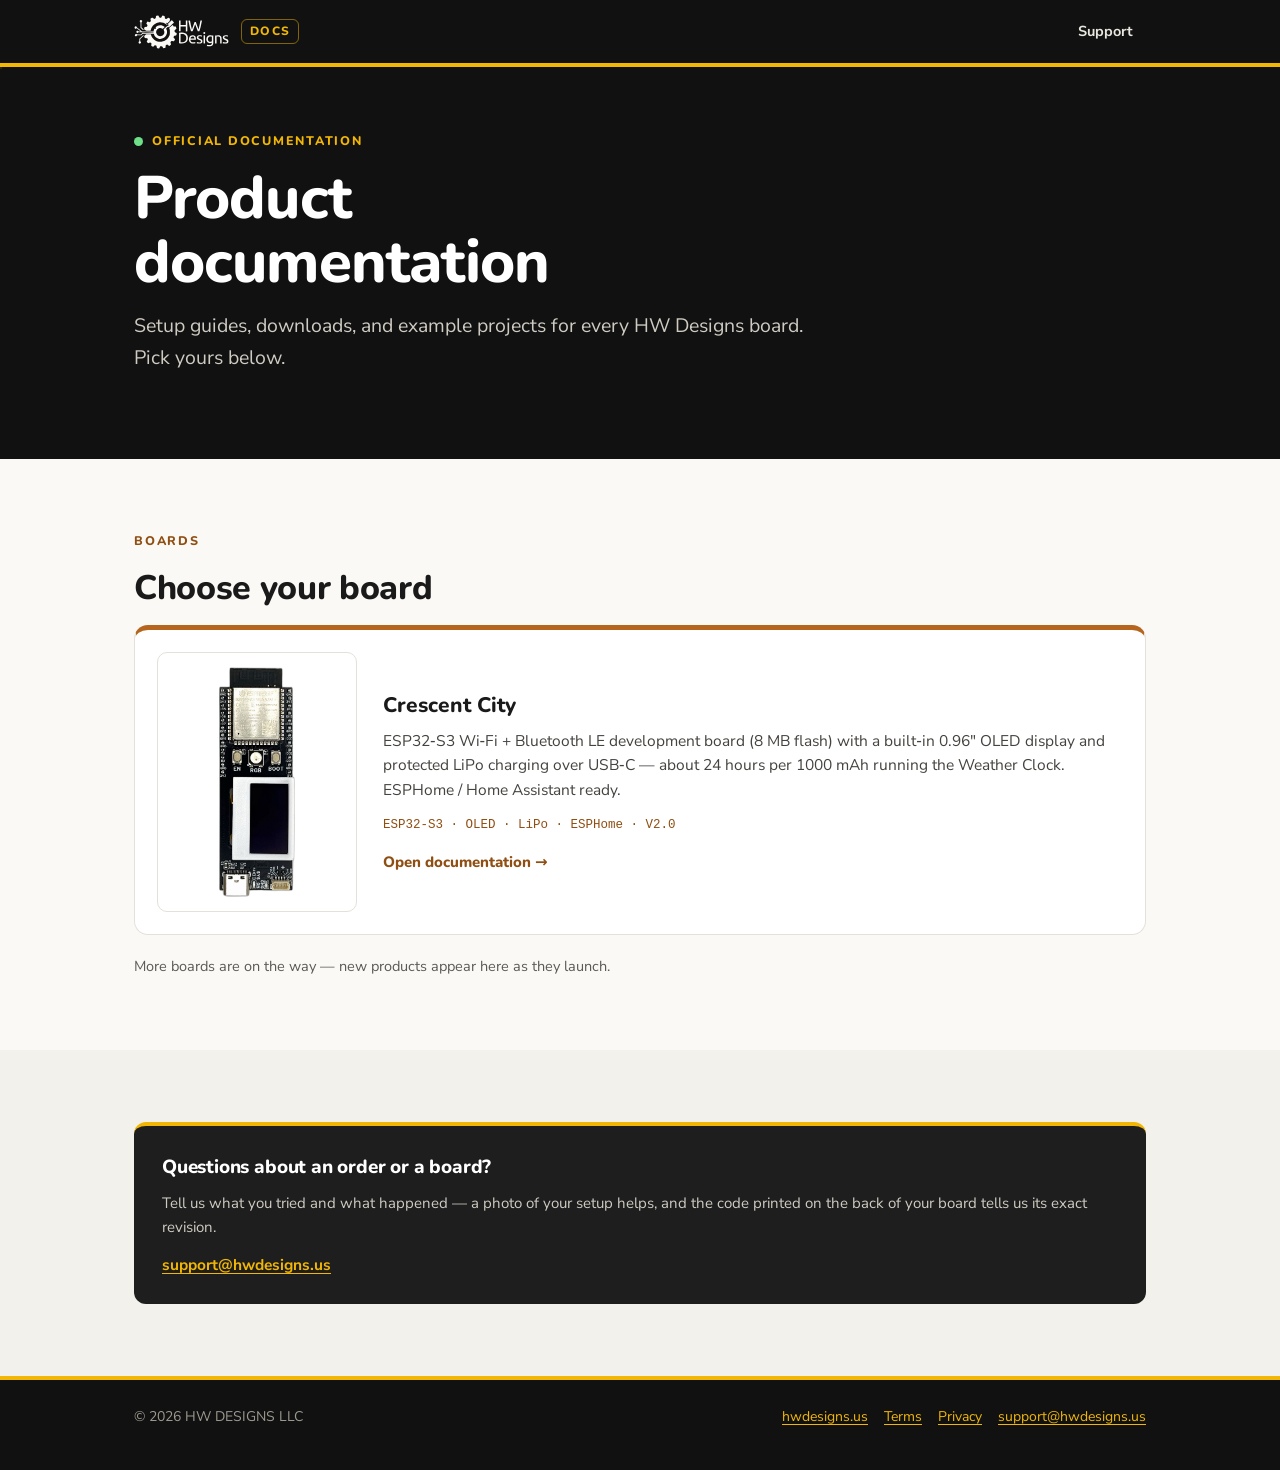
<file: index.html>
<!DOCTYPE html>
<html lang="en">
<!--
  HW Designs — documentation hub (site root)
  ───────────────────────────────────────────
  This page lists every board. Each board lives in its own folder
  (e.g. /esp32-s3/) with its own page, images, and documents.
  To add a new board: see "Adding a new board" in README.md.
-->
<head>
  <meta charset="UTF-8">
  <meta name="viewport" content="width=device-width, initial-scale=1.0">
  <title>Documentation · HW Designs</title>
  <meta name="description" content="Official documentation for HW Designs boards: setup guides, schematics, pinouts, 3D models, and example projects.">
  <meta property="og:title" content="HW Designs — Documentation">
  <meta property="og:description" content="Pick your board for setup guides, downloads, and example projects.">
  <meta property="og:url" content="https://docs.hwdesigns.us">
  <meta property="og:image" content="https://docs.hwdesigns.us/assets/og-esp32-s3.png">
  <meta name="twitter:card" content="summary_large_image">
  <meta name="color-scheme" content="light dark">
  <meta name="theme-color" content="#111111">
  <link rel="icon" href="assets/favicon.svg" type="image/svg+xml">
  <link rel="stylesheet" href="assets/site.css">
</head>
<body id="top">
  <a class="skip" href="#boards">Skip to boards</a>

  <header class="site-header">
    <div class="header-inner">
      <a class="brand" href="#top">
        <img src="assets/logo-white.svg" alt="HW Designs" class="logo" width="95" height="34" onerror="this.hidden=true;this.nextElementSibling.hidden=false">
        <span class="brand-fallback" hidden>HW&nbsp;Designs</span>
        <span class="brand-docs">Docs</span>
      </a>
      <nav class="site-nav" aria-label="Sections">
        <a href="#support">Support</a>
      </nav>
    </div>
  </header>

  <section class="hero">
    <div class="wrap">
      <p class="eyebrow"><span class="rgb-dot" aria-hidden="true"></span>Official documentation</p>
      <h1>Product documentation</h1>
      <p class="lede">Setup guides, downloads, and example projects for every HW&nbsp;Designs board. Pick yours below.</p>
    </div>
  </section>

  <main>
    <section id="boards" class="section">
      <div class="wrap">
        <p class="kicker">Boards</p>
        <h2>Choose your board</h2>
        <div class="grid-boards">
          <!-- To add a new board, copy this whole <a class="board-card"> block,
               change the href to the new board's folder, and update the
               image path, name, description, and tags. -->
          <a class="board-card" href="esp32-s3/">
            <span class="thumb">
              <!-- Keep this in sync with IMG_VERSION in esp32-s3/index.html when you post new photos -->
              <img src="esp32-s3/assets/top_view_V3.jpg" alt="Crescent City ESP32-S3 dev board" loading="lazy">
            </span>
            <span class="info">
              <span class="b-name">Crescent City</span>
              <span class="b-desc">ESP32&#8209;S3 Wi&#8209;Fi + Bluetooth&nbsp;LE development board (8&nbsp;MB flash) with a built&#8209;in 0.96&Prime; OLED display and protected LiPo charging over USB&#8209;C &mdash; about 24&nbsp;hours per 1000&nbsp;mAh running the Weather Clock. ESPHome / Home Assistant ready.</span>
              <span class="b-tags">ESP32-S3 &middot; OLED &middot; LiPo &middot; ESPHome &middot; V2.0</span>
              <span class="b-go">Open documentation&nbsp;&rarr;</span>
            </span>
          </a>
        </div>
        <p class="more-note">More boards are on the way &mdash; new products appear here as they launch.</p>
      </div>
    </section>

    <section id="support" class="section">
      <div class="wrap">
        <div class="contact">
          <h3>Questions about an order or a board?</h3>
          <p>Tell us what you tried and what happened &mdash; a photo of your setup helps, and the code printed on the back of your board tells us its exact revision.</p>
          <p><a href="mailto:support@hwdesigns.us">support@hwdesigns.us</a></p>
        </div>
      </div>
    </section>
  </main>

  <footer class="site-footer">
    <div class="wrap footer-inner">
      <span>&copy; 2026 HW DESIGNS LLC</span>
      <span class="footer-links"><a href="https://hwdesigns.us">hwdesigns.us</a><a href="https://hwdesigns.us/terms/">Terms</a><a href="https://hwdesigns.us/privacy/">Privacy</a><a href="mailto:support@hwdesigns.us">support@hwdesigns.us</a></span>
    </div>
  </footer>
  <!-- Cloudflare Web Analytics (cookieless; see https://hwdesigns.us/privacy/) --><script type='module' src='https://static.cloudflareinsights.com/beacon.min.js' data-cf-beacon='{"token": "139cc9ab586844b68c1e6253bc8a0aa7"}'></script><!-- End Cloudflare Web Analytics -->
</body>
</html>
</file>
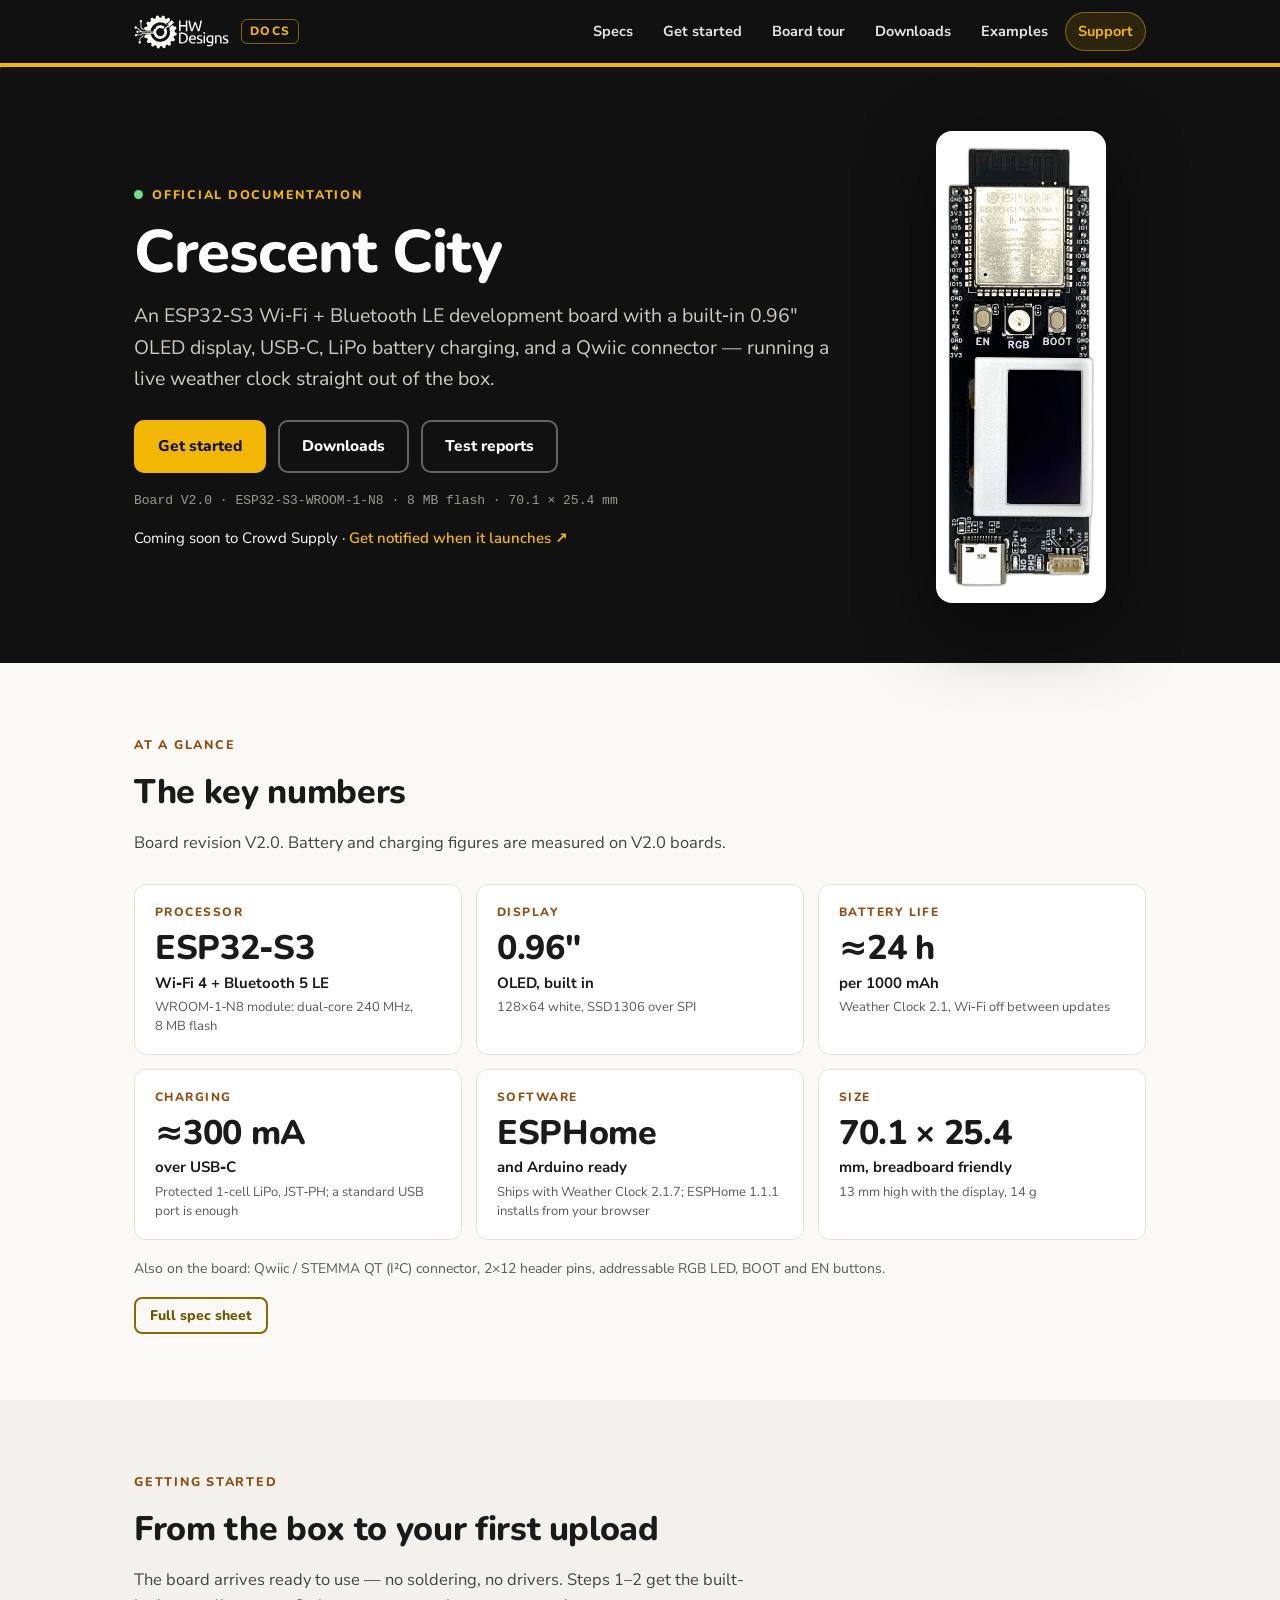
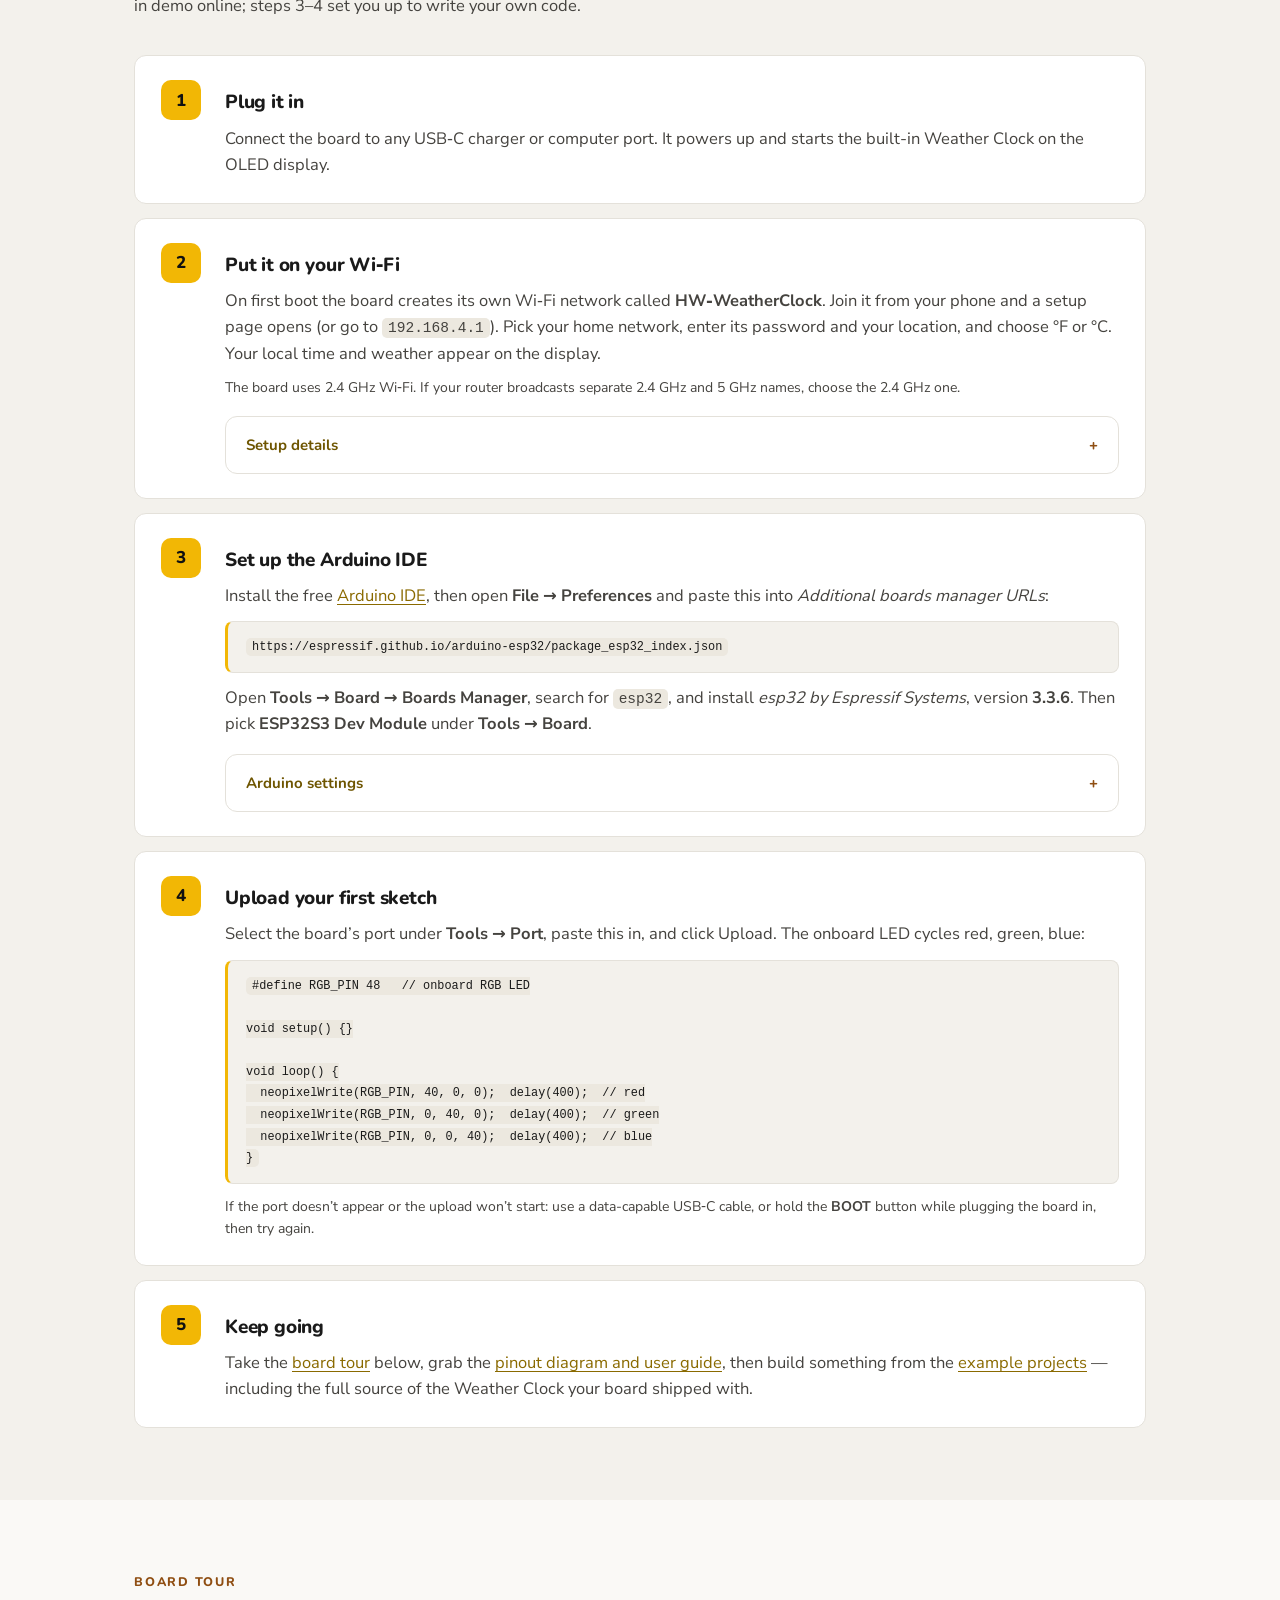
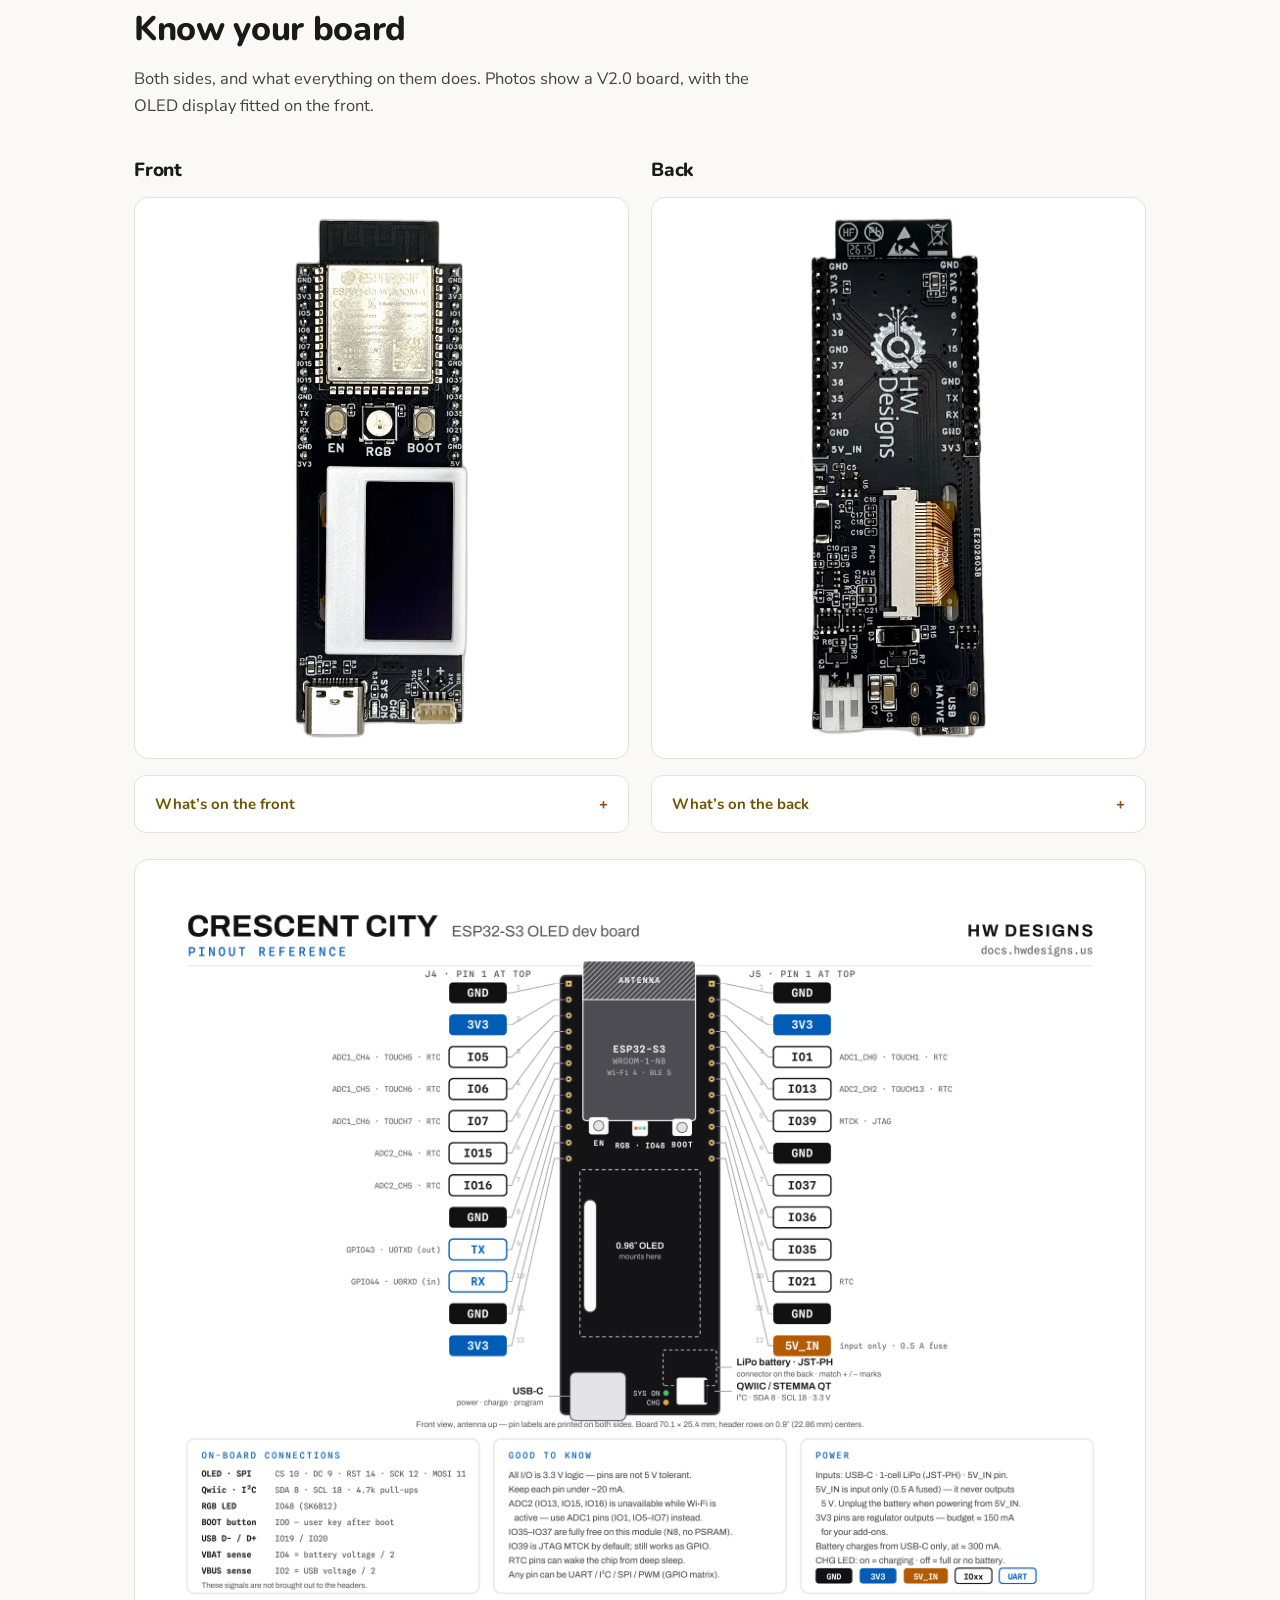
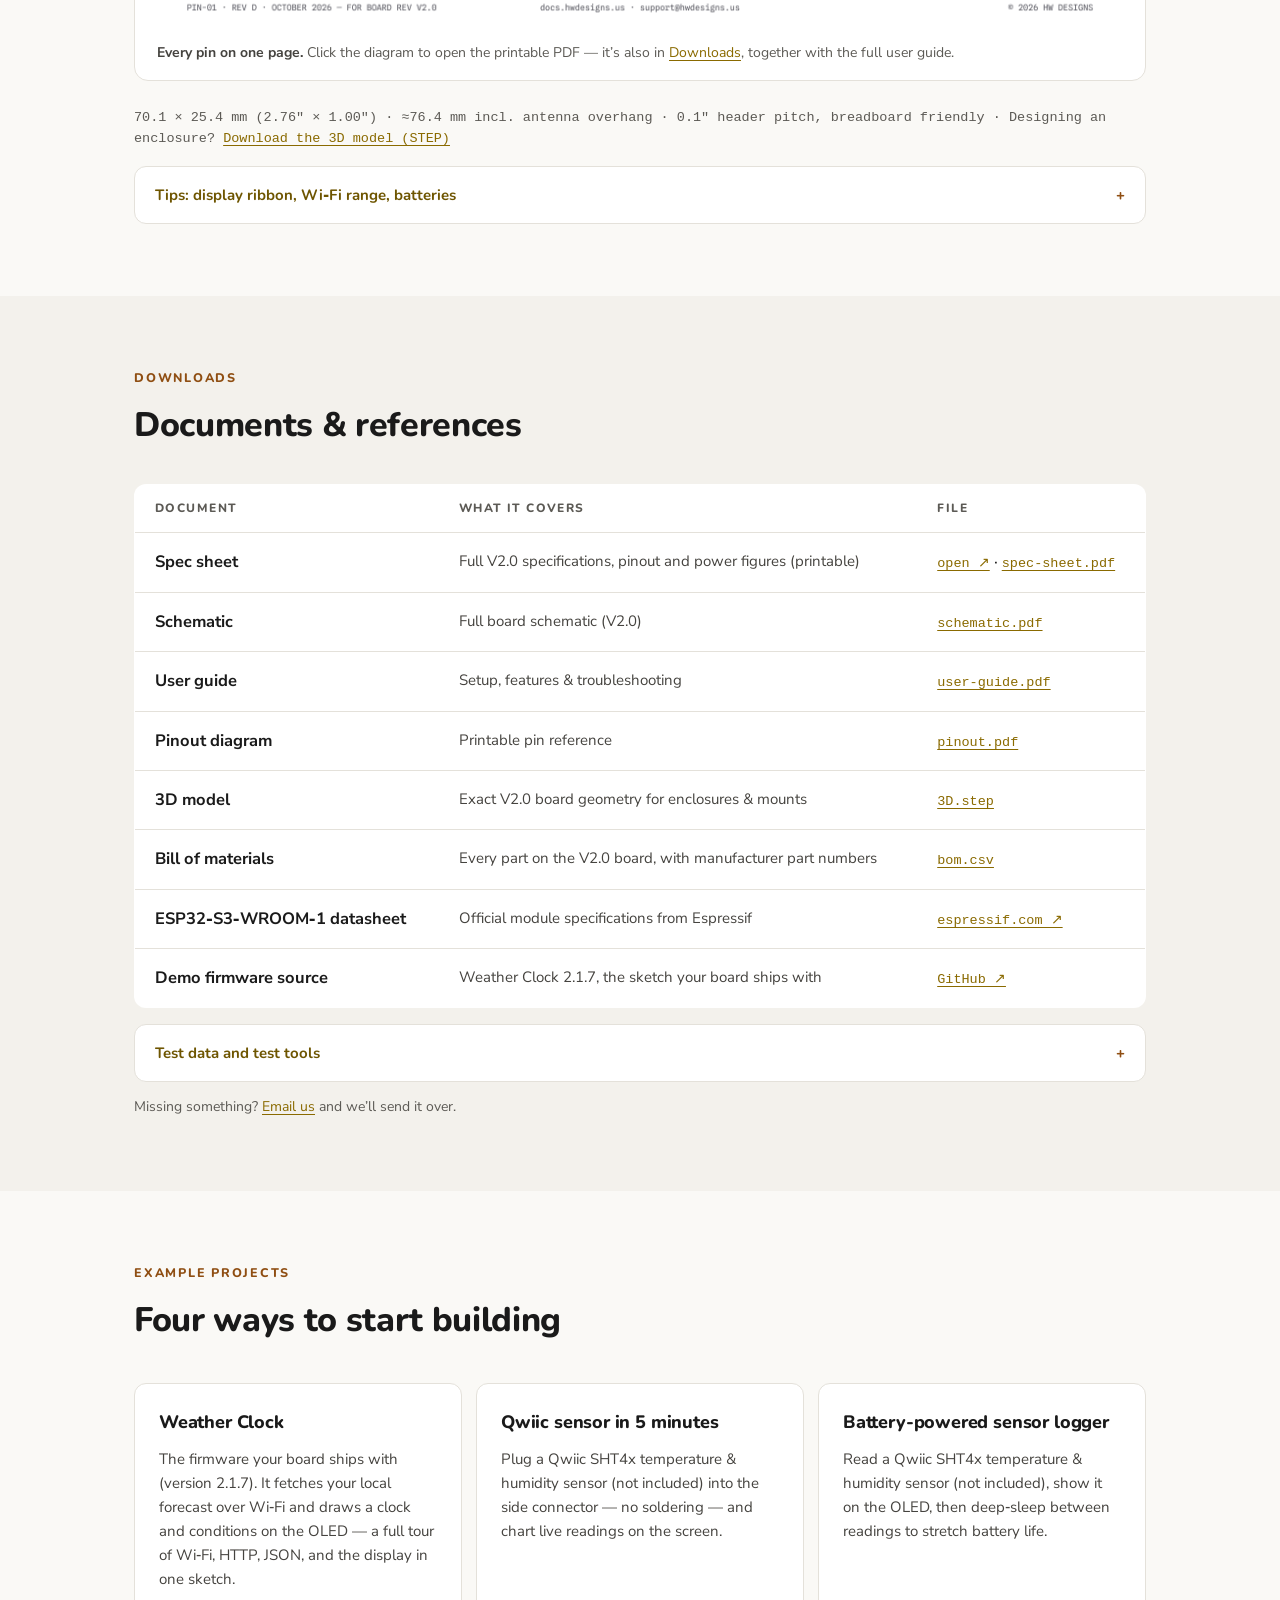
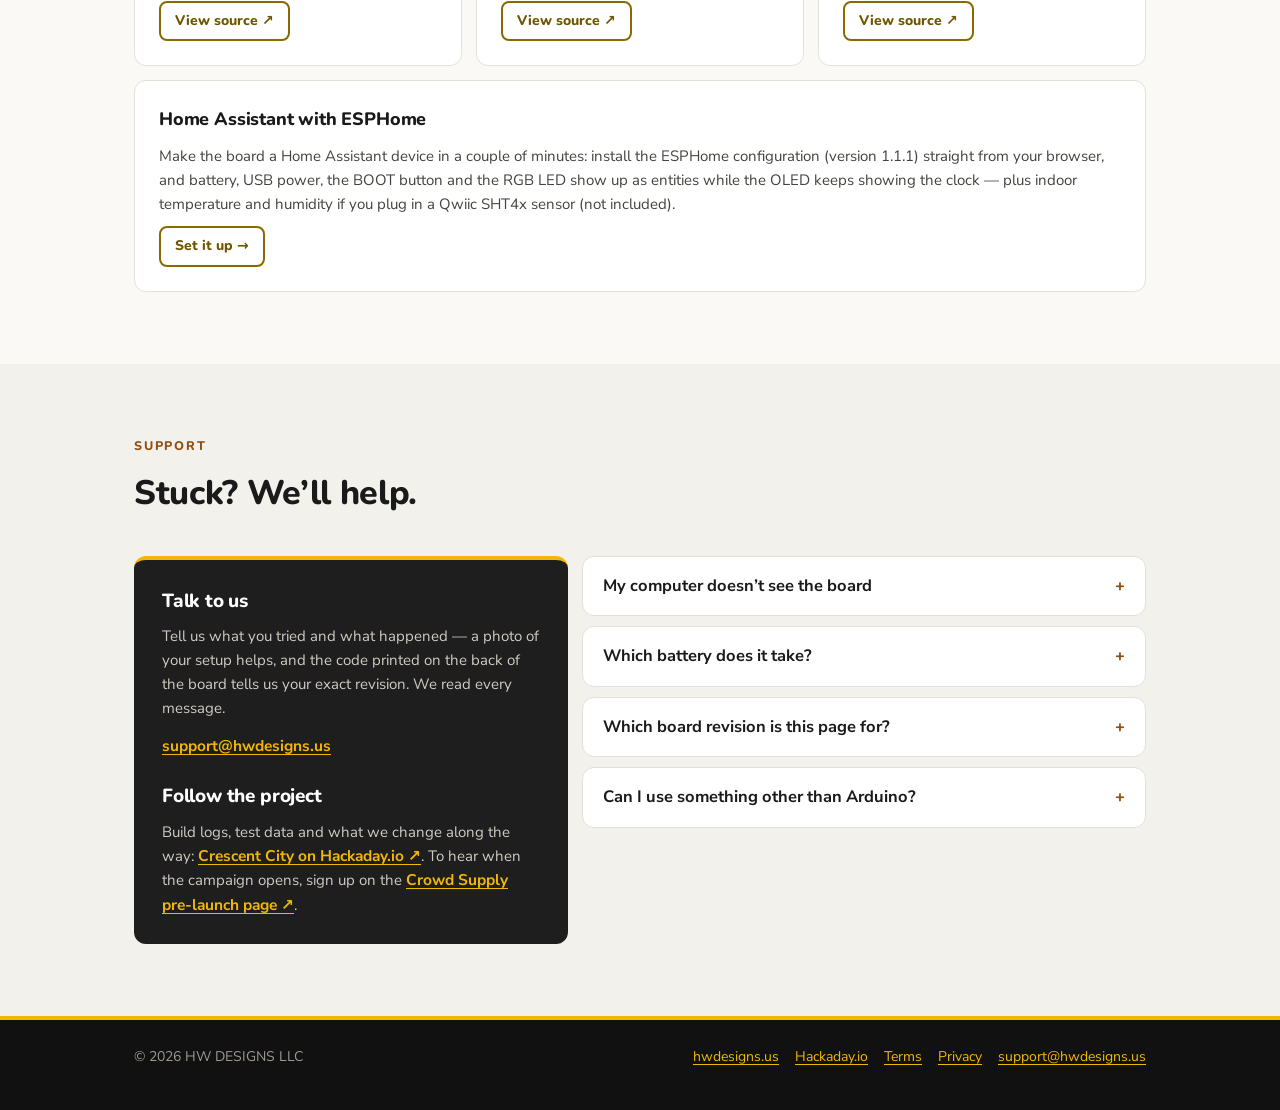
<file: esp32-s3/index.html>
<!DOCTYPE html>
<html lang="en">
<!--
  HW Designs — Crescent City board page (docs.hwdesigns.us/esp32-s3/)
  ─────────────────────────────────────────────────────
  Page content lives here; styles come from the shared stylesheet
  ../assets/site.css (HW Designs black & gold theme). Edit colors and fonts
  once in site.css and every page follows.
  Product photos: see IMG_VERSION below. Launch checklist: README.md.
-->
<head>
  <meta charset="UTF-8">
  <meta name="viewport" content="width=device-width, initial-scale=1.0">
  <title>Crescent City — ESP32-S3 Dev Board Documentation · HW Designs</title>
  <meta name="description" content="Official documentation for the HW Designs ESP32-S3 development board: getting started guide, board tour, schematic, user guide, pinout, 3D model, and example projects.">
  <meta property="og:title" content="Crescent City — ESP32-S3 Dev Board Documentation">
  <meta property="og:description" content="Getting started guide, downloads, and example projects for the HW Designs ESP32-S3 development board.">
  <meta property="og:url" content="https://docs.hwdesigns.us/esp32-s3/">
  <meta property="og:image" content="https://docs.hwdesigns.us/assets/og-esp32-s3.png">
  <meta name="twitter:card" content="summary_large_image">
  <meta name="color-scheme" content="light dark">
  <meta name="theme-color" content="#111111">

  <!-- ══════════════════════════════════════════════════════════════════════
       PRODUCT PHOTOS · SINGLE POINT OF CONTROL
       When you post new board photos, change ONE value below (IMG_VERSION),
       then upload the matching files to the assets/ folder. Nothing else moves.

         IMG_VERSION = "V3"  ->  loads  assets/top_view_V3.jpg
                                        assets/bottom_view_V3.jpg

       Next time, save the new photos as  ..._V4.jpg,  set IMG_VERSION = "V4".
       (Optional: pin one photo to a different version in IMG_OVERRIDES below.)
       ══════════════════════════════════════════════════════════════════════ -->
  <script>
    window.IMG_VERSION = "V3";          // <-- the "V" you bump each time
    window.IMG_OVERRIDES = {            // optional per-photo pins; leave empty to use IMG_VERSION for all
      // bottom_view: "V3",             //   e.g. only the back photo changed
    };
  </script>
  <link rel="icon" href="../assets/favicon.svg" type="image/svg+xml">
  <link rel="stylesheet" href="../assets/site.css">
  <style>
    /* Six key numbers: three per row on desktop, two on tablet, one on phone */
    .keynums{grid-template-columns:repeat(3,1fr)}
    @media (max-width:900px){.keynums{grid-template-columns:repeat(2,1fr)}}
    @media (max-width:560px){.keynums{grid-template-columns:1fr}}
    details[id]{scroll-margin-top:96px}   /* clear the sticky header when a link opens it */
  </style>
</head>
<body id="top">
  <a class="skip" href="#start">Skip to getting started</a>

  <header class="site-header">
    <div class="header-inner">
      <a class="brand" href="../" title="All HW Designs boards">
        <img src="../assets/logo-white.svg" alt="HW Designs" class="logo" width="95" height="34" onerror="this.hidden=true;this.nextElementSibling.hidden=false">
        <span class="brand-fallback" hidden>HW&nbsp;Designs</span>
        <span class="brand-docs">Docs</span>
      </a>
      <nav class="site-nav" aria-label="Sections">
        <a href="#specs">Specs</a>
        <a href="#start">Get started</a>
        <a href="#board">Board tour</a>
        <a href="#downloads">Downloads</a>
        <a href="#examples">Examples</a>
        <a href="#support">Support</a>
      </nav>
    </div>
  </header>

  <section class="hero">
    <div class="wrap hero-grid">
      <div>
        <p class="eyebrow"><span class="rgb-dot" aria-hidden="true"></span>Official documentation</p>
        <h1>Crescent City</h1>
        <p class="lede">An ESP32&#8209;S3 Wi&#8209;Fi + Bluetooth&nbsp;LE development board with a built&#8209;in 0.96&Prime; OLED display, USB&#8209;C, LiPo battery charging, and a Qwiic connector &mdash; running a live weather clock straight out of the box.</p>
        <div class="cta-row">
          <a class="btn btn-light" href="#start">Get started</a>
          <a class="btn btn-ghost" href="#downloads">Downloads</a>
          <a class="btn btn-ghost" href="#test-data">Test reports</a>
        </div>
        <p class="quickfacts">Board V2.0 &middot; ESP32-S3-WROOM-1-N8 &middot; 8 MB flash &middot; 70.1 &times; 25.4 mm</p>
        <p class="launch-note">Coming soon to Crowd Supply &middot; <a href="https://www.crowdsupply.com/hw-designs/crescent-city-dev-board" target="_blank" rel="noopener">Get notified when it launches&nbsp;&#8599;</a></p>
      </div>
      <figure class="hero-shot">
        <!-- Front photo of a V2.0 board with the OLED fitted (version set by IMG_VERSION above). -->
        <img data-img="top_view" alt="Front of the ESP32-S3 dev board, showing the Wi-Fi module, EN and BOOT buttons, RGB LED, and USB-C port">
      </figure>
    </div>
  </section>

  <main>
    <section id="specs" class="section">
      <div class="wrap">
        <p class="kicker">At a glance</p>
        <h2>The key numbers</h2>
        <p class="section-intro">Board revision V2.0. Battery and charging figures are measured on V2.0 boards.</p>
        <div class="grid-specs keynums">
          <div class="spec"><div class="label">Processor</div><div class="val"><span class="big">ESP32&#8209;S3</span>Wi&#8209;Fi&nbsp;4 + Bluetooth&nbsp;5&nbsp;LE<span class="sub">WROOM&#8209;1&#8209;N8 module: dual&#8209;core 240&nbsp;MHz, 8&nbsp;MB flash</span></div></div>
          <div class="spec"><div class="label">Display</div><div class="val"><span class="big">0.96&Prime;</span>OLED, built in<span class="sub">128&times;64 white, SSD1306 over SPI</span></div></div>
          <div class="spec"><div class="label">Battery life</div><div class="val"><span class="big">&asymp;24&nbsp;h</span>per 1000&nbsp;mAh<span class="sub">Weather Clock 2.1, Wi&#8209;Fi off between updates</span></div></div>
          <div class="spec"><div class="label">Charging</div><div class="val"><span class="big">&asymp;300&nbsp;mA</span>over USB&#8209;C<span class="sub">Protected 1&#8209;cell LiPo, JST&#8209;PH; a standard USB port is enough</span></div></div>
          <div class="spec"><div class="label">Software</div><div class="val"><span class="big">ESPHome</span>and Arduino ready<span class="sub">Ships with Weather Clock 2.1.7; ESPHome 1.1.1 installs from your browser</span></div></div>
          <div class="spec"><div class="label">Size</div><div class="val"><span class="big">70.1&nbsp;&times;&nbsp;25.4</span>mm, breadboard friendly<span class="sub">13&nbsp;mm high with the display, 14&nbsp;g</span></div></div>
        </div>
        <p class="hint" style="margin:18px 0 0">Also on the board: Qwiic&nbsp;/&nbsp;STEMMA&nbsp;QT (I&sup2;C) connector, 2&times;12 header pins, addressable RGB LED, BOOT and EN buttons.</p>
        <p style="margin:22px 0 0"><a class="btn-sm" href="specs/">Full spec sheet</a></p>
      </div>
    </section>

    <section id="start" class="section">
      <div class="wrap">
        <p class="kicker">Getting started</p>
        <h2>From the box to your first upload</h2>
        <p class="section-intro">The board arrives ready to use &mdash; no soldering, no drivers. Steps 1&ndash;2 get the built-in demo online; steps 3&ndash;4 set you up to write your own code.</p>

        <ol class="steps">
          <li class="step">
            <span class="step-no" aria-hidden="true">1</span>
            <div>
              <h3>Plug it in</h3>
              <p>Connect the board to any USB&#8209;C charger or computer port. It powers up and starts the built-in Weather Clock on the OLED display.</p>
            </div>
          </li>
          <li class="step">
            <span class="step-no" aria-hidden="true">2</span>
            <div>
              <h3>Put it on your Wi&#8209;Fi</h3>
              <p>On first boot the board creates its own Wi&#8209;Fi network called <strong>HW&#8209;WeatherClock</strong>. Join it from your phone and a setup page opens (or go to <code>192.168.4.1</code>). Pick your home network, enter its password and your location, and choose &deg;F or &deg;C. Your local time and weather appear on the display.</p>
              <p class="hint">The board uses 2.4&nbsp;GHz Wi&#8209;Fi. If your router broadcasts separate 2.4&nbsp;GHz and 5&nbsp;GHz names, choose the 2.4&nbsp;GHz one.</p>
              <details class="more">
                <summary>Setup details</summary>
                <div class="more-body">
                  <p><strong>Location:</strong> country, state or province, and city. A ZIP or postal code works in the city field, or type <code>latitude, longitude</code> instead. The board looks the place up and shows what it found. If it can&rsquo;t find the place, the setup page opens again so you can correct it.</p>
                  <p><strong>RGB LED:</strong> tinted by the temperature outside.</p>
                  <p><strong>BOOT button:</strong> a short press shows an info page (location, firmware version, IP address, battery). To change Wi&#8209;Fi or location later, hold <strong>BOOT</strong> for 3 seconds.</p>
                </div>
              </details>
            </div>
          </li>
          <li class="step">
            <span class="step-no" aria-hidden="true">3</span>
            <div>
              <h3>Set up the Arduino IDE</h3>
              <p>Install the free <a href="https://www.arduino.cc/en/software" target="_blank" rel="noopener">Arduino IDE</a>, then open <strong>File &rarr; Preferences</strong> and paste this into <em>Additional boards manager URLs</em>:</p>
              <pre><code>https://espressif.github.io/arduino-esp32/package_esp32_index.json</code></pre>
              <p>Open <strong>Tools &rarr; Board &rarr; Boards Manager</strong>, search for <code>esp32</code>, and install <em>esp32 by Espressif Systems</em>, version <strong>3.3.6</strong>. Then pick <strong>ESP32S3 Dev Module</strong> under <strong>Tools &rarr; Board</strong>.</p>
              <details class="more">
                <summary>Arduino settings</summary>
                <div class="more-body">
                  <p>Match these settings under <strong>Tools</strong>:</p>
                  <table class="settings">
                    <tr><th>Board</th><td>ESP32S3 Dev Module</td></tr>
                    <tr><th>USB CDC On Boot</th><td>Enabled</td></tr>
                    <tr><th>Flash Size</th><td>8MB (64Mb)</td></tr>
                    <tr><th>Partition Scheme</th><td>8M with spiffs (3MB APP/1.5MB SPIFFS)</td></tr>
                  </table>
                  <p>Stay on version 3.3.6 of the board package: versions 3.3.7&ndash;3.3.10 have a Bluetooth bug.</p>
                  <p class="hint">No driver install is needed &mdash; the board uses the ESP32&#8209;S3&rsquo;s native USB, which Windows&nbsp;10/11, macOS, and Linux recognize out of the box.</p>
                </div>
              </details>
            </div>
          </li>
          <li class="step">
            <span class="step-no" aria-hidden="true">4</span>
            <div>
              <h3>Upload your first sketch</h3>
              <p>Select the board&rsquo;s port under <strong>Tools &rarr; Port</strong>, paste this in, and click Upload. The onboard LED cycles red, green, blue:</p>
              <pre><code>#define RGB_PIN 48   // onboard RGB LED

void setup() {}

void loop() {
  neopixelWrite(RGB_PIN, 40, 0, 0);  delay(400);  // red
  neopixelWrite(RGB_PIN, 0, 40, 0);  delay(400);  // green
  neopixelWrite(RGB_PIN, 0, 0, 40);  delay(400);  // blue
}</code></pre>
              <p class="hint">If the port doesn&rsquo;t appear or the upload won&rsquo;t start: use a data-capable USB&#8209;C cable, or hold the <strong>BOOT</strong> button while plugging the board in, then try again.</p>
            </div>
          </li>
          <li class="step">
            <span class="step-no" aria-hidden="true">5</span>
            <div>
              <h3>Keep going</h3>
              <p>Take the <a href="#board">board tour</a> below, grab the <a href="#downloads">pinout diagram and user guide</a>, then build something from the <a href="#examples">example projects</a> &mdash; including the full source of the Weather Clock your board shipped with.</p>
            </div>
          </li>
        </ol>
      </div>
    </section>

    <section id="board" class="section">
      <div class="wrap">
        <p class="kicker">Board tour</p>
        <h2>Know your board</h2>
        <p class="section-intro">Both sides, and what everything on them does. Photos show a V2.0 board, with the OLED display fitted on the front.</p>

        <div class="tour-grid">
          <div class="tour-col">
            <h3>Front</h3>
            <div class="render-frame">
              <!-- Photo version is controlled by IMG_VERSION at the top of this file. -->
              <img data-img="top_view" alt="Front of the board: ESP32-S3 module with antenna at top, EN and BOOT buttons with RGB LED between them, OLED display in the middle, USB-C at the bottom" loading="lazy">
            </div>
            <details class="more">
              <summary>What&rsquo;s on the front</summary>
              <div class="more-body">
                <ul class="feat">
                  <li>ESP32&#8209;S3 module up top &mdash; its antenna end sticks out past the board; keep it clear of metal.</li>
                  <li><strong>EN</strong> (reset) and <strong>BOOT</strong> buttons, with the RGB status LED between them.</li>
                  <li>USB&#8209;C for power, charging, and programming.</li>
                  <li><strong>CHG</strong> and <strong>SYS&nbsp;ON</strong> indicator LEDs by the USB port.</li>
                  <li>Qwiic&nbsp;/&nbsp;STEMMA&nbsp;QT connector (JST&#8209;SH 4&#8209;pin) for solder-free I&sup2;C sensors.</li>
                  <li>Pin names printed beside every header pin, so you can wire it up without flipping the board.</li>
                </ul>
              </div>
            </details>
          </div>
          <div class="tour-col">
            <h3>Back</h3>
            <div class="render-frame">
              <img data-img="bottom_view" alt="Back of the board: silkscreen labels for every header pin, 30-pin display ribbon connector in the middle, battery connector with polarity marks at the bottom" loading="lazy">
            </div>
            <details class="more">
              <summary>What&rsquo;s on the back</summary>
              <div class="more-body">
                <ul class="feat">
                  <li>Every header pin labeled on the back too &mdash; power (3V3, GND, 5V_IN), GPIO numbers, and TX/RX.</li>
                  <li>30&#8209;pin ribbon connector for the OLED display.</li>
                  <li>LiPo battery connector (JST&#8209;PH 2.0&nbsp;mm) with polarity marked <strong>+</strong>&nbsp;/&nbsp;<strong>&minus;</strong>.</li>
                  <li>Board revision code printed along the edge (<code>EE202603B</code> on V2.0) &mdash; include it when you contact support.</li>
                </ul>
              </div>
            </details>
          </div>
        </div>

        <figure class="diagram-frame">
          <a href="docs/pinout.pdf" target="_blank" rel="noopener" title="Open the printable pinout PDF">
            <img src="assets/pinout.png" alt="Pinout reference diagram: J4 and J5 header maps showing every GPIO with its ADC, touch, and RTC functions, UART TX/RX, power pins, and callouts for the USB-C port, battery and Qwiic connectors, plus on-board connection, good-to-know, and power summary tables" width="1980" height="1530" loading="lazy">
          </a>
          <figcaption class="diagram-caption"><b>Every pin on one page.</b> Click the diagram to open the printable PDF &mdash; it&rsquo;s also in <a href="#downloads">Downloads</a>, together with the full user guide.</figcaption>
        </figure>

        <p class="dims">70.1 &times; 25.4 mm (2.76&Prime; &times; 1.00&Prime;) &middot; &asymp;76.4 mm incl. antenna overhang &middot; 0.1&Prime; header pitch, breadboard friendly &middot; Designing an enclosure? <a href="docs/3D.step">Download the 3D model (STEP)</a></p>

        <details class="more">
          <summary>Tips: display ribbon, Wi&#8209;Fi range, batteries</summary>
          <div class="more-body">
            <div class="notes">
              <div class="note">
                <h4>The display ribbon</h4>
                <p>The 0.96&Prime; OLED sits on the front; its ribbon cable passes through the slot to the connector on the back.</p>
              </div>
              <div class="note">
                <h4>Best Wi&#8209;Fi range</h4>
                <p>Let the antenna end hang over the edge of your breadboard or enclosure. Metal, batteries, and hands near the antenna end reduce range.</p>
              </div>
              <div class="note">
                <h4>Before you plug in a battery</h4>
                <p>Use a single-cell 3.7&nbsp;V LiPo (600&nbsp;mAh or larger) with a JST&#8209;PH 2.0&nbsp;mm plug and match the <strong>+</strong>&nbsp;/&nbsp;<strong>&minus;</strong> marks on the board. Battery lead polarity is not standardized between vendors &mdash; check every new battery.</p>
              </div>
            </div>
          </div>
        </details>
      </div>
    </section>

    <section id="downloads" class="section">
      <div class="wrap">
        <p class="kicker">Downloads</p>
        <h2>Documents &amp; references</h2>
        <table class="dl-table">
          <thead>
            <tr><th>Document</th><th class="dl-desc-col">What it covers</th><th>File</th></tr>
          </thead>
          <tbody>
            <!-- These links point at files inside this site's docs/ folder.
                 Upload replacements there with these exact names (see docs/README.txt). -->
            <tr>
              <td class="dl-name">Spec sheet</td>
              <td class="dl-desc dl-desc-col">Full V2.0 specifications, pinout and power figures (printable)</td>
              <td class="dl-file"><a href="specs/">open&nbsp;&#8599;</a> &middot; <a href="docs/spec-sheet.pdf" target="_blank" rel="noopener">spec-sheet.pdf</a></td>
            </tr>
            <tr>
              <td class="dl-name">Schematic</td>
              <td class="dl-desc dl-desc-col">Full board schematic (V2.0)</td>
              <td class="dl-file"><a href="docs/schematic.pdf" target="_blank" rel="noopener">schematic.pdf</a></td>
            </tr>
            <tr>
              <td class="dl-name">User guide</td>
              <td class="dl-desc dl-desc-col">Setup, features &amp; troubleshooting</td>
              <td class="dl-file"><a href="docs/user-guide.pdf" target="_blank" rel="noopener">user-guide.pdf</a></td>
            </tr>
            <tr>
              <td class="dl-name">Pinout diagram</td>
              <td class="dl-desc dl-desc-col">Printable pin reference</td>
              <td class="dl-file"><a href="docs/pinout.pdf" target="_blank" rel="noopener">pinout.pdf</a></td>
            </tr>
            <tr>
              <td class="dl-name">3D model</td>
              <td class="dl-desc dl-desc-col">Exact V2.0 board geometry for enclosures &amp; mounts</td>
              <td class="dl-file"><a href="docs/3D.step">3D.step</a></td>
            </tr>
            <tr>
              <td class="dl-name">Bill of materials</td>
              <td class="dl-desc dl-desc-col">Every part on the V2.0 board, with manufacturer part numbers</td>
              <td class="dl-file"><a href="docs/bom.csv">bom.csv</a></td>
            </tr>
            <tr>
              <td class="dl-name">ESP32&#8209;S3&#8209;WROOM&#8209;1 datasheet</td>
              <td class="dl-desc dl-desc-col">Official module specifications from Espressif</td>
              <td class="dl-file"><a href="https://www.espressif.com/sites/default/files/documentation/esp32-s3-wroom-1_wroom-1u_datasheet_en.pdf" target="_blank" rel="noopener">espressif.com&nbsp;&#8599;</a></td>
            </tr>
            <tr>
              <td class="dl-name">Demo firmware source</td>
              <td class="dl-desc dl-desc-col">Weather Clock 2.1.7, the sketch your board ships with</td>
              <td class="dl-file"><a href="https://github.com/HW-DESIGNS-LLC/docs/tree/main/esp32-s3/firmware" target="_blank" rel="noopener">GitHub&nbsp;&#8599;</a></td>
            </tr>
          </tbody>
        </table>

        <details class="more" id="test-data">
          <summary>Test data and test tools</summary>
          <div class="more-body">
            <table class="dl-table">
              <thead>
                <tr><th>Document</th><th class="dl-desc-col">What it covers</th><th>File</th></tr>
              </thead>
              <tbody>
                <tr>
                  <td class="dl-name">V1.0 test report</td>
                  <td class="dl-desc dl-desc-col">120 of 122 tests passed &mdash; every test, the power measurements and known issues</td>
                  <td class="dl-file"><a href="dvt/">open report&nbsp;&#8599;</a></td>
                </tr>
                <tr>
                  <td class="dl-name">V2.0 test report</td>
                  <td class="dl-desc dl-desc-col">In progress &mdash; battery life, charging and low-battery shutdown results</td>
                  <td class="dl-file"><a href="dvt/v2/">open report&nbsp;&#8599;</a></td>
                </tr>
                <tr>
                  <td class="dl-name">Battery test data</td>
                  <td class="dl-desc dl-desc-col">Full discharge and full charge of a real cell, 10-second averages (CSV)</td>
                  <td class="dl-file"><a href="docs/battery_full_discharge_revA_10s.csv">V1.0&nbsp;discharge</a> &middot; <a href="docs/battery_full_charge_revA_10s.csv">V1.0&nbsp;charge</a> &middot; <a href="docs/battery_full_discharge_revB_10s.csv">V2.0&nbsp;discharge</a> &middot; <a href="docs/battery_full_charge_revB_10s.csv">V2.0&nbsp;charge</a></td>
                </tr>
                <!-- DVT tools used for the V1.0 tests -->
                <tr>
                  <td class="dl-name">DVT firmware guide</td>
                  <td class="dl-desc dl-desc-col">How to flash &amp; run the DVT firmware pack, for the V1.0 test IDs</td>
                  <td class="dl-file"><a href="docs/DVT_Firmware_Guide.docx">guide.docx</a></td>
                </tr>
                <tr>
                  <td class="dl-name">DVT helper firmware</td>
                  <td class="dl-desc dl-desc-col">Serial-menu bring-up &amp; self-test sketch (Arduino)</td>
                  <td class="dl-file"><a href="docs/DVT_Helper.ino">DVT_Helper.ino</a></td>
                </tr>
              </tbody>
            </table>
          </div>
        </details>
        <p class="table-note">Missing something? <a href="#support">Email us</a> and we&rsquo;ll send it over.</p>
      </div>
    </section>

    <section id="examples" class="section">
      <div class="wrap">
        <p class="kicker">Example projects</p>
        <h2>Four ways to start building</h2>
        <div class="grid-ex">
          <div class="card">
            <h3>Weather Clock</h3>
            <p>The firmware your board ships with (version 2.1.7). It fetches your local forecast over Wi&#8209;Fi and draws a clock and conditions on the OLED &mdash; a full tour of Wi&#8209;Fi, HTTP, JSON, and the display in one sketch.</p>
            <a class="btn-sm" href="https://github.com/HW-DESIGNS-LLC/docs/tree/main/esp32-s3/firmware/WeatherClock" target="_blank" rel="noopener">View source&nbsp;&#8599;</a>
          </div>
          <div class="card">
            <h3>Qwiic sensor in 5 minutes</h3>
            <p>Plug a Qwiic SHT4x temperature &amp; humidity sensor (not included) into the side connector &mdash; no soldering &mdash; and chart live readings on the screen.</p>
            <a class="btn-sm" href="https://github.com/HW-DESIGNS-LLC/docs/tree/main/esp32-s3/firmware/QwiicSensor" target="_blank" rel="noopener">View source&nbsp;&#8599;</a>
          </div>
          <div class="card">
            <h3>Battery-powered sensor logger</h3>
            <p>Read a Qwiic SHT4x temperature &amp; humidity sensor (not included), show it on the OLED, then deep&#8209;sleep between readings to stretch battery life.</p>
            <a class="btn-sm" href="https://github.com/HW-DESIGNS-LLC/docs/tree/main/esp32-s3/firmware/BatteryLogger" target="_blank" rel="noopener">View source&nbsp;&#8599;</a>
          </div>
        </div>
        <div class="card" style="margin-top:14px">
          <h3>Home Assistant with ESPHome</h3>
          <p>Make the board a Home Assistant device in a couple of minutes: install the ESPHome configuration (version 1.1.1) straight from your browser, and battery, USB power, the BOOT button and the RGB LED show up as entities while the OLED keeps showing the clock &mdash; plus indoor temperature and humidity if you plug in a Qwiic SHT4x sensor (not included).</p>
          <a class="btn-sm" href="esphome/">Set it up&nbsp;&rarr;</a>
        </div>
      </div>
    </section>

    <section id="support" class="section">
      <div class="wrap">
        <p class="kicker">Support</p>
        <h2>Stuck? We&rsquo;ll help.</h2>
        <div class="grid-support">
          <div class="contact">
            <h3>Talk to us</h3>
            <p>Tell us what you tried and what happened &mdash; a photo of your setup helps, and the code printed on the back of the board tells us your exact revision. We read every message.</p>
            <p><a href="mailto:support@hwdesigns.us">support@hwdesigns.us</a></p>
            <h3 style="margin-top:22px">Follow the project</h3>
            <p>Build logs, test data and what we change along the way: <a href="https://hackaday.io/project/207276-crescent-city-dev-board" target="_blank" rel="noopener">Crescent City on Hackaday.io&nbsp;&#8599;</a>. To hear when the campaign opens, sign up on the <a href="https://www.crowdsupply.com/hw-designs/crescent-city-dev-board" target="_blank" rel="noopener">Crowd Supply pre-launch page&nbsp;&#8599;</a>.</p>
          </div>
          <div class="faq">
            <details>
              <summary>My computer doesn&rsquo;t see the board</summary>
              <p>Use a data-capable USB&#8209;C cable &mdash; many bundled cables are charge-only. No drivers are needed on Windows&nbsp;10/11, macOS, or Linux. If the port still doesn&rsquo;t appear, hold the <strong>BOOT</strong> button while plugging the board in, then release it and check again.</p>
            </details>
            <details>
              <summary>Which battery does it take?</summary>
              <p>A single-cell 3.7&nbsp;V LiPo, 600&nbsp;mAh or larger, with a JST&#8209;PH 2.0&nbsp;mm plug (the socket is on the back). It charges from USB&#8209;C at &asymp;300&nbsp;mA and runs the Weather Clock for about 24&nbsp;hours per 1000&nbsp;mAh, at about 41&nbsp;mA (<a href="dvt/v2/#battery">measured on a full discharge</a>). The battery is optional: on USB&#8209;C alone the board runs normally and the screen shows a USB plug in place of the battery icon.</p>
              <p>On battery, the Weather Clock switches the Wi&#8209;Fi radio off between weather updates, so the board is not reachable on your network in between. When the battery runs low it shows &ldquo;charge me&rdquo; and goes to sleep; plug in USB&#8209;C to wake it. On-board protection guards against over-charge, over-discharge, over-current, and reverse polarity. Match the <strong>+</strong>&nbsp;/&nbsp;<strong>&minus;</strong> marks next to the connector &mdash; battery lead polarity varies between vendors.</p>
            </details>
            <details>
              <summary>Which board revision is this page for?</summary>
              <p>Board revision <strong>V2.0</strong> &mdash; the code <code>EE202603B</code> is printed along the back edge. The V1.0 prototypes carry the code <code>EE202603A</code>. V2.0 uses a JST&#8209;PH 2.0&nbsp;mm battery connector (was JST&#8209;XH), charges at &asymp;300&nbsp;mA (was &asymp;200&nbsp;mA), and adds pin labels on the front. Test results: the <a href="dvt/">V1.0 test report</a> (120 of 122 tests passed) and the <a href="dvt/v2/">V2.0 test report</a> (in progress).</p>
            </details>
            <details>
              <summary>Can I use something other than Arduino?</summary>
              <p>Yes. It&rsquo;s a standard ESP32&#8209;S3 (8&nbsp;MB flash, no PSRAM), so ESP&#8209;IDF, MicroPython and CircuitPython should work with their generic ESP32&#8209;S3 builds &mdash; we haven&rsquo;t tested them yet. We test with Arduino and <a href="esphome/">ESPHome</a>; use the <a href="docs/pinout.pdf">pinout</a> for the display, LED and button pins.</p>
            </details>
          </div>
        </div>
      </div>
    </section>
  </main>

  <footer class="site-footer">
    <div class="wrap footer-inner">
      <span>&copy; 2026 HW DESIGNS LLC</span>
      <span class="footer-links"><a href="https://hwdesigns.us">hwdesigns.us</a><a href="https://hackaday.io/project/207276-crescent-city-dev-board" target="_blank" rel="noopener">Hackaday.io</a><a href="https://hwdesigns.us/terms/">Terms</a><a href="https://hwdesigns.us/privacy/">Privacy</a><a href="mailto:support@hwdesigns.us">support@hwdesigns.us</a></span>
    </div>
  </footer>
  <script>
    /* Applies IMG_VERSION (set at the top of this file) to every product photo.
       Each <img data-img="NAME"> loads assets/NAME_<version>.jpg.
       If that versioned file is missing, it falls back to assets/NAME.jpg. */
    (function () {
      var V = window.IMG_VERSION || "";
      var OV = window.IMG_OVERRIDES || {};
      document.querySelectorAll('img[data-img]').forEach(function (img) {
        var name = img.getAttribute('data-img');
        var ver  = OV[name] || V;
        var base = 'assets/' + name + '.jpg';
        img.addEventListener('error', function onErr() {
          img.removeEventListener('error', onErr);
          if (img.getAttribute('src') !== base) {
            console.warn('Missing ' + img.getAttribute('src') + ' — falling back to ' + base);
            img.src = base;
          }
        });
        img.src = ver ? 'assets/' + name + '_' + ver + '.jpg' : base;
      });
    })();

    /* A link to a collapsed section (e.g. "Test reports" -> #test-data) opens it. */
    (function () {
      function openById(id) {
        var el = id && document.getElementById(id);
        if (el && el.tagName === 'DETAILS') el.open = true;
      }
      document.addEventListener('click', function (e) {
        var a = e.target.closest && e.target.closest('a[href^="#"]');
        if (a) openById(a.getAttribute('href').slice(1));
      });
      openById(location.hash.slice(1));
    })();
  </script>
  <script src="../assets/site.js" defer></script>
  <!-- Cloudflare Web Analytics (cookieless; see https://hwdesigns.us/privacy/) --><script type='module' src='https://static.cloudflareinsights.com/beacon.min.js' data-cf-beacon='{"token": "139cc9ab586844b68c1e6253bc8a0aa7"}'></script><!-- End Cloudflare Web Analytics -->
</body>
</html>
</file>
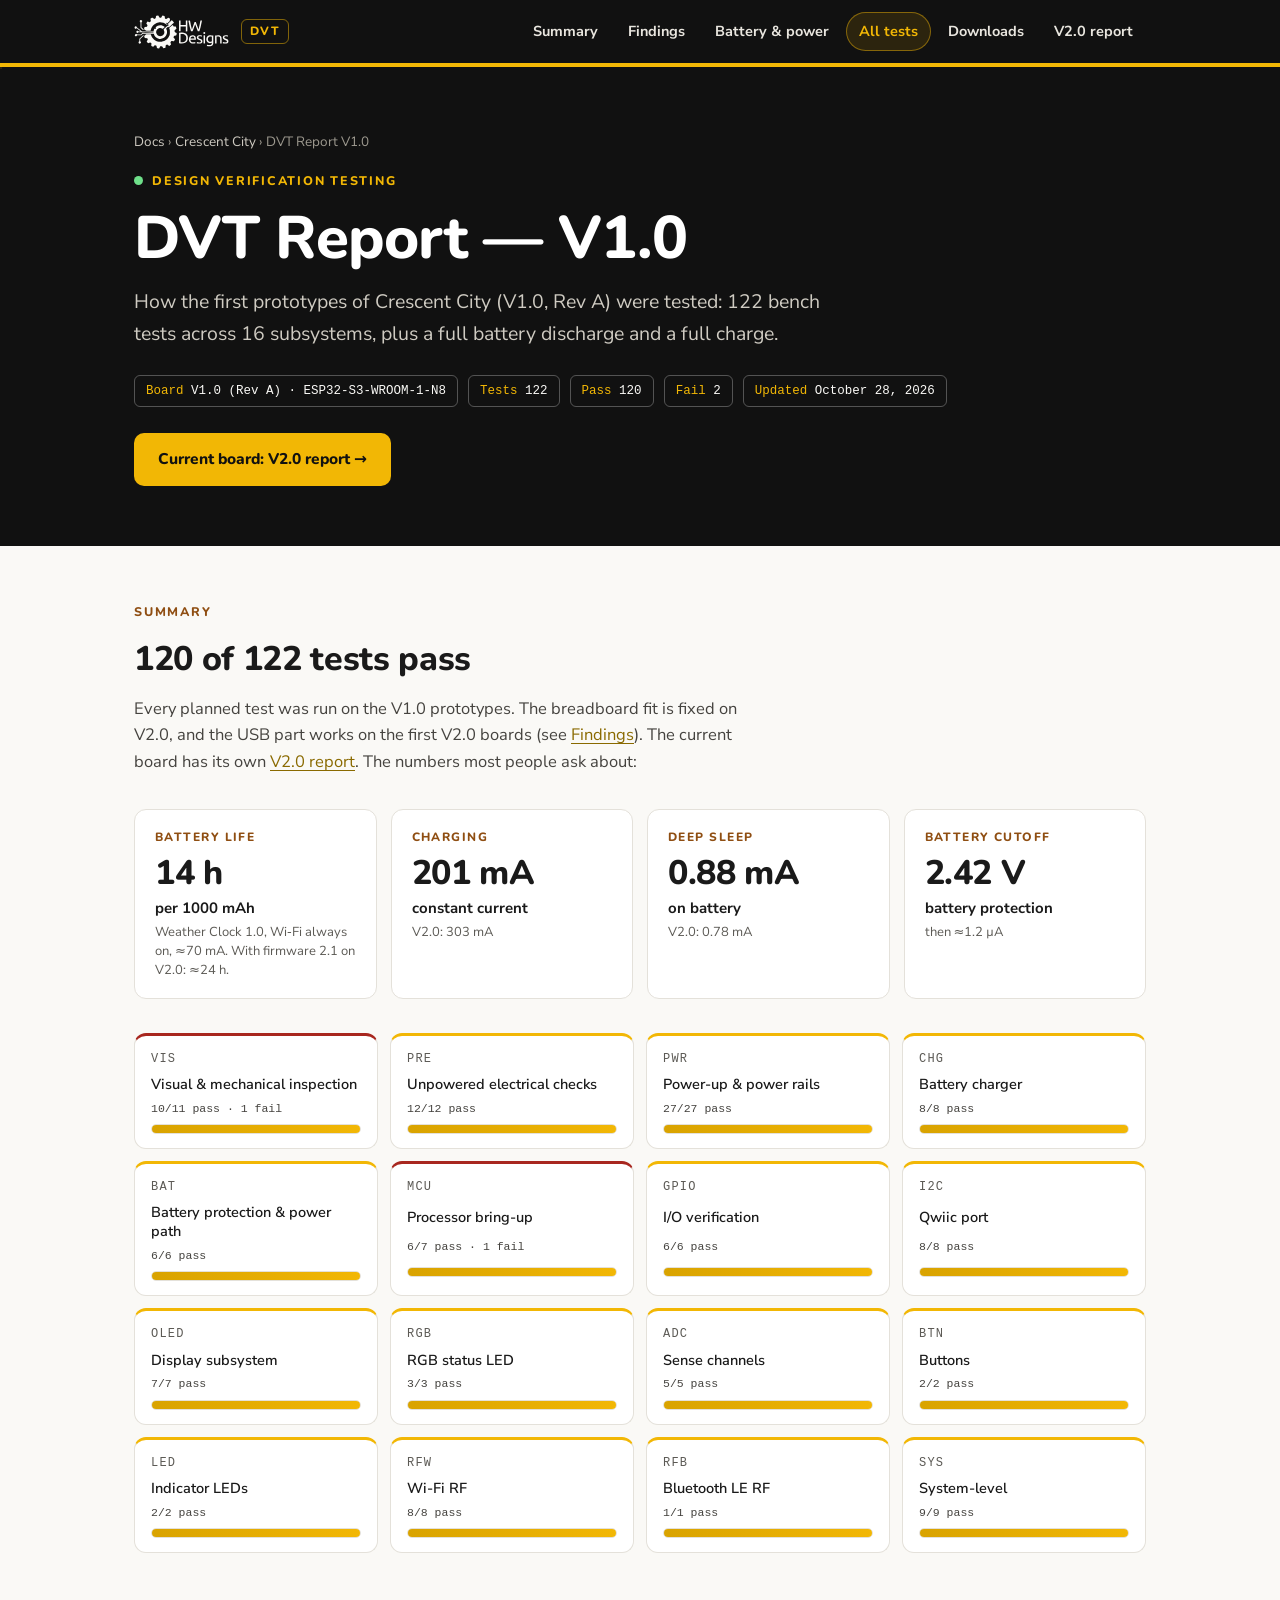
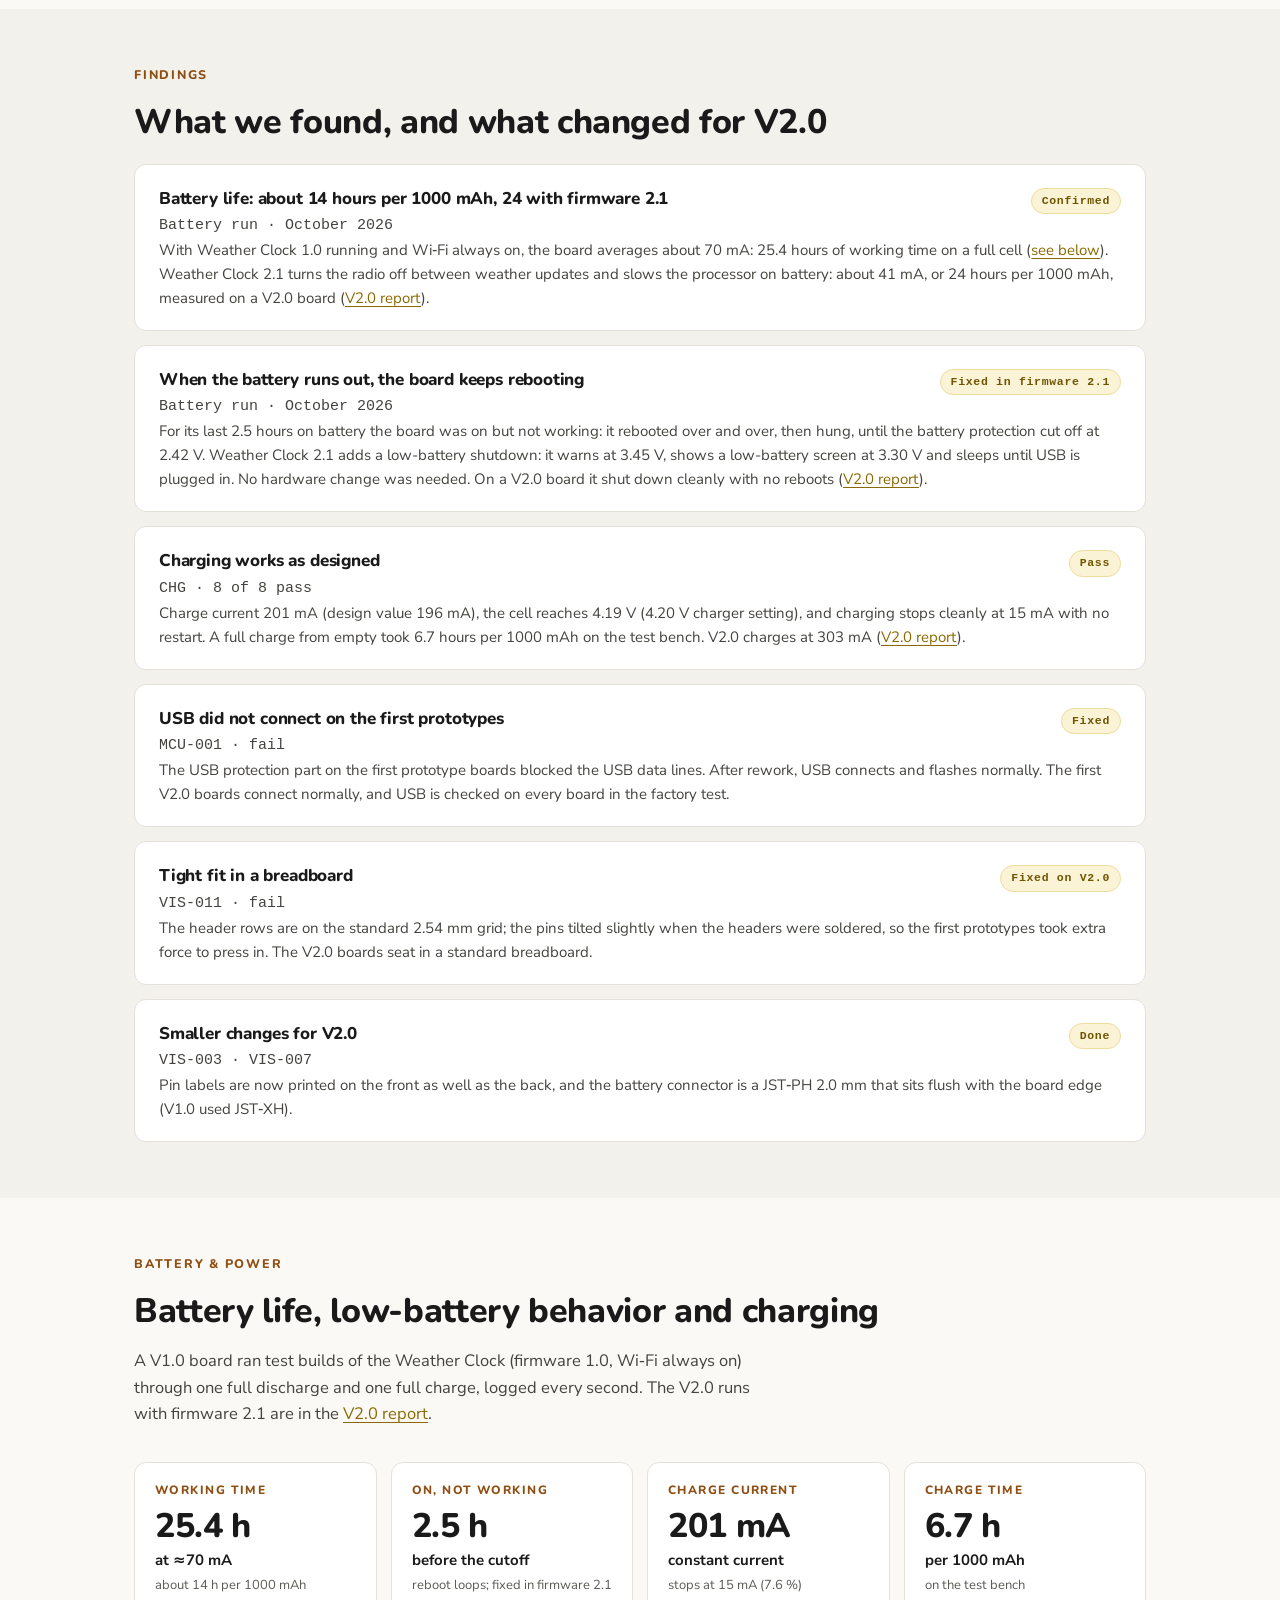
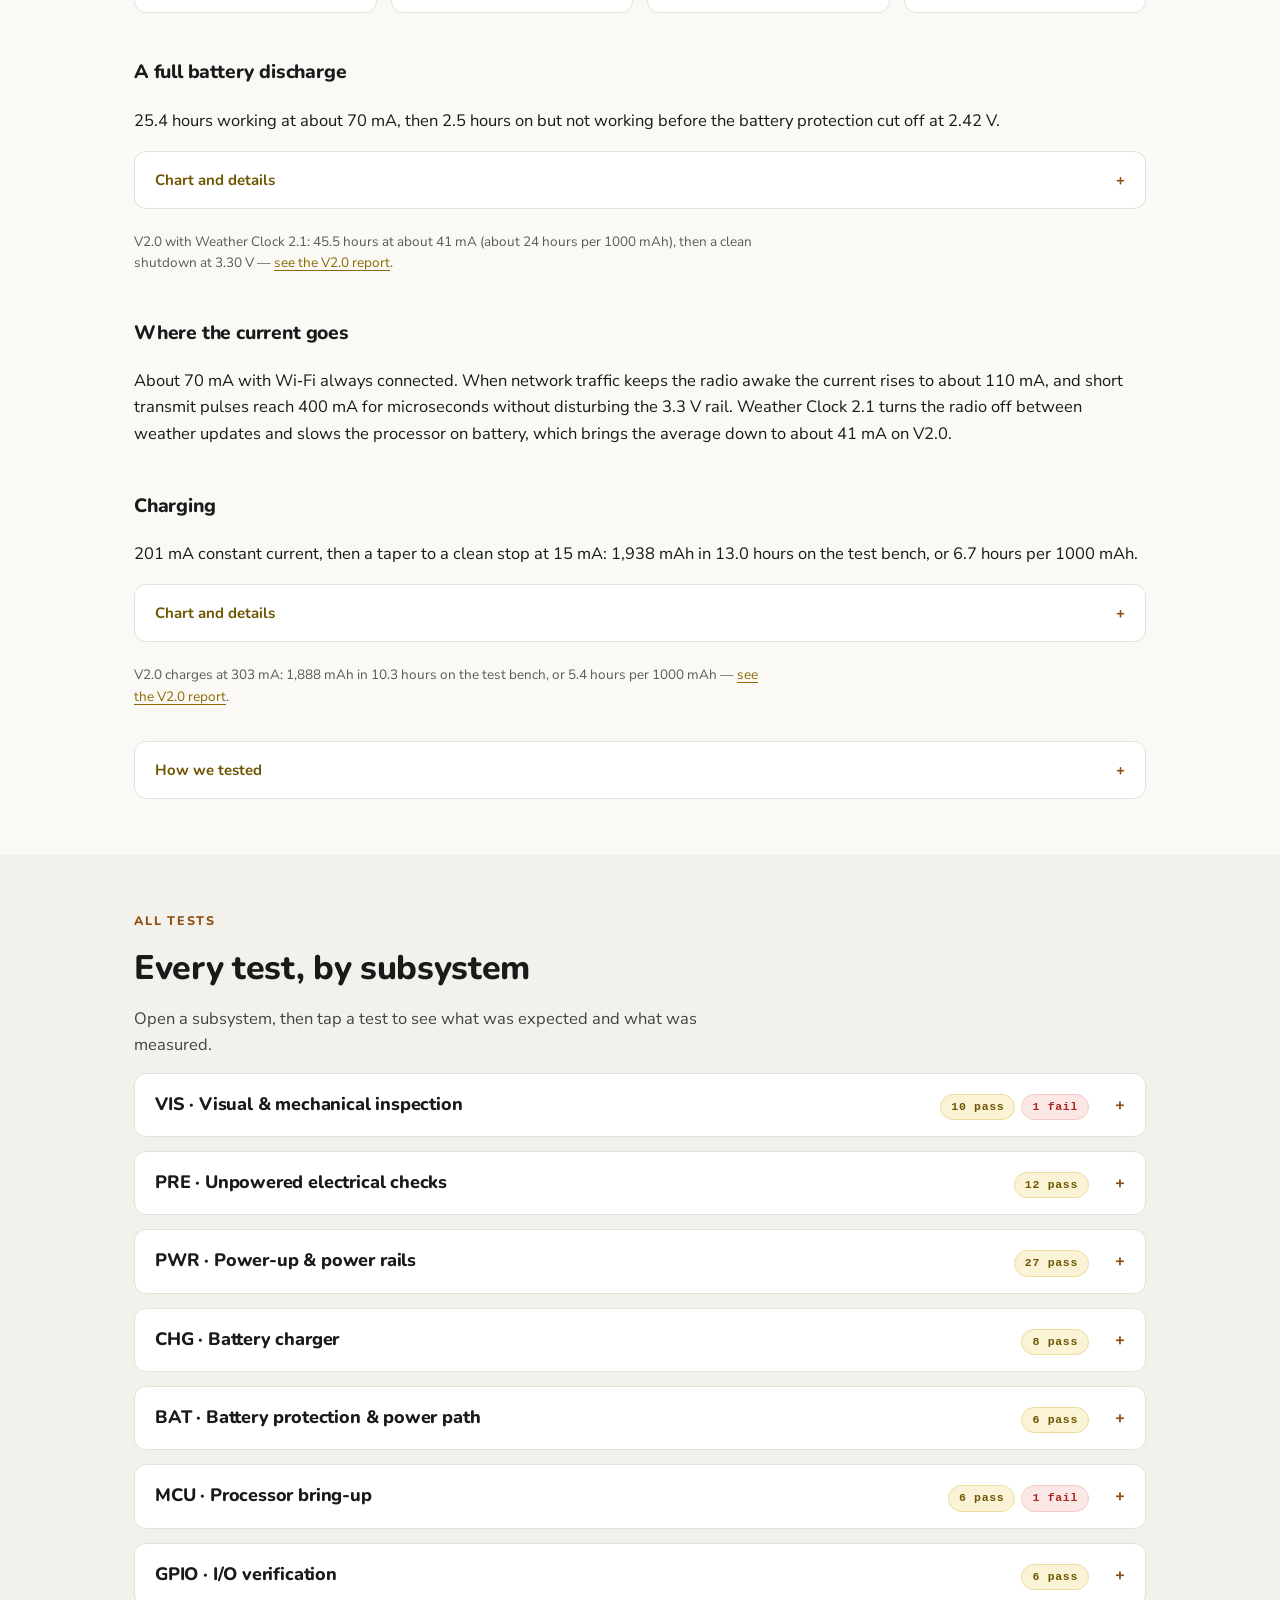
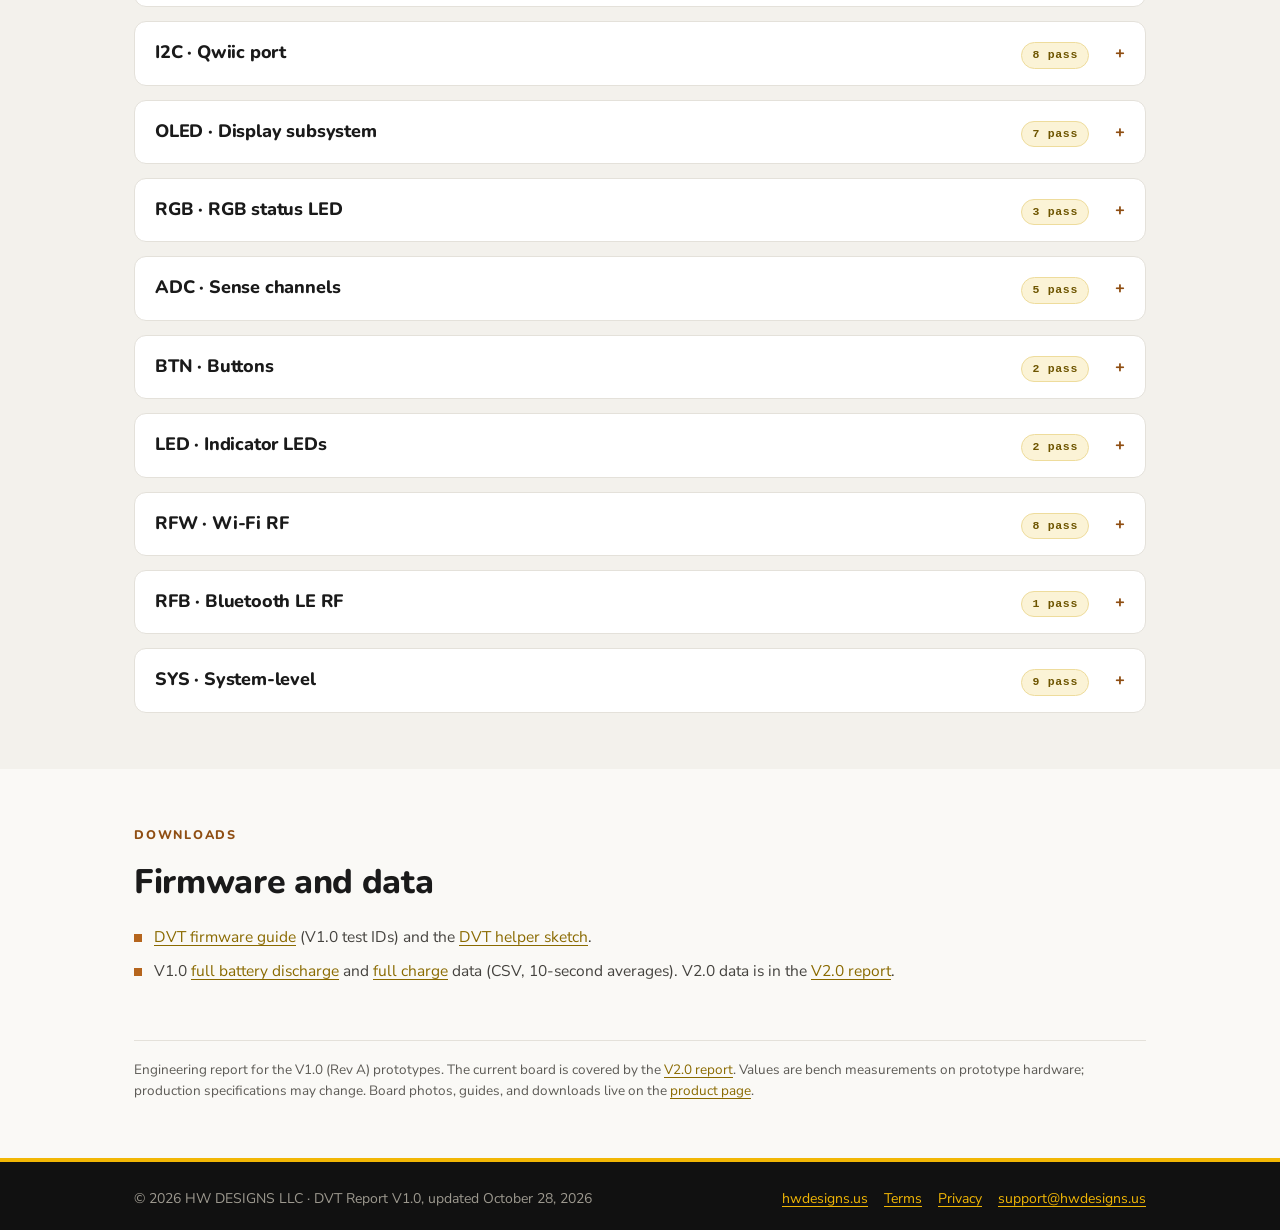
<file: esp32-s3/dvt/index.html>
<!DOCTYPE html>
<html lang="en">
<!--
  HW Designs — DVT report V1.0 (first prototypes). The current board has its own report in v2/.
  Rebuilt July 21, 2026; simplified October 5, 2026; V2.0 results moved to v2/ on October 28, 2026. Styling: ../../assets/site.css. Page-specific styles below.
-->
<head>
  <meta charset="UTF-8">
  <meta name="viewport" content="width=device-width, initial-scale=1.0">
  <title>DVT Report — Crescent City V1.0 · HW Designs</title>
  <meta name="description" content="Design-verification report for the first Crescent City prototypes (V1.0, Rev A): 122 tests across 16 subsystems, a full battery discharge and a full charge, and what changed for V2.0.">
  <meta property="og:title" content="DVT Report — Crescent City V1.0">
  <meta property="og:url" content="https://docs.hwdesigns.us/esp32-s3/dvt/">
  <meta property="og:description" content="How the first Crescent City prototypes were tested: 122 bench tests (120 pass), a full battery discharge and a full charge, with the data.">
  <meta property="og:image" content="https://docs.hwdesigns.us/esp32-s3/assets/dvt_bat_full_discharge.png">
  <meta name="twitter:card" content="summary_large_image">
  <meta name="color-scheme" content="light dark">
  <meta name="theme-color" content="#111111">
  <link rel="icon" href="../../assets/favicon.svg" type="image/svg+xml">
  <link rel="stylesheet" href="../../assets/site.css">
  <style>
    /* ── DVT-report page styles ── */
    .crumb{font-size:13.5px;margin:0 0 18px;color:var(--faint)}
    .crumb a{color:var(--dim);text-decoration:none}
    .crumb a:hover{color:#fff;text-decoration:underline}
    .hero .meta-row{margin-top:22px}
    .hero h1{max-width:none}
    .sum-grid{display:grid;grid-template-columns:repeat(4,1fr);gap:12px;margin:34px 0 0}
    .sum-card{display:grid;gap:6px;background:var(--card);border:1px solid var(--line);border-radius:var(--radius);padding:14px 16px;text-decoration:none;color:var(--ink)}
    .sum-card:hover{border-color:var(--cobalt)}
    .sum-ok{border-top:3px solid var(--cobalt)}
    .sum-bad{border-top:3px solid var(--red-ink)}
    .sum-wip{border-top:3px solid var(--copper)}
    .sum-code{font-family:var(--mono);font-size:12px;letter-spacing:.1em;color:var(--label)}
    .sum-name{font-weight:600;font-size:14.5px;line-height:1.3}
    .sum-nums{font-family:var(--mono);font-size:11.5px;color:var(--soft)}
    .stat-row{display:grid;grid-template-columns:repeat(5,1fr);gap:12px;margin:34px 0 0}
    .stat{background:var(--card);border:1px solid var(--line);border-radius:var(--radius);padding:16px 18px}
    .stat b{display:block;font-size:26px;letter-spacing:-.01em}
    .stat span{font-family:var(--mono);font-size:11.5px;letter-spacing:.1em;text-transform:uppercase;color:var(--label)}
    .overall{margin:18px 0 0;display:flex;align-items:center;gap:14px}
    .overall .progress{flex:1}
    .overall span.lbl{font-family:var(--mono);font-size:12.5px;color:var(--label);white-space:nowrap}
    .subsys{margin:44px 0 0}
    .subsys-head{display:flex;flex-wrap:wrap;align-items:baseline;gap:12px;justify-content:space-between}
    .subsys-head h3{margin:0;font-size:20px}
    .subsys-chips{display:flex;gap:6px;flex-wrap:wrap}
    .subsys-index{font-family:var(--mono);font-size:12.5px;margin:26px 0 0;display:flex;flex-wrap:wrap;gap:6px 14px}
    .subsys-index a{text-decoration:none;color:var(--cobalt-ink)}
    .subsys-index a:hover{text-decoration:underline}
    .t-table{margin:14px 0 0;border:1px solid var(--line);border-radius:var(--radius);overflow:hidden;background:var(--card)}
    .t-row{border:0;border-bottom:1px solid var(--line);border-radius:0;background:var(--card)}
    .t-row:last-of-type{border-bottom:0}
    .t-row summary{display:grid;grid-template-columns:86px 1fr auto auto;align-items:center;gap:14px;padding:11px 16px;font-weight:400;font-size:14.5px}
    .t-row summary:hover{background:#F3F6FD}
    .t-row summary::after{display:none}
    .t-id{font-family:var(--mono);font-size:12.5px;color:var(--label)}
    .t-desc{color:var(--ink)}
    .t-act{font-family:var(--mono);font-size:12.5px;color:var(--soft);text-align:right}
    .t-body{padding:4px 16px 14px 116px;font-size:14.5px;color:var(--soft)}
    .t-body p{margin:0 0 7px}
    .t-spec,.t-ref{font-family:var(--mono);font-size:12.5px;color:var(--label)}
    .plan-detail{margin:12px 0 0;background:var(--card)}
    .plan-detail > summary{font-size:14.5px;color:var(--cobalt-ink)}
    .plan-body{padding:0 20px 18px;font-size:14.5px;color:var(--soft);overflow-x:auto}
    .plan-body h4,.plan-body h5{color:var(--ink);margin:18px 0 6px}
    .plan-body table{border-collapse:collapse;margin:10px 0;font-size:13px;min-width:520px}
    .plan-body th,.plan-body td{border:1px solid var(--line);padding:6px 10px;text-align:left;vertical-align:top}
    .plan-body th{background:var(--tint);font-family:var(--mono);font-size:11.5px;letter-spacing:.06em}
    .plan-body pre{border-left-color:var(--copper)}
    .iss{background:var(--card);border:1px solid var(--line);border-radius:var(--radius);padding:20px 24px;margin:14px 0 0}
    .iss-head{display:flex;justify-content:space-between;gap:12px;align-items:baseline}
    .iss h3{margin:0;font-size:17px}
    .iss-tag{font-family:var(--mono);font-size:12px;color:var(--label);margin:2px 0 8px}
    .iss p{margin:0;color:var(--soft);font-size:15px}
    .ref-block{margin:26px 0 0}
    .ref-block > details > summary{font-size:16px}
    .disclaimer{font-size:13.5px;color:var(--label);border-top:1px solid var(--line);margin:56px 0 0;padding:18px 0 0}
    .pwr-chapter .section{padding:34px 0 0;background:transparent}
    .pwr-chapter .kicker{color:var(--copper-ink)}
    @media (max-width:900px){.sum-grid{grid-template-columns:repeat(2,1fr)}.stat-row{grid-template-columns:repeat(2,1fr)}.t-row summary{grid-template-columns:70px 1fr auto}.t-act{display:none}.t-body{padding-left:16px}}
    /* ── ported from the original power-profile page (recolored) ──
       Aliases only: never re-declare a site.css variable in terms of itself
       (--x:var(--x) is a cycle, which invalidates the variable page-wide). */
:root{
      --black:var(--navy); --accent:var(--cobalt); --accent-lt:var(--cobalt-lt);
      --amber:#C77800; --red:#B0342A; --green:#2E7D32;
    }
.meta-row{display:flex;flex-wrap:wrap;gap:8px 10px;margin:24px 0 0}
.chip{font-family:var(--mono);font-size:12.5px;color:var(--bright);border:1px solid rgba(255,255,255,.28);border-radius:6px;padding:5px 11px}
.chip b{color:var(--accent-lt);font-weight:500}
/* chips reused outside the dark hero sit on light section backgrounds */
    #power .chip{color:var(--soft);background:var(--card);border-color:var(--line)}
#power .chip b{color:var(--cobalt-ink)}
/* Sections */
    .section{padding:56px 0}
section{scroll-margin-top:84px}
/* Verdict banner */
    .verdict{background:var(--card);border:1px solid var(--line);border-left:4px solid var(--green);border-radius:var(--radius);padding:22px 26px;margin:34px 0 0}
.verdict .tag{font-family:var(--mono);font-size:12px;letter-spacing:.14em;text-transform:uppercase;color:var(--green);font-weight:600}
.verdict p{margin:8px 0 0;color:var(--ink)}
/* Result cards (headline numbers) */
    .grid-specs{display:grid;grid-template-columns:repeat(4,1fr);gap:14px;margin:34px 0 0}
/* Figures */
    figure{margin:34px 0 0;background:var(--card);border:1px solid var(--line);border-radius:var(--radius);padding:16px 16px 8px;overflow:hidden}
figure img{display:block;width:100%;height:auto;border-radius:6px}
figcaption{font-size:14px;color:var(--label);margin:12px 4px 8px;line-height:1.55}
figcaption b{color:var(--soft);font-weight:600}
/* Data tables */
    .tbl{width:100%;border-collapse:collapse;margin:22px 0 0;background:var(--card);border:1px solid var(--line);border-radius:var(--radius);overflow:hidden;font-size:14.5px}
.tbl thead th{font-family:var(--mono);font-size:12px;letter-spacing:.12em;text-transform:uppercase;color:var(--label);text-align:left;padding:13px 18px;border-bottom:1px solid var(--line);font-weight:500}
.tbl td{padding:13px 18px;border-bottom:1px solid var(--line);vertical-align:top;color:var(--soft)}
.tbl tbody tr:last-child td{border-bottom:none}
.tbl tbody tr:hover{background:var(--tint)}
.tbl td:first-child{color:var(--ink);font-weight:600;white-space:nowrap}
.tbl .mono{font-family:var(--mono);font-size:13.5px;color:var(--ink);white-space:nowrap}
.tbl .pct{font-family:var(--mono);font-size:13.5px;color:var(--soft)}
.swatch{display:inline-block;width:10px;height:10px;border-radius:2px;margin-right:8px;vertical-align:middle}
/* Narrative event blocks */
    .events{display:grid;gap:14px;margin:30px 0 0}
.event{background:var(--card);border:1px solid var(--line);border-radius:var(--radius);padding:22px 24px;display:grid;grid-template-columns:150px 1fr;gap:22px}
.event .when{border-right:1px solid var(--line);padding-right:20px}
.event .when .t{font-family:var(--mono);font-size:13px;color:var(--accent);font-weight:500}
.event .when h3{margin:6px 0 0;font-size:17px;line-height:1.25}
.event .body{margin:0}
.event .body p{margin:0;color:var(--soft);font-size:15.5px;max-width:none}
.event .body p+p{margin-top:10px}
.tagline{display:inline-block;font-family:var(--mono);font-size:11.5px;letter-spacing:.1em;text-transform:uppercase;padding:3px 9px;border-radius:5px;margin-bottom:10px}
.tag-spike{background:#F7E7E5;color:var(--red)}
.tag-sag{background:#FBF0DC;color:var(--copper-ink)}
.tag-dwell{background:#E4EEF9;color:var(--accent)}
.tag-ripple{background:#E6F1E7;color:#1F6124}
/* Method + findings lists */
    .feat{list-style:none;margin:16px 0 0;padding:0;display:grid;gap:9px;max-width:78ch}
code{font-family:var(--mono)}
p code,li code,td code{background:#EDEDEF;border-radius:5px;padding:2px 6px;font-size:.86em}
/* Callout */
    .callout{background:#F4F7FB;border:1px solid #D6E3F2;border-radius:var(--radius);padding:20px 24px;margin:26px 0 0}
.callout h4{margin:0 0 8px;font-size:15px;font-family:var(--mono);letter-spacing:.06em;text-transform:uppercase;color:var(--accent)}
.callout p{margin:0;color:var(--soft);font-size:15px;max-width:none}
.callout p+p{margin-top:10px}
/* Actions */
    .actions{list-style:none;margin:18px 0 0;padding:0;display:grid;gap:10px;counter-reset:a}
.actions li{counter-increment:a;background:var(--card);border:1px solid var(--line);border-radius:var(--radius);padding:16px 20px 16px 54px;position:relative;color:var(--soft);font-size:15.5px}
.actions li::before{content:counter(a);position:absolute;left:16px;top:14px;width:26px;height:26px;border-radius:6px;background:var(--black);color:#fff;font-family:var(--mono);font-size:13px;display:grid;place-items:center}
.actions li b{color:var(--ink);font-weight:600}
.footnote{font-size:13.5px;color:var(--label);margin:22px 0 0;max-width:78ch}
/* Footer */
    .site-footer{border-top:1px solid var(--line);padding:26px 0 42px;margin-top:24px}
.event{grid-template-columns:1fr;gap:14px}
.event .when{border-right:none;border-bottom:1px solid var(--line);padding:0 0 14px}
    details.subsys{margin:14px 0 0;background:var(--card);border:1px solid var(--line);border-radius:var(--radius)}
    details.subsys > summary{list-style:none;cursor:pointer;padding:16px 20px}
    details.subsys > summary::-webkit-details-marker{display:none}
    details.subsys > summary h3{font-size:18px}
    details.subsys > summary .subsys-chips{margin-left:auto;margin-right:14px}
    details.subsys > .t-table{margin:0 14px 14px}
  </style>
</head>
<body id="top">
  <a class="skip" href="#summary">Skip to summary</a>

  <header class="site-header">
    <div class="header-inner">
      <a class="brand" href="../../" title="All HW Designs boards">
        <img src="../../assets/logo-white.svg" alt="HW Designs" class="logo" width="95" height="34" onerror="this.hidden=true;this.nextElementSibling.hidden=false">
        <span class="brand-fallback" hidden>HW&nbsp;Designs</span>
        <span class="brand-docs">DVT</span>
      </a>
      <nav class="site-nav" aria-label="Report sections">
        <a href="#summary">Summary</a>
        <a href="#findings">Findings</a>
        <a href="#power">Battery &amp; power</a>
        <a href="#results">All tests</a>
        <a href="#downloads">Downloads</a>
        <a href="v2/">V2.0 report</a>
      </nav>
    </div>
  </header>

  <section class="hero">
    <div class="wrap">
      <p class="crumb"><a href="../../">Docs</a> &rsaquo; <a href="../">Crescent City</a> &rsaquo; DVT Report V1.0</p>
      <p class="eyebrow"><span class="rgb-dot" aria-hidden="true"></span>Design Verification Testing</p>
      <h1>DVT Report &mdash; V1.0</h1>
      <p class="lede">How the first prototypes of Crescent City (V1.0, Rev&nbsp;A) were tested: 122 bench tests across 16 subsystems, plus a full battery discharge and a full charge.</p>
      <div class="meta-row">
        <span class="chip"><b>Board</b> V1.0 (Rev A) &middot; ESP32-S3-WROOM-1-N8</span>
        <span class="chip"><b>Tests</b> 122</span>
        <span class="chip"><b>Pass</b> 120</span>
        <span class="chip"><b>Fail</b> 2</span>
        <span class="chip"><b>Updated</b> October 28, 2026</span>
      </div>
      <div style="display:flex;flex-wrap:wrap;gap:10px;margin-top:26px">
        <a class="btn btn-light" href="v2/">Current board: V2.0 report &rarr;</a>
      </div>
    </div>
  </section>

  <main>
    <section id="summary" class="section">
      <div class="wrap">
        <p class="kicker">Summary</p>
        <h2>120 of 122 tests pass</h2>
        <p class="section-intro">Every planned test was run on the V1.0 prototypes. The breadboard fit is fixed on V2.0, and the USB part works on the first V2.0 boards (see <a href="#findings">Findings</a>). The current board has its own <a href="v2/">V2.0 report</a>. The numbers most people ask about:</p>
        <div class="grid-specs keynums">
          <div class="spec"><div class="label">Battery life</div><div class="val"><span class="big">14&nbsp;h</span>per 1000&nbsp;mAh<span class="sub">Weather Clock 1.0, Wi&#8209;Fi always on, &asymp;70&nbsp;mA. With firmware 2.1 on V2.0: &asymp;24&nbsp;h.</span></div></div>
          <div class="spec"><div class="label">Charging</div><div class="val"><span class="big">201&nbsp;mA</span>constant current<span class="sub">V2.0: 303&nbsp;mA</span></div></div>
          <div class="spec"><div class="label">Deep sleep</div><div class="val"><span class="big">0.88&nbsp;mA</span>on battery<span class="sub">V2.0: 0.78&nbsp;mA</span></div></div>
          <div class="spec"><div class="label">Battery cutoff</div><div class="val"><span class="big">2.42&nbsp;V</span>battery protection<span class="sub">then &asymp;1.2&nbsp;&micro;A</span></div></div>
        </div>
        <div class="sum-grid">
          <a class="sum-card sum-bad" href="#sub-vis">
  <span class="sum-code">VIS</span>
  <span class="sum-name">Visual &amp; mechanical inspection</span>
  <span class="sum-nums">10/11 pass &middot; 1 fail</span>
  <span class="progress"><span style="width:100%"></span></span>
</a><a class="sum-card sum-ok" href="#sub-pre">
  <span class="sum-code">PRE</span>
  <span class="sum-name">Unpowered electrical checks</span>
  <span class="sum-nums">12/12 pass</span>
  <span class="progress"><span style="width:100%"></span></span>
</a><a class="sum-card sum-ok" href="#sub-pwr">
  <span class="sum-code">PWR</span>
  <span class="sum-name">Power-up &amp; power rails</span>
  <span class="sum-nums">27/27 pass</span>
  <span class="progress"><span style="width:100%"></span></span>
</a><a class="sum-card sum-ok" href="#sub-chg">
  <span class="sum-code">CHG</span>
  <span class="sum-name">Battery charger</span>
  <span class="sum-nums">8/8 pass</span>
  <span class="progress"><span style="width:100%"></span></span>
</a><a class="sum-card sum-ok" href="#sub-bat">
  <span class="sum-code">BAT</span>
  <span class="sum-name">Battery protection &amp; power path</span>
  <span class="sum-nums">6/6 pass</span>
  <span class="progress"><span style="width:100%"></span></span>
</a><a class="sum-card sum-bad" href="#sub-mcu">
  <span class="sum-code">MCU</span>
  <span class="sum-name">Processor bring-up</span>
  <span class="sum-nums">6/7 pass &middot; 1 fail</span>
  <span class="progress"><span style="width:100%"></span></span>
</a><a class="sum-card sum-ok" href="#sub-gpio">
  <span class="sum-code">GPIO</span>
  <span class="sum-name">I/O verification</span>
  <span class="sum-nums">6/6 pass</span>
  <span class="progress"><span style="width:100%"></span></span>
</a><a class="sum-card sum-ok" href="#sub-i2c">
  <span class="sum-code">I2C</span>
  <span class="sum-name">Qwiic port</span>
  <span class="sum-nums">8/8 pass</span>
  <span class="progress"><span style="width:100%"></span></span>
</a><a class="sum-card sum-ok" href="#sub-oled">
  <span class="sum-code">OLED</span>
  <span class="sum-name">Display subsystem</span>
  <span class="sum-nums">7/7 pass</span>
  <span class="progress"><span style="width:100%"></span></span>
</a><a class="sum-card sum-ok" href="#sub-rgb">
  <span class="sum-code">RGB</span>
  <span class="sum-name">RGB status LED</span>
  <span class="sum-nums">3/3 pass</span>
  <span class="progress"><span style="width:100%"></span></span>
</a><a class="sum-card sum-ok" href="#sub-adc">
  <span class="sum-code">ADC</span>
  <span class="sum-name">Sense channels</span>
  <span class="sum-nums">5/5 pass</span>
  <span class="progress"><span style="width:100%"></span></span>
</a><a class="sum-card sum-ok" href="#sub-btn">
  <span class="sum-code">BTN</span>
  <span class="sum-name">Buttons</span>
  <span class="sum-nums">2/2 pass</span>
  <span class="progress"><span style="width:100%"></span></span>
</a><a class="sum-card sum-ok" href="#sub-led">
  <span class="sum-code">LED</span>
  <span class="sum-name">Indicator LEDs</span>
  <span class="sum-nums">2/2 pass</span>
  <span class="progress"><span style="width:100%"></span></span>
</a><a class="sum-card sum-ok" href="#sub-rfw">
  <span class="sum-code">RFW</span>
  <span class="sum-name">Wi-Fi RF</span>
  <span class="sum-nums">8/8 pass</span>
  <span class="progress"><span style="width:100%"></span></span>
</a><a class="sum-card sum-ok" href="#sub-rfb">
  <span class="sum-code">RFB</span>
  <span class="sum-name">Bluetooth LE RF</span>
  <span class="sum-nums">1/1 pass</span>
  <span class="progress"><span style="width:100%"></span></span>
</a><a class="sum-card sum-ok" href="#sub-sys">
  <span class="sum-code">SYS</span>
  <span class="sum-name">System-level</span>
  <span class="sum-nums">9/9 pass</span>
  <span class="progress"><span style="width:100%"></span></span>
</a>
        </div>
      </div>
    </section>

    <section id="findings" class="section">
      <div class="wrap">
        <p class="kicker">Findings</p>
        <h2>What we found, and what changed for V2.0</h2>
        <div class="iss">
  <div class="iss-head"><h3>Battery life: about 14 hours per 1000&nbsp;mAh, 24 with firmware 2.1</h3><span class="pill pill-pass">Confirmed</span></div>
  <p class="iss-tag">Battery run &middot; October 2026</p>
  <p>With Weather Clock 1.0 running and Wi&#8209;Fi always on, the board averages about 70&nbsp;mA: 25.4 hours of working time on a full cell (<a href="#pwr-battery">see below</a>). Weather Clock 2.1 turns the radio off between weather updates and slows the processor on battery: about 41&nbsp;mA, or 24 hours per 1000&nbsp;mAh, measured on a V2.0 board (<a href="v2/#battery">V2.0 report</a>).</p>
</div>
        <div class="iss">
  <div class="iss-head"><h3>When the battery runs out, the board keeps rebooting</h3><span class="pill pill-pass">Fixed in firmware 2.1</span></div>
  <p class="iss-tag">Battery run &middot; October 2026</p>
  <p>For its last 2.5 hours on battery the board was on but not working: it rebooted over and over, then hung, until the battery protection cut off at 2.42&nbsp;V. Weather Clock 2.1 adds a low-battery shutdown: it warns at 3.45&nbsp;V, shows a low-battery screen at 3.30&nbsp;V and sleeps until USB is plugged in. No hardware change was needed. On a V2.0 board it shut down cleanly with no reboots (<a href="v2/#battery">V2.0 report</a>).</p>
</div>
        <div class="iss">
  <div class="iss-head"><h3>Charging works as designed</h3><span class="pill pill-pass">Pass</span></div>
  <p class="iss-tag">CHG &middot; 8 of 8 pass</p>
  <p>Charge current 201&nbsp;mA (design value 196&nbsp;mA), the cell reaches 4.19&nbsp;V (4.20&nbsp;V charger setting), and charging stops cleanly at 15&nbsp;mA with no restart. A full charge from empty took 6.7 hours per 1000&nbsp;mAh on the test bench. V2.0 charges at 303&nbsp;mA (<a href="v2/#charging">V2.0 report</a>).</p>
</div>
        <div class="iss">
  <div class="iss-head"><h3>USB did not connect on the first prototypes</h3><span class="pill pill-pass">Fixed</span></div>
  <p class="iss-tag">MCU-001 &middot; fail</p>
  <p>The USB protection part on the first prototype boards blocked the USB data lines. After rework, USB connects and flashes normally. The first V2.0 boards connect normally, and USB is checked on every board in the factory test.</p>
</div>
        <div class="iss">
  <div class="iss-head"><h3>Tight fit in a breadboard</h3><span class="pill pill-pass">Fixed on V2.0</span></div>
  <p class="iss-tag">VIS-011 &middot; fail</p>
  <p>The header rows are on the standard 2.54&nbsp;mm grid; the pins tilted slightly when the headers were soldered, so the first prototypes took extra force to press in. The V2.0 boards seat in a standard breadboard.</p>
</div>
        <div class="iss">
  <div class="iss-head"><h3>Smaller changes for V2.0</h3><span class="pill pill-pass">Done</span></div>
  <p class="iss-tag">VIS-003 &middot; VIS-007</p>
  <p>Pin labels are now printed on the front as well as the back, and the battery connector is a JST&#8209;PH 2.0&nbsp;mm that sits flush with the board edge (V1.0 used JST&#8209;XH).</p>
</div>
      </div>
    </section>

    <section id="power" class="section">
      <div class="wrap">
        <p class="kicker">Battery &amp; power</p>
        <h2>Battery life, low-battery behavior and charging</h2>

        <p class="section-intro">A V1.0 board ran test builds of the Weather Clock (firmware 1.0, Wi&#8209;Fi always on) through one full discharge and one full charge, logged every second. The V2.0 runs with firmware 2.1 are in the <a href="v2/#battery">V2.0 report</a>.</p>
        <div class="grid-specs keynums">
          <div class="spec"><div class="label">Working time</div><div class="val"><span class="big">25.4&nbsp;h</span>at &asymp;70&nbsp;mA<span class="sub">about 14&nbsp;h per 1000&nbsp;mAh</span></div></div>
          <div class="spec"><div class="label">On, not working</div><div class="val"><span class="big">2.5&nbsp;h</span>before the cutoff<span class="sub">reboot loops; fixed in firmware 2.1</span></div></div>
          <div class="spec"><div class="label">Charge current</div><div class="val"><span class="big">201&nbsp;mA</span>constant current<span class="sub">stops at 15&nbsp;mA (7.6&nbsp;%)</span></div></div>
          <div class="spec"><div class="label">Charge time</div><div class="val"><span class="big">6.7&nbsp;h</span>per 1000&nbsp;mAh<span class="sub">on the test bench</span></div></div>
        </div>

        <div id="pwr-battery">
          <h3 style="margin-top:44px">A full battery discharge</h3>
          <p>25.4 hours working at about 70&nbsp;mA, then 2.5 hours on but not working before the battery protection cut off at 2.42&nbsp;V.</p>
          <details class="more">
            <summary>Chart and details</summary>
            <div class="more-body">
          <p>A V1.0 board ran the Weather Clock on a single Li&#8209;ion cell (18650, 4.06&nbsp;V at the start) until the battery protection switched it off. Current, cell voltage and the 3.3&nbsp;V rail were logged every second for 28 hours.</p>
          <figure>
            <a href="../assets/dvt_bat_full_discharge.png" title="Open full-size chart"><img src="../assets/dvt_bat_full_discharge.png" alt="Two-panel chart of a full battery discharge. Left: over 28 hours the cell voltage falls from 4.06 V to about 3.7 V by hour 23, then drops steeply; the 3.3 V rail holds flat until about hour 25; battery current sits near 68 mA with a few 110 to 120 mA bumps. Right: the last four hours, shaded into phases (working, rail sags, reboot loop, hardware reset loop, hung), ending at the protection cutoff at 2.42 V, where the current drops to zero." loading="lazy"></a>
            <figcaption><b>Fig. 1 &mdash;</b> Left: the whole run. Right: the last four hours. The &asymp;110&nbsp;mA episodes (20&ndash;25 minutes, about every 8 hours) are stretches when network traffic keeps the Wi&#8209;Fi radio awake.</figcaption>
          </figure>
          <ul class="feat">
            <li><b>25.4 hours working</b> at about 70&nbsp;mA. The 3.3&nbsp;V rail held steady until the last half hour.</li>
            <li><b>Then 2.5 hours on but not working.</b> As the cell ran low, the 3.3&nbsp;V rail sagged and the board rebooted hundreds of times, then kept resetting before the firmware could start, and finally hung at about 8&nbsp;mA.</li>
            <li><b>Protection cutoff at 2.42&nbsp;V.</b> The battery protection disconnected the cell; the board then draws about 1.2&nbsp;&micro;A.</li>
            <li><b>The fix is firmware.</b> The board already measures its battery voltage, so Weather Clock 2.1 shuts down cleanly before the rail starts to sag. That gives up about 30 minutes of runtime.</li>
          </ul>
            </div>
          </details>
        </div>

        <div id="pwr-battery-v2">
          <p class="footnote">V2.0 with Weather Clock 2.1: 45.5 hours at about 41&nbsp;mA (about 24 hours per 1000&nbsp;mAh), then a clean shutdown at 3.30&nbsp;V &mdash; <a href="v2/#battery">see the V2.0 report</a>.</p>
        </div>

        <h3 style="margin-top:44px">Where the current goes</h3>
        <p>About 70&nbsp;mA with Wi&#8209;Fi always connected. When network traffic keeps the radio awake the current rises to about 110&nbsp;mA, and short transmit pulses reach 400&nbsp;mA for microseconds without disturbing the 3.3&nbsp;V rail. Weather Clock 2.1 turns the radio off between weather updates and slows the processor on battery, which brings the average down to about 41&nbsp;mA on V2.0.</p>

        <div id="pwr-charging">
          <h3 style="margin-top:44px">Charging</h3>
          <p>201&nbsp;mA constant current, then a taper to a clean stop at 15&nbsp;mA: 1,938&nbsp;mAh in 13.0 hours on the test bench, or 6.7 hours per 1000&nbsp;mAh.</p>
          <details class="more">
            <summary>Chart and details</summary>
            <div class="more-body">
          <p>The same V1.0 board then charged the same cell from empty to full over USB&#8209;C, again logged every second.</p>
          <figure>
            <a href="../assets/dvt_chg_simple.png" title="Open full-size chart"><img src="../assets/dvt_chg_simple.png" alt="Two-panel chart of a full charge from empty. Top: cell voltage rises from 3.0 V to about 4.0 V during constant-current charging, then creeps up to 4.19 V just under the 4.20 V charger limit. Bottom: charge current holds at 201 mA for 4.8 hours, then tapers and stops at 15 mA after 13.0 hours." loading="lazy"></a>
            <figcaption><b>Fig. 2 &mdash;</b> Top: cell voltage. Bottom: charge current. The small step at 12.2 hours is the current meter switching range, not the board; charging carried on to the normal stop at 15&nbsp;mA.</figcaption>
          </figure>
          <ul class="feat">
            <li><b>Constant current: 201&nbsp;mA</b> against a 196&nbsp;mA design value.</li>
            <li><b>Full charge: 4.19&nbsp;V at the cell</b> (4.20&nbsp;V charger setting). The charger holds it while the current tapers.</li>
            <li><b>Charging stops at 15&nbsp;mA</b> (7.6% of the charge current), as designed, and did not restart overnight.</li>
            <li><b>1,938&nbsp;mAh in 13.0 hours on the test bench.</b> The bench wiring added about 1&nbsp;&Omega;, which starts the taper early, so a cell plugged straight into the board charges somewhat faster.</li>
          </ul>
            </div>
          </details>
        </div>

        <div id="pwr-charging-v2">
          <p class="footnote">V2.0 charges at 303&nbsp;mA: 1,888&nbsp;mAh in 10.3 hours on the test bench, or 5.4 hours per 1000&nbsp;mAh &mdash; <a href="v2/#charging">see the V2.0 report</a>.</p>
        </div>

        <details class="more" style="margin-top:34px">
          <summary>How we tested</summary>
          <div class="more-body">
        <ul class="feat">
          <li><b>Current:</b> a power profiler in the battery or USB supply line, 1 sample per second (100,000 per second for short traces).</li>
          <li><b>Voltage:</b> a data logger on the cell, the board&rsquo;s battery input and the 3.3&nbsp;V rail, 1 sample per second.</li>
          <li><b>Firmware:</b> a test build of Weather Clock 1.0 with a heartbeat output and a serial status line, to mark exactly when it stopped working.</li>
          <li><b>Data:</b> V1.0 <a href="../docs/battery_full_discharge_revA_10s.csv">full discharge</a> and <a href="../docs/battery_full_charge_revA_10s.csv">full charge</a>, 10-second averages (CSV). The V2.0 data is in the <a href="v2/#downloads">V2.0 report</a>.</li>
        </ul>
          </div>
        </details>
      </div>
    </section>

    <section id="results" class="section">
      <div class="wrap">
        <p class="kicker">All tests</p>
        <h2>Every test, by subsystem</h2>
        <p class="section-intro">Open a subsystem, then tap a test to see what was expected and what was measured.</p>
        <details class="subsys" id="sub-vis">
  <summary class="subsys-head">
    <h3>VIS &middot; Visual &amp; mechanical inspection</h3>
    <div class="subsys-chips"><span class="pill pill-pass">10 pass</span><span class="pill pill-fail">1 fail</span></div>
  </summary>
  <div class="t-table"><details class="t-row">
  <summary><span class="t-id">VIS-001</span><span class="t-desc">Overall solder quality: tombstones, missing parts, obvious bridges</span><span class="t-act">pass</span><span class="pill pill-pass">Pass</span></summary>
  <div class="t-body"><p><b>Expected:</b> None</p><p><b>Measured:</b> pass</p><p class="t-ref">Tracker VIS-001 &middot; Plan &sect;VIS-01</p></div>
</details>
<details class="t-row">
  <summary><span class="t-id">VIS-002</span><span class="t-desc">D2, D3 polarity: cathode band toward V_SYS side</span><span class="t-act">pass</span><span class="pill pill-pass">Pass</span></summary>
  <div class="t-body"><p><b>Expected:</b> Bands correct on both</p><p><b>Measured:</b> pass</p><p class="t-ref">Tracker VIS-002 &middot; Plan &sect;VIS-02</p></div>
</details>
<details class="t-row">
  <summary><span class="t-id">VIS-003</span><span class="t-desc">Pin-1 orientation vs silk: U1, U5, U6, D1, Q1, Q2, Q3</span><span class="t-act">pass</span><span class="pill pill-pass">Pass</span></summary>
  <div class="t-body"><p><b>Expected:</b> All correct</p><p><b>Measured:</b> pass</p><p class="t-ref">Tracker VIS-003 &middot; Plan &sect;VIS-03</p></div>
</details>
<details class="t-row">
  <summary><span class="t-id">VIS-004</span><span class="t-desc">ESP32 module: aligned, castellations wetted, antenna clean</span><span class="t-act">pass</span><span class="pill pill-pass">Pass</span></summary>
  <div class="t-body"><p><b>Expected:</b> Clean</p><p><b>Measured:</b> pass</p><p class="t-ref">Tracker VIS-004 &middot; Plan &sect;VIS-04</p></div>
</details>
<details class="t-row">
  <summary><span class="t-id">VIS-005</span><span class="t-desc">USB-C J1: all 16 pins wetted, no bridges, anchors soldered</span><span class="t-act">pass</span><span class="pill pill-pass">Pass</span></summary>
  <div class="t-body"><p><b>Expected:</b> Clean</p><p><b>Measured:</b> pass</p><p class="t-ref">Tracker VIS-005 &middot; Plan &sect;VIS-05</p></div>
</details>
<details class="t-row">
  <summary><span class="t-id">VIS-006</span><span class="t-desc">FPC1: 0.5 mm pins no bridges, actuator latch intact</span><span class="t-act">pass</span><span class="pill pill-pass">Pass</span></summary>
  <div class="t-body"><p><b>Expected:</b> Clean</p><p><b>Measured:</b> pass</p><p class="t-ref">Tracker VIS-006 &middot; Plan &sect;VIS-06</p></div>
</details>
<details class="t-row">
  <summary><span class="t-id">VIS-007</span><span class="t-desc">J2 battery conn: seated flat; J4/J5 headers straight</span><span class="t-act">pass</span><span class="pill pill-pass">Pass</span></summary>
  <div class="t-body"><p><b>Expected:</b> Clean</p><p><b>Measured:</b> pass</p><p class="t-ref">Tracker VIS-007 &middot; Plan &sect;VIS-07</p></div>
</details>
<details class="t-row">
  <summary><span class="t-id">VIS-008</span><span class="t-desc">SW1/SW4 buttons click mechanically</span><span class="t-act">pass</span><span class="pill pill-pass">Pass</span></summary>
  <div class="t-body"><p><b>Expected:</b> Both click</p><p><b>Measured:</b> pass</p><p class="t-ref">Tracker VIS-008 &middot; Plan &sect;VIS-08</p></div>
</details>
<details class="t-row">
  <summary><span class="t-id">VIS-009</span><span class="t-desc">Board: no deep scratches, mousebite quality acceptable</span><span class="t-act">pass</span><span class="pill pill-pass">Pass</span></summary>
  <div class="t-body"><p><b>Expected:</b> OK</p><p><b>Measured:</b> pass</p><p class="t-ref">Tracker VIS-009 &middot; Plan &sect;VIS-09</p></div>
</details>
<details class="t-row">
  <summary><span class="t-id">VIS-010</span><span class="t-desc">Connect the OLED screen and frame, check the fit</span><span class="t-act">pass</span><span class="pill pill-pass">Pass</span></summary>
  <div class="t-body"><p><b>Expected:</b> OK</p><p><b>Measured:</b> pass</p><p class="t-ref">Tracker VIS-010 &middot; Plan &sect;VIS-10</p></div>
</details>
<details class="t-row">
  <summary><span class="t-id">VIS-011</span><span class="t-desc">Plug the board in breadboard, check the fit</span><span class="t-act">Fail</span><span class="pill pill-fail">Fail</span></summary>
  <div class="t-body"><p><b>Expected:</b> Seats in a breadboard without extra force</p><p><b>Measured:</b> Fail</p><p><b>Notes:</b> The header pins tilted slightly when they were soldered, which makes the board hard to push into a breadboard. Fixed on V2.0.</p><p class="t-ref">Tracker VIS-011 &middot; Plan &sect;VIS-11</p></div>
</details></div>
</details><details class="subsys" id="sub-pre">
  <summary class="subsys-head">
    <h3>PRE &middot; Unpowered electrical checks</h3>
    <div class="subsys-chips"><span class="pill pill-pass">12 pass</span></div>
  </summary>
  <div class="t-table"><details class="t-row">
  <summary><span class="t-id">PRE-001</span><span class="t-desc">V_USB → GND resistance (probe D3.2)</span><span class="t-act">5.8k Ω</span><span class="pill pill-pass">Pass</span></summary>
  <div class="t-body"><p><b>Expected:</b> Not a short (above 1 kΩ)</p><p class="t-spec">limits 1000 &ndash; +&infin; Ω</p><p><b>Measured:</b> 5.8k Ω</p><p class="t-ref">Tracker PRE-001 &middot; Plan &sect;PRE-01</p></div>
</details>
<details class="t-row">
  <summary><span class="t-id">PRE-002</span><span class="t-desc">V_SYS → GND (probe D2.1)</span><span class="t-act">224k Ω</span><span class="pill pill-pass">Pass</span></summary>
  <div class="t-body"><p><b>Expected:</b> High / climbing (&gt; 50 kΩ)</p><p class="t-spec">limits 50000 &ndash; +&infin; Ω</p><p><b>Measured:</b> 224k Ω</p><p class="t-ref">Tracker PRE-002 &middot; Plan &sect;PRE-02</p></div>
</details>
<details class="t-row">
  <summary><span class="t-id">PRE-003</span><span class="t-desc">3V3 → GND (probe J4.2)</span><span class="t-act">42k Ω</span><span class="pill pill-pass">Pass</span></summary>
  <div class="t-body"><p><b>Expected:</b> &gt; 5 kΩ and climbing (no short)</p><p class="t-spec">limits 5000 &ndash; +&infin; Ω</p><p><b>Measured:</b> 42k Ω</p><p class="t-ref">Tracker PRE-003 &middot; Plan &sect;PRE-03</p></div>
</details>
<details class="t-row">
  <summary><span class="t-id">PRE-004</span><span class="t-desc">+5V pin (J5.12) → GND</span><span class="t-act">258k Ω</span><span class="pill pill-pass">Pass</span></summary>
  <div class="t-body"><p><b>Expected:</b> &gt; 10 kΩ</p><p class="t-spec">limits 10000 &ndash; +&infin; Ω</p><p><b>Measured:</b> 258k Ω</p><p class="t-ref">Tracker PRE-004 &middot; Plan &sect;PRE-05</p></div>
</details>
<details class="t-row">
  <summary><span class="t-id">PRE-005</span><span class="t-desc">Diode mode: red on D3.2 (V_USB), black on D2.1 (V_SYS)</span><span class="t-act">0.2 V</span><span class="pill pill-pass">Pass</span></summary>
  <div class="t-body"><p><b>Expected:</b> 0.15–0.40 V (SS34 forward)</p><p class="t-spec">limits 0.15 &ndash; 0.4 V</p><p><b>Measured:</b> 0.2 V</p><p class="t-ref">Tracker PRE-005 &middot; Plan &sect;PRE-06</p></div>
</details>
<details class="t-row">
  <summary><span class="t-id">PRE-006</span><span class="t-desc">Diode mode reversed: red on V_SYS, black on V_USB</span><span class="t-act"></span><span class="pill pill-pass">Pass</span></summary>
  <div class="t-body"><p><b>Expected:</b> OL</p><p class="t-ref">Tracker PRE-006 &middot; Plan &sect;PRE-07</p></div>
</details>
<details class="t-row">
  <summary><span class="t-id">PRE-007</span><span class="t-desc">Diode mode: red on J5.12, black on V_SYS</span><span class="t-act">0.2 V</span><span class="pill pill-pass">Pass</span></summary>
  <div class="t-body"><p><b>Expected:</b> 0.15–0.45 V (F1 + D2 forward)</p><p class="t-spec">limits 0.15 &ndash; 0.45 V</p><p><b>Measured:</b> 0.2 V</p><p class="t-ref">Tracker PRE-007 &middot; Plan &sect;PRE-08</p></div>
</details>
<details class="t-row">
  <summary><span class="t-id">PRE-008</span><span class="t-desc">USB D+ ↔ D− (D1.1 ↔ D1.3)</span><span class="t-act">100 MΩ</span><span class="pill pill-pass">Pass</span></summary>
  <div class="t-body"><p><b>Expected:</b> OL / &gt; 1 MΩ (no short)</p><p class="t-spec">limits 1 M &ndash; +&infin; Ω</p><p><b>Measured:</b> 100 MΩ</p><p class="t-ref">Tracker PRE-008 &middot; Plan &sect;PRE-09</p></div>
</details>
<details class="t-row">
  <summary><span class="t-id">PRE-009</span><span class="t-desc">USB VBUS ↔ D+ and VBUS ↔ D−</span><span class="t-act"></span><span class="pill pill-pass">Pass</span></summary>
  <div class="t-body"><p><b>Expected:</b> No short</p><p class="t-ref">Tracker PRE-009 &middot; Plan &sect;PRE-10</p></div>
</details>
<details class="t-row">
  <summary><span class="t-id">PRE-010</span><span class="t-desc">J2.1 ↔ J2.2 (battery pins)</span><span class="t-act"></span><span class="pill pill-pass">Pass</span></summary>
  <div class="t-body"><p><b>Expected:</b> No short (&gt; 100 kΩ)</p><p class="t-spec">limits 100000 &ndash; +&infin; Ω</p><p class="t-ref">Tracker PRE-010 &middot; Plan &sect;PRE-11</p></div>
</details>
<details class="t-row">
  <summary><span class="t-id">PRE-011</span><span class="t-desc">Diode mode: red on C3.2 (BATT+), black on J2.1</span><span class="t-act">0.35 V</span><span class="pill pill-pass">Pass</span></summary>
  <div class="t-body"><p><b>Expected:</b> ≈ 0.4–0.7 V (Q3 body diode)</p><p class="t-spec">target 0.55 &middot; limits 0.3 &ndash; 0.7 V</p><p><b>Measured:</b> 0.35 V</p><p class="t-ref">Tracker PRE-011 &middot; Plan &sect;PRE-12</p></div>
</details>
<details class="t-row">
  <summary><span class="t-id">PRE-012</span><span class="t-desc">EN → GND / IO0 → GND</span><span class="t-act"></span><span class="pill pill-pass">Pass</span></summary>
  <div class="t-body"><p><b>Expected:</b> No short</p><p class="t-ref">Tracker PRE-012 &middot; Plan &sect;PRE-13</p></div>
</details></div>
</details><details class="subsys" id="sub-pwr">
  <summary class="subsys-head">
    <h3>PWR &middot; Power-up &amp; power rails</h3>
    <div class="subsys-chips"><span class="pill pill-pass">27 pass</span></div>
  </summary>
  <div class="t-table"><details class="t-row">
  <summary><span class="t-id">PWR-001</span><span class="t-desc">Smoke test: Supply current after 5 s (5V 100mA limit)</span><span class="t-act">20 mA</span><span class="pill pill-pass">Pass</span></summary>
  <div class="t-body"><p><b>Expected:</b> 30–90 mA, stable</p><p class="t-spec">limits 15 &ndash; 90 mA</p><p><b>Measured:</b> 20 mA</p><p class="t-ref">Tracker PWR-001 &middot; Plan &sect;PWR-01</p></div>
</details>
<details class="t-row">
  <summary><span class="t-id">PWR-002</span><span class="t-desc">Smoke test: Current limit NOT hit</span><span class="t-act"></span><span class="pill pill-pass">Pass</span></summary>
  <div class="t-body"><p><b>Expected:</b> No CC indication</p><p class="t-ref">Tracker PWR-002 &middot; Plan &sect;PWR-01</p></div>
</details>
<details class="t-row">
  <summary><span class="t-id">PWR-003</span><span class="t-desc">Smoke test: Components temperature after 60s</span><span class="t-act"></span><span class="pill pill-pass">Pass</span></summary>
  <div class="t-body"><p><b>Expected:</b> &lt; warm</p><p class="t-ref">Tracker PWR-003 &middot; Plan &sect;PWR-01</p></div>
</details>
<details class="t-row">
  <summary><span class="t-id">PWR-004</span><span class="t-desc">Smoke test: Green LED2</span><span class="t-act"></span><span class="pill pill-pass">Pass</span></summary>
  <div class="t-body"><p><b>Expected:</b> ON</p><p class="t-ref">Tracker PWR-004 &middot; Plan &sect;PWR-01</p></div>
</details>
<details class="t-row">
  <summary><span class="t-id">PWR-005</span><span class="t-desc">Rail voltages: V_SYS (D2.1)</span><span class="t-act">4.7 V</span><span class="pill pill-pass">Pass</span></summary>
  <div class="t-body"><p><b>Expected:</b> 4.5–4.8 V</p><p class="t-spec">limits 4.5 &ndash; 4.8 V</p><p><b>Measured:</b> 4.7 V</p><p class="t-ref">Tracker PWR-005 &middot; Plan &sect;PWR-02</p></div>
</details>
<details class="t-row">
  <summary><span class="t-id">PWR-006</span><span class="t-desc">Rail voltages: 3V3 (J4.2)</span><span class="t-act">3.29 V</span><span class="pill pill-pass">Pass</span></summary>
  <div class="t-body"><p><b>Expected:</b> 3.25–3.35 V</p><p class="t-spec">target 3.3 &middot; limits 3.25 &ndash; 3.35 V</p><p><b>Measured:</b> 3.29 V</p><p class="t-ref">Tracker PWR-006 &middot; Plan &sect;PWR-02</p></div>
</details>
<details class="t-row">
  <summary><span class="t-id">PWR-007</span><span class="t-desc">Rail voltages: EN (U2.3)</span><span class="t-act">3.28 V</span><span class="pill pill-pass">Pass</span></summary>
  <div class="t-body"><p><b>Expected:</b> ≈ 3V3</p><p class="t-spec">target 3.3 &middot; limits 3.25 &ndash; 3.35 V</p><p><b>Measured:</b> 3.28 V</p><p class="t-ref">Tracker PWR-007 &middot; Plan &sect;PWR-02</p></div>
</details>
<details class="t-row">
  <summary><span class="t-id">PWR-008</span><span class="t-desc">Rail voltages: BATT+ (C3.2) without battery</span><span class="t-act"></span><span class="pill pill-pass">Pass</span></summary>
  <div class="t-body"><p><b>Expected:</b> ~0 V or drifting</p><p class="t-ref">Tracker PWR-008 &middot; Plan &sect;PWR-02</p></div>
</details>
<details class="t-row">
  <summary><span class="t-id">PWR-009</span><span class="t-desc">USB power path: V_USB (D3.2)</span><span class="t-act">5.2 V</span><span class="pill pill-pass">Pass</span></summary>
  <div class="t-body"><p><b>Expected:</b> 4.75–5.25 V</p><p class="t-spec">target 5 &middot; limits 4.75 &ndash; 5.25 V</p><p><b>Measured:</b> 5.2 V</p><p class="t-ref">Tracker PWR-009 &middot; Plan &sect;PWR-03</p></div>
</details>
<details class="t-row">
  <summary><span class="t-id">PWR-010</span><span class="t-desc">USB power path: V_SYS</span><span class="t-act">4.9 V</span><span class="pill pill-pass">Pass</span></summary>
  <div class="t-body"><p><b>Expected:</b> V_USB − 0.2…0.45 V</p><p><b>Measured:</b> 4.9 V</p><p class="t-ref">Tracker PWR-010 &middot; Plan &sect;PWR-03</p></div>
</details>
<details class="t-row">
  <summary><span class="t-id">PWR-011</span><span class="t-desc">USB power path: 3V3</span><span class="t-act">3.29 V</span><span class="pill pill-pass">Pass</span></summary>
  <div class="t-body"><p><b>Expected:</b> 3.25–3.35 V</p><p class="t-spec">target 3.3 &middot; limits 3.25 &ndash; 3.35 V</p><p><b>Measured:</b> 3.29 V</p><p class="t-ref">Tracker PWR-011 &middot; Plan &sect;PWR-03</p></div>
</details>
<details class="t-row">
  <summary><span class="t-id">PWR-012</span><span class="t-desc">USB power path: Input current idle</span><span class="t-act">20 mA</span><span class="pill pill-pass">Pass</span></summary>
  <div class="t-body"><p><b>Expected:</b> 15–90 mA</p><p class="t-spec">limits 15 &ndash; 90 mA</p><p><b>Measured:</b> 20 mA</p><p class="t-ref">Tracker PWR-012 &middot; Plan &sect;PWR-03</p></div>
</details>
<details class="t-row">
  <summary><span class="t-id">PWR-013</span><span class="t-desc">USB power path: VUSB_SENSE (U2.38)</span><span class="t-act">2.58 V</span><span class="pill pill-pass">Pass</span></summary>
  <div class="t-body"><p><b>Expected:</b> V_USB ÷ 2 ± 3 %</p><p class="t-spec">target 2.5 &middot; limits 2.42 &ndash; 2.58 V</p><p><b>Measured:</b> 2.58 V</p><p><b>Notes:</b> Limits assume V_USB = 5.00 V.</p><p class="t-ref">Tracker PWR-013 &middot; Plan &sect;PWR-03</p></div>
</details>
<details class="t-row">
  <summary><span class="t-id">PWR-014</span><span class="t-desc">USB-C orientation: A-to-C cable plug 1</span><span class="t-act"></span><span class="pill pill-pass">Pass</span></summary>
  <div class="t-body"><p><b>Expected:</b> Powers on</p><p class="t-ref">Tracker PWR-014 &middot; Plan &sect;PWR-04</p></div>
</details>
<details class="t-row">
  <summary><span class="t-id">PWR-015</span><span class="t-desc">USB-C orientation: A-to-C cable flipped</span><span class="t-act"></span><span class="pill pill-pass">Pass</span></summary>
  <div class="t-body"><p><b>Expected:</b> Powers on</p><p class="t-ref">Tracker PWR-015 &middot; Plan &sect;PWR-04</p></div>
</details>
<details class="t-row">
  <summary><span class="t-id">PWR-016</span><span class="t-desc">USB-C orientation: C-to-C cable plug 1</span><span class="t-act"></span><span class="pill pill-pass">Pass</span></summary>
  <div class="t-body"><p><b>Expected:</b> Powers on</p><p class="t-ref">Tracker PWR-016 &middot; Plan &sect;PWR-04</p></div>
</details>
<details class="t-row">
  <summary><span class="t-id">PWR-017</span><span class="t-desc">USB-C orientation: C-to-C cable flipped</span><span class="t-act"></span><span class="pill pill-pass">Pass</span></summary>
  <div class="t-body"><p><b>Expected:</b> Powers on</p><p class="t-ref">Tracker PWR-017 &middot; Plan &sect;PWR-04</p></div>
</details>
<details class="t-row">
  <summary><span class="t-id">PWR-018</span><span class="t-desc">3V3 static load: 150 mA across 3V3 and GND</span><span class="t-act">3.29 V</span><span class="pill pill-pass">Pass</span></summary>
  <div class="t-body"><p><b>Expected:</b> ≥ 3.25 V</p><p class="t-spec">limits 3.25 &ndash; +&infin; V</p><p><b>Measured:</b> 3.29 V</p><p class="t-ref">Tracker PWR-018 &middot; Plan &sect;PWR-05</p></div>
</details>
<details class="t-row">
  <summary><span class="t-id">PWR-019</span><span class="t-desc">3V3 static load: 300 mA across 3V3 and GND</span><span class="t-act">3.29 V</span><span class="pill pill-pass">Pass</span></summary>
  <div class="t-body"><p><b>Expected:</b> ≥ 3.20 V</p><p class="t-spec">limits 3.2 &ndash; +&infin; V</p><p><b>Measured:</b> 3.29 V</p><p class="t-ref">Tracker PWR-019 &middot; Plan &sect;PWR-05</p></div>
</details>
<details class="t-row">
  <summary><span class="t-id">PWR-020</span><span class="t-desc">3V3 dynamic droop: TX bursts (scope)</span><span class="t-act">50 mVpp</span><span class="pill pill-pass">Pass</span></summary>
  <div class="t-body"><p><b>Expected:</b> &lt; 150 mVpp; min &gt; 3.0 V</p><p><b>Measured:</b> 50 mVpp</p><p class="t-ref">Tracker PWR-020 &middot; Plan &sect;PWR-06</p></div>
</details>
<details class="t-row">
  <summary><span class="t-id">PWR-021</span><span class="t-desc">3V3 dynamic droop: minimum voltage during TX burst (scope)</span><span class="t-act">3.27 V</span><span class="pill pill-pass">Pass</span></summary>
  <div class="t-body"><p><b>Expected:</b> min &gt; 3.0 V</p><p class="t-spec">limits 3 &ndash; +&infin; V</p><p><b>Measured:</b> 3.27 V</p><p class="t-ref">Tracker PWR-021 &middot; Plan &sect;PWR-06</p></div>
</details>
<details class="t-row">
  <summary><span class="t-id">PWR-022</span><span class="t-desc">3V3 dynamic droop: No brownout resets over 5 min</span><span class="t-act"></span><span class="pill pill-pass">Pass</span></summary>
  <div class="t-body"><p><b>Expected:</b> None</p><p class="t-ref">Tracker PWR-022 &middot; Plan &sect;PWR-06</p></div>
</details>
<details class="t-row">
  <summary><span class="t-id">PWR-023</span><span class="t-desc">Min battery: Lowest supply voltage w/ no brownout</span><span class="t-act">2.8 V</span><span class="pill pill-pass">Pass</span></summary>
  <div class="t-body"><p><b>Expected:</b> ≤ 3.3 V</p><p class="t-spec">limits &minus;&infin; &ndash; 3.3 V</p><p><b>Measured:</b> 2.8 V</p><p><b>Notes:</b> Bench supply with a light load. On a real cell with Wi&#8209;Fi running, the board browned out from about 3.0&nbsp;V (see the battery run above).</p><p class="t-ref">Tracker PWR-023 &middot; Plan &sect;PWR-07</p></div>
</details>
<details class="t-row">
  <summary><span class="t-id">PWR-024</span><span class="t-desc">Min battery: Voltage where board browns out</span><span class="t-act">2.45 V</span><span class="pill pill-pass">Pass</span></summary>
  <div class="t-body"><p><b>Expected:</b> Record</p><p><b>Measured:</b> 2.45 V</p><p><b>Notes:</b> Bench supply with a light load. On a real cell with Wi&#8209;Fi running, the board browned out from about 3.0&nbsp;V (see the battery run above).</p><p class="t-ref">Tracker PWR-024 &middot; Plan &sect;PWR-07</p></div>
</details>
<details class="t-row">
  <summary><span class="t-id">PWR-025</span><span class="t-desc">Sleep current: @ 3.8 V</span><span class="t-act">0.884 mA</span><span class="pill pill-pass">Pass</span></summary>
  <div class="t-body"><p><b>Expected:</b> ≈ 0.6–0.9 mA</p><p class="t-spec">limits 0.6 &ndash; 0.9 mA</p><p><b>Measured:</b> 0.884 mA</p><p class="t-ref">Tracker PWR-025 &middot; Plan &sect;PWR-08</p></div>
</details>
<details class="t-row">
  <summary><span class="t-id">PWR-026</span><span class="t-desc">Sleep current: Same with LED2 lifted</span><span class="t-act">115 µA</span><span class="pill pill-pass">Pass</span></summary>
  <div class="t-body"><p><b>Expected:</b> &lt; 120 µA</p><p class="t-spec">limits &minus;&infin; &ndash; 120 µA</p><p><b>Measured:</b> 115 µA</p><p class="t-ref">Tracker PWR-026 &middot; Plan &sect;PWR-08</p></div>
</details>
<details class="t-row">
  <summary><span class="t-id">PWR-027</span><span class="t-desc">+5V pin is input-only: Voltage at J5.12</span><span class="t-act">0 V</span><span class="pill pill-pass">Pass</span></summary>
  <div class="t-body"><p><b>Expected:</b> ≈ 0 V / floating</p><p class="t-spec">target 0 &middot; limits &minus;&infin; &ndash; 0.5 V</p><p><b>Measured:</b> 0 V</p><p class="t-ref">Tracker PWR-027 &middot; Plan &sect;PWR-09</p></div>
</details></div>
</details><details class="subsys" id="sub-chg">
  <summary class="subsys-head">
    <h3>CHG &middot; Battery charger</h3>
    <div class="subsys-chips"><span class="pill pill-pass">8 pass</span></div>
  </summary>
  <div class="t-table"><details class="t-row">
  <summary><span class="t-id">CHG-001</span><span class="t-desc">Fast-charge current into battery</span><span class="t-act">198 mA</span><span class="pill pill-pass">Pass</span></summary>
  <div class="t-body"><p><b>Expected:</b> 170–240 mA</p><p class="t-spec">target 196 &middot; limits 170 &ndash; 240 mA</p><p><b>Measured:</b> 198 mA</p><p class="t-ref">Tracker CHG-001 &middot; Plan &sect;CHG-01</p></div>
</details>
<details class="t-row">
  <summary><span class="t-id">CHG-002</span><span class="t-desc">PROG pin (U5.5) voltage during fast charge</span><span class="t-act">0.998 V</span><span class="pill pill-pass">Pass</span></summary>
  <div class="t-body"><p><b>Expected:</b> ≈ 1.0 V</p><p class="t-spec">target 1 &middot; limits 0.9 &ndash; 1.1 V</p><p><b>Measured:</b> 0.998 V</p><p class="t-ref">Tracker CHG-002 &middot; Plan &sect;CHG-02</p></div>
</details>
<details class="t-row">
  <summary><span class="t-id">CHG-003</span><span class="t-desc">Yellow LED1 during charge</span><span class="t-act"></span><span class="pill pill-pass">Pass</span></summary>
  <div class="t-body"><p><b>Expected:</b> ON</p><p class="t-ref">Tracker CHG-003 &middot; Plan &sect;CHG-03</p></div>
</details>
<details class="t-row">
  <summary><span class="t-id">CHG-004</span><span class="t-desc">BATT+ plateau near end of charge</span><span class="t-act">4.18 V</span><span class="pill pill-pass">Pass</span></summary>
  <div class="t-body"><p><b>Expected:</b> 4.168–4.232 V</p><p class="t-spec">target 4.2 &middot; limits 4.168 &ndash; 4.232 V</p><p><b>Measured:</b> 4.18 V</p><p class="t-ref">Tracker CHG-004 &middot; Plan &sect;CHG-04</p></div>
</details>
<details class="t-row">
  <summary><span class="t-id">CHG-005</span><span class="t-desc">Termination: charge current at end</span><span class="t-act">15 mA</span><span class="pill pill-pass">Pass</span></summary>
  <div class="t-body"><p><b>Expected:</b> &lt; 20 mA then LED1 OFF</p><p class="t-spec">limits &minus;&infin; &ndash; 20 mA</p><p><b>Measured:</b> 15 mA</p><p class="t-ref">Tracker CHG-005 &middot; Plan &sect;CHG-05</p></div>
</details>
<details class="t-row">
  <summary><span class="t-id">CHG-006</span><span class="t-desc">No battery connected (USB in)</span><span class="t-act">blink</span><span class="pill pill-pass">Pass</span></summary>
  <div class="t-body"><p><b>Expected:</b> LED1 off or faint blink</p><p><b>Measured:</b> blink</p><p class="t-ref">Tracker CHG-006 &middot; Plan &sect;CHG-06</p></div>
</details>
<details class="t-row">
  <summary><span class="t-id">CHG-007</span><span class="t-desc">Charge + system running (WiFi demo): USB current</span><span class="t-act">442 mA</span><span class="pill pill-pass">Pass</span></summary>
  <div class="t-body"><p><b>Expected:</b> Record</p><p><b>Measured:</b> 442 mA</p><p class="t-ref">Tracker CHG-007 &middot; Plan &sect;CHG-07</p></div>
</details>
<details class="t-row">
  <summary><span class="t-id">CHG-008</span><span class="t-desc">U5 temperature during fast charge at VBAT ≈ 3.6 V</span><span class="t-act">44 °C</span><span class="pill pill-pass">Pass</span></summary>
  <div class="t-body"><p><b>Expected:</b> Record temp</p><p><b>Measured:</b> 44 °C</p><p class="t-ref">Tracker CHG-008 &middot; Plan &sect;CHG-08</p></div>
</details></div>
</details><details class="subsys" id="sub-bat">
  <summary class="subsys-head">
    <h3>BAT &middot; Battery protection &amp; power path</h3>
    <div class="subsys-chips"><span class="pill pill-pass">6 pass</span></div>
  </summary>
  <div class="t-table"><details class="t-row">
  <summary><span class="t-id">BAT-001</span><span class="t-desc">Reverse polarity: bench supply on J2 REVERSED 4V</span><span class="t-act"></span><span class="pill pill-pass">Pass</span></summary>
  <div class="t-body"><p><b>Expected:</b> Current ≈ 0, board dead</p><p class="t-ref">Tracker BAT-001 &middot; Plan &sect;BAT-01</p></div>
</details>
<details class="t-row">
  <summary><span class="t-id">BAT-002</span><span class="t-desc">Under-voltage cutoff: lower slowly to 2.3 V</span><span class="t-act">2.45 V</span><span class="pill pill-pass">Pass</span></summary>
  <div class="t-body"><p><b>Expected:</b> DW01A cuts discharge at 2.4 ± 0.1 V</p><p class="t-spec">target 2.4 &middot; limits 2.3 &ndash; 2.5 V</p><p><b>Measured:</b> 2.45 V</p><p class="t-ref">Tracker BAT-002 &middot; Plan &sect;BAT-02</p></div>
</details>
<details class="t-row">
  <summary><span class="t-id">BAT-003</span><span class="t-desc">UV recovery: raise supply back to ≈ 3.0 V</span><span class="t-act"></span><span class="pill pill-pass">Pass</span></summary>
  <div class="t-body"><p><b>Expected:</b> Board recovers and reboots</p><p class="t-ref">Tracker BAT-003 &middot; Plan &sect;BAT-02</p></div>
</details>
<details class="t-row">
  <summary><span class="t-id">BAT-004</span><span class="t-desc">Switchover battery → USB: run demo on battery, plug USB</span><span class="t-act"></span><span class="pill pill-pass">Pass</span></summary>
  <div class="t-body"><p><b>Expected:</b> No reset; Q1 off, D3 takes over; V_SYS steps up to ≈ 4.6 V</p><p class="t-ref">Tracker BAT-004 &middot; Plan &sect;BAT-05</p></div>
</details>
<details class="t-row">
  <summary><span class="t-id">BAT-005</span><span class="t-desc">Switchover USB → battery: unplug USB while running</span><span class="t-act"></span><span class="pill pill-pass">Pass</span></summary>
  <div class="t-body"><p><b>Expected:</b> No reset; V_SYS drops to VBAT</p><p class="t-ref">Tracker BAT-005 &middot; Plan &sect;BAT-06</p></div>
</details>
<details class="t-row">
  <summary><span class="t-id">BAT-006</span><span class="t-desc">Backfeed check: USB in, no battery — voltage at J2.1</span><span class="t-act">4.12 V</span><span class="pill pill-pass">Pass</span></summary>
  <div class="t-body"><p><b>Expected:</b> Charger voltage ≈ 4.2 V region (may cycle); confirm NOT 5 V</p><p class="t-spec">limits &minus;&infin; &ndash; 4.4 V</p><p><b>Measured:</b> 4.12 V</p><p class="t-ref">Tracker BAT-006 &middot; Plan &sect;BAT-07</p></div>
</details></div>
</details><details class="subsys" id="sub-mcu">
  <summary class="subsys-head">
    <h3>MCU &middot; Processor bring-up</h3>
    <div class="subsys-chips"><span class="pill pill-pass">6 pass</span><span class="pill pill-fail">1 fail</span></div>
  </summary>
  <div class="t-table"><details class="t-row">
  <summary><span class="t-id">MCU-001</span><span class="t-desc">Plug USB to PC, blank flash</span><span class="t-act"></span><span class="pill pill-fail">Fail</span></summary>
  <div class="t-body"><p><b>Expected:</b> Enumerates as Espressif USB JTAG/serial debug unit (VID 303A, PID 1001)</p><p><b>Notes:</b> The USB protection part (D1) blocked the USB data lines. After rework, USB enumerates correctly.</p><p class="t-ref">Tracker MCU-001 &middot; Plan &sect;MCU-01</p></div>
</details>
<details class="t-row">
  <summary><span class="t-id">MCU-002</span><span class="t-desc">Manual download mode: hold BOOT (SW4), tap RESET (SW1), release BOOT</span><span class="t-act"></span><span class="pill pill-pass">Pass</span></summary>
  <div class="t-body"><p><b>Expected:</b> Re-enumerates in download mode</p><p class="t-ref">Tracker MCU-002 &middot; Plan &sect;MCU-02</p></div>
</details>
<details class="t-row">
  <summary><span class="t-id">MCU-003</span><span class="t-desc">Flash DVT helper firmware @ 921600 over native USB</span><span class="t-act"></span><span class="pill pill-pass">Pass</span></summary>
  <div class="t-body"><p><b>Expected:</b> Flash + verify OK</p><p class="t-ref">Tracker MCU-003 &middot; Plan &sect;MCU-04</p></div>
</details>
<details class="t-row">
  <summary><span class="t-id">MCU-004</span><span class="t-desc">Serial monitor over native USB CDC</span><span class="t-act"></span><span class="pill pill-pass">Pass</span></summary>
  <div class="t-body"><p><b>Expected:</b> Boot log + helper menu visible</p><p class="t-ref">Tracker MCU-004 &middot; Plan &sect;MCU-05</p></div>
</details>
<details class="t-row">
  <summary><span class="t-id">MCU-005</span><span class="t-desc">UART0 via header: 3.3 V adapter, GND→J4.1, adapter RX→J4.9 (TX), boot log received</span><span class="t-act"></span><span class="pill pill-pass">Pass</span></summary>
  <div class="t-body"><p><b>Expected:</b> Boot log readable</p><p class="t-ref">Tracker MCU-005 &middot; Plan &sect;MCU-06</p></div>
</details>
<details class="t-row">
  <summary><span class="t-id">MCU-006</span><span class="t-desc">RESET (SW1) while running</span><span class="t-act"></span><span class="pill pill-pass">Pass</span></summary>
  <div class="t-body"><p><b>Expected:</b> Clean reset, boot log, no hang (EN RC ≈ 11 ms)</p><p class="t-ref">Tracker MCU-006 &middot; Plan &sect;MCU-07</p></div>
</details>
<details class="t-row">
  <summary><span class="t-id">MCU-007</span><span class="t-desc">Timekeeping: helper mode t, 10 min vs stopwatch — drift</span><span class="t-act">0.16 %</span><span class="pill pill-pass">Pass</span></summary>
  <div class="t-body"><p><b>Expected:</b> &lt; 0.5 %</p><p class="t-spec">limits &minus;&infin; &ndash; 0.5 %</p><p><b>Measured:</b> 0.16 %</p><p class="t-ref">Tracker MCU-007 &middot; Plan &sect;MCU-08</p></div>
</details></div>
</details><details class="subsys" id="sub-gpio">
  <summary class="subsys-head">
    <h3>GPIO &middot; I/O verification</h3>
    <div class="subsys-chips"><span class="pill pill-pass">6 pass</span></div>
  </summary>
  <div class="t-table"><details class="t-row">
  <summary><span class="t-id">GPIO-001</span><span class="t-desc">Walking output (helper 1): LOWEST V_high across all 12 header pins</span><span class="t-act">3.276 V</span><span class="pill pill-pass">Pass</span></summary>
  <div class="t-body"><p><b>Expected:</b> Every pin ≥ 3.1 V driven HIGH</p><p class="t-spec">limits 3.1 &ndash; +&infin; V</p><p><b>Measured:</b> 3.276 V</p><p class="t-ref">Tracker GPIO-001 &middot; Plan &sect;GPIO-01</p></div>
</details>
<details class="t-row">
  <summary><span class="t-id">GPIO-002</span><span class="t-desc">Walking output: HIGHEST V_low across all 12 header pins</span><span class="t-act">0.002 V</span><span class="pill pill-pass">Pass</span></summary>
  <div class="t-body"><p><b>Expected:</b> Every pin ≤ 0.1 V driven LOW</p><p class="t-spec">limits &minus;&infin; &ndash; 0.1 V</p><p><b>Measured:</b> 0.002 V</p><p class="t-ref">Tracker GPIO-002 &middot; Plan &sect;GPIO-01</p></div>
</details>
<details class="t-row">
  <summary><span class="t-id">GPIO-003</span><span class="t-desc">Input test (helper 2): pins reading 1 idle / 0 grounded</span><span class="t-act"></span><span class="pill pill-pass">Pass</span></summary>
  <div class="t-body"><p><b>Expected:</b> 12/12</p><p class="t-spec">limits 12 &ndash; 12 pins</p><p class="t-ref">Tracker GPIO-003 &middot; Plan &sect;GPIO-02</p></div>
</details>
<details class="t-row">
  <summary><span class="t-id">GPIO-004</span><span class="t-desc">Auto adjacent-bridge test (helper 3): pairs passing</span><span class="t-act"></span><span class="pill pill-pass">Pass</span></summary>
  <div class="t-body"><p><b>Expected:</b> 9/9 pairs</p><p class="t-spec">limits 9 &ndash; 9 pairs</p><p class="t-ref">Tracker GPIO-004 &middot; Plan &sect;GPIO-03</p></div>
</details>
<details class="t-row">
  <summary><span class="t-id">GPIO-005</span><span class="t-desc">IO0 idle voltage (internal pull-up only)</span><span class="t-act">3.289 V</span><span class="pill pill-pass">Pass</span></summary>
  <div class="t-body"><p><b>Expected:</b> ≥ 3.0 V</p><p class="t-spec">limits 3 &ndash; +&infin; V</p><p><b>Measured:</b> 3.289 V</p><p class="t-ref">Tracker GPIO-005 &middot; Plan &sect;GPIO-04</p></div>
</details>
<details class="t-row">
  <summary><span class="t-id">GPIO-006</span><span class="t-desc">Cold boots to app with no buttons touched</span><span class="t-act">10 boots</span><span class="pill pill-pass">Pass</span></summary>
  <div class="t-body"><p><b>Expected:</b> 10/10</p><p class="t-spec">limits 10 &ndash; 10 boots</p><p><b>Measured:</b> 10 boots</p><p class="t-ref">Tracker GPIO-006 &middot; Plan &sect;GPIO-04</p></div>
</details></div>
</details><details class="subsys" id="sub-i2c">
  <summary class="subsys-head">
    <h3>I2C &middot; Qwiic port</h3>
    <div class="subsys-chips"><span class="pill pill-pass">8 pass</span></div>
  </summary>
  <div class="t-table"><details class="t-row">
  <summary><span class="t-id">I2C-001</span><span class="t-desc">SDA idle level (J3.3)</span><span class="t-act">3.29 V</span><span class="pill pill-pass">Pass</span></summary>
  <div class="t-body"><p><b>Expected:</b> ≈ 3.3 V (R9 4.7 k pull-up)</p><p class="t-spec">target 3.3 &middot; limits 3.2 &ndash; 3.4 V</p><p><b>Measured:</b> 3.29 V</p><p class="t-ref">Tracker I2C-001 &middot; Plan &sect;I2C-01</p></div>
</details>
<details class="t-row">
  <summary><span class="t-id">I2C-002</span><span class="t-desc">SCL idle level (J3.4)</span><span class="t-act">3.29 V</span><span class="pill pill-pass">Pass</span></summary>
  <div class="t-body"><p><b>Expected:</b> ≈ 3.3 V (R13 4.7 k pull-up)</p><p class="t-spec">target 3.3 &middot; limits 3.2 &ndash; 3.4 V</p><p><b>Measured:</b> 3.29 V</p><p class="t-ref">Tracker I2C-002 &middot; Plan &sect;I2C-01</p></div>
</details>
<details class="t-row">
  <summary><span class="t-id">I2C-003</span><span class="t-desc">3V3 at J3.2</span><span class="t-act">3.29 V</span><span class="pill pill-pass">Pass</span></summary>
  <div class="t-body"><p><b>Expected:</b> 3.25–3.35 V</p><p class="t-spec">target 3.3 &middot; limits 3.25 &ndash; 3.35 V</p><p><b>Measured:</b> 3.29 V</p><p class="t-ref">Tracker I2C-003 &middot; Plan &sect;I2C-02</p></div>
</details>
<details class="t-row">
  <summary><span class="t-id">I2C-004</span><span class="t-desc">Bus scan with SHT4x on Qwiic cable (helper 4)</span><span class="t-act"></span><span class="pill pill-pass">Pass</span></summary>
  <div class="t-body"><p><b>Expected:</b> Device found at 0x44</p><p class="t-ref">Tracker I2C-004 &middot; Plan &sect;I2C-03</p></div>
</details>
<details class="t-row">
  <summary><span class="t-id">I2C-005</span><span class="t-desc">SHT4x temperature read</span><span class="t-act">26.27 °C</span><span class="pill pill-pass">Pass</span></summary>
  <div class="t-body"><p><b>Expected:</b> Plausible indoor temp</p><p class="t-spec">limits 10 &ndash; 40 °C</p><p><b>Measured:</b> 26.27 °C</p><p class="t-ref">Tracker I2C-005 &middot; Plan &sect;I2C-04</p></div>
</details>
<details class="t-row">
  <summary><span class="t-id">I2C-006</span><span class="t-desc">SHT4x humidity read</span><span class="t-act">46.6 %</span><span class="pill pill-pass">Pass</span></summary>
  <div class="t-body"><p><b>Expected:</b> Plausible indoor RH</p><p class="t-spec">limits 10 &ndash; 90 %</p><p><b>Measured:</b> 46.6 %</p><p class="t-ref">Tracker I2C-006 &middot; Plan &sect;I2C-04</p></div>
</details>
<details class="t-row">
  <summary><span class="t-id">I2C-007</span><span class="t-desc">Bus at 400 kHz: scan + read (helper 4 second pass)</span><span class="t-act"></span><span class="pill pill-pass">Pass</span></summary>
  <div class="t-body"><p><b>Expected:</b> Still OK</p><p class="t-ref">Tracker I2C-007 &middot; Plan &sect;I2C-05</p></div>
</details>
<details class="t-row">
  <summary><span class="t-id">I2C-008</span><span class="t-desc">Hot-plug sensor while running</span><span class="t-act"></span><span class="pill pill-pass">Pass</span></summary>
  <div class="t-body"><p><b>Expected:</b> Recovers on next poll, no crash</p><p class="t-ref">Tracker I2C-008 &middot; Plan &sect;I2C-06</p></div>
</details></div>
</details><details class="subsys" id="sub-oled">
  <summary class="subsys-head">
    <h3>OLED &middot; Display subsystem</h3>
    <div class="subsys-chips"><span class="pill pill-pass">7 pass</span></div>
  </summary>
  <div class="t-table"><details class="t-row">
  <summary><span class="t-id">OLED-001</span><span class="t-desc">3V3 current delta on panel attach, before init</span><span class="t-act"></span><span class="pill pill-pass">Pass</span></summary>
  <div class="t-body"><p><b>Expected:</b> +0–3 mA (pump off)</p><p class="t-spec">limits 0 &ndash; 3 mA</p><p class="t-ref">Tracker OLED-001 &middot; Plan &sect;OLED-01</p></div>
</details>
<details class="t-row">
  <summary><span class="t-id">OLED-002</span><span class="t-desc">U8g2 init (CS=10, DC=9, RST=14, SCLK=12, MOSI=11) + text</span><span class="t-act"></span><span class="pill pill-pass">Pass</span></summary>
  <div class="t-body"><p><b>Expected:</b> Renders, correct orientation</p><p class="t-ref">Tracker OLED-002 &middot; Plan &sect;OLED-02</p></div>
</details>
<details class="t-row">
  <summary><span class="t-id">OLED-003</span><span class="t-desc">All-pixels-ON pattern</span><span class="t-act"></span><span class="pill pill-pass">Pass</span></summary>
  <div class="t-body"><p><b>Expected:</b> Uniform, no missing rows/columns</p><p class="t-ref">Tracker OLED-003 &middot; Plan &sect;OLED-03</p></div>
</details>
<details class="t-row">
  <summary><span class="t-id">OLED-004</span><span class="t-desc">Border + crosshair 1-px pattern</span><span class="t-act"></span><span class="pill pill-pass">Pass</span></summary>
  <div class="t-body"><p><b>Expected:</b> Crisp lines, all edges present</p><p class="t-ref">Tracker OLED-004 &middot; Plan &sect;OLED-04</p></div>
</details>
<details class="t-row">
  <summary><span class="t-id">OLED-005</span><span class="t-desc">Contrast sweep 0→255</span><span class="t-act"></span><span class="pill pill-pass">Pass</span></summary>
  <div class="t-body"><p><b>Expected:</b> Smooth ramp, no flicker</p><p class="t-ref">Tracker OLED-005 &middot; Plan &sect;OLED-05</p></div>
</details>
<details class="t-row">
  <summary><span class="t-id">OLED-006</span><span class="t-desc">10 min at SPI speed (helper 5 info screen)</span><span class="t-act"></span><span class="pill pill-pass">Pass</span></summary>
  <div class="t-body"><p><b>Expected:</b> Stable, no artifacts</p><p class="t-ref">Tracker OLED-006 &middot; Plan &sect;OLED-09</p></div>
</details>
<details class="t-row">
  <summary><span class="t-id">OLED-007</span><span class="t-desc">Cold boot straight to demo screen</span><span class="t-act"></span><span class="pill pill-pass">Pass</span></summary>
  <div class="t-body"><p><b>Expected:</b> 5/5</p><p class="t-spec">limits 5 &ndash; 5 boots</p><p class="t-ref">Tracker OLED-007 &middot; Plan &sect;OLED-10</p></div>
</details></div>
</details><details class="subsys" id="sub-rgb">
  <summary class="subsys-head">
    <h3>RGB &middot; RGB status LED</h3>
    <div class="subsys-chips"><span class="pill pill-pass">3 pass</span></div>
  </summary>
  <div class="t-table"><details class="t-row">
  <summary><span class="t-id">RGB-001</span><span class="t-desc">R / G / B at brightness 64 (helper 6)</span><span class="t-act"></span><span class="pill pill-pass">Pass</span></summary>
  <div class="t-body"><p><b>Expected:</b> Correct pure colors, correct order</p><p class="t-ref">Tracker RGB-001 &middot; Plan &sect;RGB-01</p></div>
</details>
<details class="t-row">
  <summary><span class="t-id">RGB-002</span><span class="t-desc">Full white (255,255,255) briefly</span><span class="t-act"></span><span class="pill pill-pass">Pass</span></summary>
  <div class="t-body"><p><b>Expected:</b> White, no tint/flicker</p><p class="t-ref">Tracker RGB-002 &middot; Plan &sect;RGB-02</p></div>
</details>
<details class="t-row">
  <summary><span class="t-id">RGB-003</span><span class="t-desc">Temperature-map colors from demo (cold→blue … hot→red)</span><span class="t-act"></span><span class="pill pill-pass">Pass</span></summary>
  <div class="t-body"><p><b>Expected:</b> Match spec</p><p class="t-ref">Tracker RGB-003 &middot; Plan &sect;RGB-04</p></div>
</details></div>
</details><details class="subsys" id="sub-adc">
  <summary class="subsys-head">
    <h3>ADC &middot; Sense channels</h3>
    <div class="subsys-chips"><span class="pill pill-pass">5 pass</span></div>
  </summary>
  <div class="t-table"><details class="t-row">
  <summary><span class="t-id">ADC-001</span><span class="t-desc">Bench battery 3.60 V → firmware VBAT reading (helper 7)</span><span class="t-act"></span><span class="pill pill-pass">Pass</span></summary>
  <div class="t-body"><p><b>Expected:</b> 3.60 V ± 5 %</p><p class="t-spec">target 3.6 &middot; limits 3.42 &ndash; 3.78 V</p><p class="t-ref">Tracker ADC-001 &middot; Plan &sect;ADC-01</p></div>
</details>
<details class="t-row">
  <summary><span class="t-id">ADC-002</span><span class="t-desc">Repeat at 4.20 V</span><span class="t-act"></span><span class="pill pill-pass">Pass</span></summary>
  <div class="t-body"><p><b>Expected:</b> ± 5 %</p><p class="t-spec">target 4.2 &middot; limits 3.99 &ndash; 4.41 V</p><p class="t-ref">Tracker ADC-002 &middot; Plan &sect;ADC-02</p></div>
</details>
<details class="t-row">
  <summary><span class="t-id">ADC-003</span><span class="t-desc">Repeat at 3.20 V</span><span class="t-act"></span><span class="pill pill-pass">Pass</span></summary>
  <div class="t-body"><p><b>Expected:</b> ± 5 %</p><p class="t-spec">target 3.2 &middot; limits 3.04 &ndash; 3.36 V</p><p class="t-ref">Tracker ADC-003 &middot; Plan &sect;ADC-02</p></div>
</details>
<details class="t-row">
  <summary><span class="t-id">ADC-004</span><span class="t-desc">VUSB reading, USB in</span><span class="t-act">4.95 V</span><span class="pill pill-pass">Pass</span></summary>
  <div class="t-body"><p><b>Expected:</b> 4.75–5.25 V</p><p class="t-spec">target 5 &middot; limits 4.75 &ndash; 5.25 V</p><p><b>Measured:</b> 4.95 V</p><p class="t-ref">Tracker ADC-004 &middot; Plan &sect;ADC-04</p></div>
</details>
<details class="t-row">
  <summary><span class="t-id">ADC-005</span><span class="t-desc">VUSB reading, USB out (on battery)</span><span class="t-act"></span><span class="pill pill-pass">Pass</span></summary>
  <div class="t-body"><p><b>Expected:</b> USB-present flag works</p><p class="t-ref">Tracker ADC-005 &middot; Plan &sect;ADC-05</p></div>
</details></div>
</details><details class="subsys" id="sub-btn">
  <summary class="subsys-head">
    <h3>BTN &middot; Buttons</h3>
    <div class="subsys-chips"><span class="pill pill-pass">2 pass</span></div>
  </summary>
  <div class="t-table"><details class="t-row">
  <summary><span class="t-id">BTN-001</span><span class="t-desc">SW4 BOOT: helper prints press/release, 20 ms debounce</span><span class="t-act"></span><span class="pill pill-pass">Pass</span></summary>
  <div class="t-body"><p><b>Expected:</b> 1 idle, 0 pressed, no bounce</p><p class="t-ref">Tracker BTN-001 &middot; Plan &sect;BTN-01</p></div>
</details>
<details class="t-row">
  <summary><span class="t-id">BTN-002</span><span class="t-desc">SW1 RESET pressed while running</span><span class="t-act"></span><span class="pill pill-pass">Pass</span></summary>
  <div class="t-body"><p><b>Expected:</b> Immediate clean reset</p><p class="t-ref">Tracker BTN-002 &middot; Plan &sect;BTN-02</p></div>
</details></div>
</details><details class="subsys" id="sub-led">
  <summary class="subsys-head">
    <h3>LED &middot; Indicator LEDs</h3>
    <div class="subsys-chips"><span class="pill pill-pass">2 pass</span></div>
  </summary>
  <div class="t-table"><details class="t-row">
  <summary><span class="t-id">LED-001</span><span class="t-desc">Green LED2</span><span class="t-act"></span><span class="pill pill-pass">Pass</span></summary>
  <div class="t-body"><p><b>Expected:</b> On whenever 3V3 is up, any power source</p><p class="t-ref">Tracker LED-001 &middot; Plan &sect;LED-01</p></div>
</details>
<details class="t-row">
  <summary><span class="t-id">LED-002</span><span class="t-desc">Yellow LED1 matrix: charging / done / no-battery / no-USB</span><span class="t-act"></span><span class="pill pill-pass">Pass</span></summary>
  <div class="t-body"><p><b>Expected:</b> ON / OFF / off-or-blink (record) / OFF</p><p class="t-ref">Tracker LED-002 &middot; Plan &sect;LED-02</p></div>
</details></div>
</details><details class="subsys" id="sub-rfw">
  <summary class="subsys-head">
    <h3>RFW &middot; Wi-Fi RF</h3>
    <div class="subsys-chips"><span class="pill pill-pass">8 pass</span></div>
  </summary>
  <div class="t-table"><details class="t-row">
  <summary><span class="t-id">RFW-001</span><span class="t-desc">WiFi scan (helper 8)</span><span class="t-act"></span><span class="pill pill-pass">Pass</span></summary>
  <div class="t-body"><p><b>Expected:</b> Sees all APs the reference board sees</p><p class="t-ref">Tracker RFW-001 &middot; Plan &sect;RF-W-01</p></div>
</details>
<details class="t-row">
  <summary><span class="t-id">RFW-002</span><span class="t-desc">DUT RSSI @ 3 m in 4 orientations (helper 8)</span><span class="t-act">&minus;31 to &minus;44 dBm</span><span class="pill pill-pass">Pass</span></summary>
  <div class="t-body"><p><b>Expected:</b> Record</p><p><b>Measured:</b> &minus;36.8, &minus;44.2, &minus;33 and &minus;31 dBm in the four orientations</p><p class="t-ref">Tracker RFW-002 &middot; Plan &sect;RF-W-02</p></div>
</details>
<details class="t-row">
  <summary><span class="t-id">RFW-003</span><span class="t-desc">Δ RSSI = |DUT − reference|, worst of 4 orientations</span><span class="t-act">1 dB</span><span class="pill pill-pass">Pass</span></summary>
  <div class="t-body"><p><b>Expected:</b> ≤ 6 dB vs reference board</p><p class="t-spec">limits &minus;&infin; &ndash; 6 dB</p><p><b>Measured:</b> 1 dB</p><p><b>Notes:</b> Δ RSSI vs reference board, worst of 4 orientations</p><p class="t-ref">Tracker RFW-003 &middot; Plan &sect;RF-W-02</p></div>
</details>
<details class="t-row">
  <summary><span class="t-id">RFW-004</span><span class="t-desc">Connect to WPA2 + DHCP time (helper c)</span><span class="t-act">5.2 s</span><span class="pill pill-pass">Pass</span></summary>
  <div class="t-body"><p><b>Expected:</b> &lt; 10 s</p><p class="t-spec">limits &minus;&infin; &ndash; 10 s</p><p><b>Measured:</b> 5.2 s</p><p class="t-ref">Tracker RFW-004 &middot; Plan &sect;RF-W-03</p></div>
</details>
<details class="t-row">
  <summary><span class="t-id">RFW-005</span><span class="t-desc">Ping ×100 from PC @ 3 m: loss</span><span class="t-act">0 %</span><span class="pill pill-pass">Pass</span></summary>
  <div class="t-body"><p><b>Expected:</b> &lt; 2 %</p><p class="t-spec">limits &minus;&infin; &ndash; 2 %</p><p><b>Measured:</b> 0 %</p><p class="t-ref">Tracker RFW-005 &middot; Plan &sect;RF-W-04</p></div>
</details>
<details class="t-row">
  <summary><span class="t-id">RFW-006</span><span class="t-desc">Ping ×100: average latency</span><span class="t-act">129 ms</span><span class="pill pill-pass">Pass</span></summary>
  <div class="t-body"><p><b>Expected:</b> 20&ndash;200 ms (~130 ms typical over WiFi)</p><p class="t-spec">limits &minus;&infin; &ndash; 200 ms</p><p><b>Measured:</b> 129 ms</p><p class="t-ref">Tracker RFW-006 &middot; Plan &sect;RF-W-04</p></div>
</details>
<details class="t-row">
  <summary><span class="t-id">RFW-007</span><span class="t-desc">Full demo: NTP + Open-Meteo over WiFi on S3</span><span class="t-act"></span><span class="pill pill-pass">Pass</span></summary>
  <div class="t-body"><p><b>Expected:</b> Weather + time render</p><p class="t-ref">Tracker RFW-007 &middot; Plan &sect;RF-W-07</p></div>
</details>
<details class="t-row">
  <summary><span class="t-id">RFW-008</span><span class="t-desc">On battery @ 3.5 V: 5 min continuous TX (helper 9)</span><span class="t-act"></span><span class="pill pill-pass">Pass</span></summary>
  <div class="t-body"><p><b>Expected:</b> No brownout/reset</p><p class="t-ref">Tracker RFW-008 &middot; Plan &sect;RF-W-08</p></div>
</details></div>
</details><details class="subsys" id="sub-rfb">
  <summary class="subsys-head">
    <h3>RFB &middot; Bluetooth LE RF</h3>
    <div class="subsys-chips"><span class="pill pill-pass">1 pass</span></div>
  </summary>
  <div class="t-table"><details class="t-row">
  <summary><span class="t-id">RFB-001</span><span class="t-desc">BLE advertise (helper b), phone BLE scanner @ 1 m — DUT RSSI</span><span class="t-act">-43 dBm</span><span class="pill pill-pass">Pass</span></summary>
  <div class="t-body"><p><b>Expected:</b> Record</p><p><b>Measured:</b> -43 dBm</p><p class="t-ref">Tracker RFB-001 &middot; Plan &sect;RF-B-01</p></div>
</details></div>
</details><details class="subsys" id="sub-sys">
  <summary class="subsys-head">
    <h3>SYS &middot; System-level</h3>
    <div class="subsys-chips"><span class="pill pill-pass">9 pass</span></div>
  </summary>
  <div class="t-table"><details class="t-row">
  <summary><span class="t-id">SYS-001</span><span class="t-desc">Factory-fresh: erase → flash demo → cold boot full flow</span><span class="t-act"></span><span class="pill pill-pass">Pass</span></summary>
  <div class="t-body"><p><b>Expected:</b> Portal → WiFi → NTP → weather → RGB temp color → battery %</p><p class="t-ref">Tracker SYS-001 &middot; Plan &sect;SYS-01</p></div>
</details>
<details class="t-row">
  <summary><span class="t-id">SYS-002</span><span class="t-desc">24 h soak on USB: unexpected reboots</span><span class="t-act"></span><span class="pill pill-pass">Pass</span></summary>
  <div class="t-body"><p><b>Expected:</b> 0</p><p class="t-spec">limits &minus;&infin; &ndash; 0 count</p><p class="t-ref">Tracker SYS-002 &middot; Plan &sect;SYS-02</p></div>
</details>
<details class="t-row">
  <summary><span class="t-id">SYS-003</span><span class="t-desc">24 h soak: free heap stable</span><span class="t-act"></span><span class="pill pill-pass">Pass</span></summary>
  <div class="t-body"><p><b>Expected:</b> No leak trend</p><p class="t-ref">Tracker SYS-003 &middot; Plan &sect;SYS-02</p></div>
</details>
<details class="t-row">
  <summary><span class="t-id">SYS-004</span><span class="t-desc">Power cycle ×20 (USB, 5 s off): successful boots</span><span class="t-act">20 boots</span><span class="pill pill-pass">Pass</span></summary>
  <div class="t-body"><p><b>Expected:</b> 20/20</p><p class="t-spec">limits 20 &ndash; 20 boots</p><p><b>Measured:</b> 20 boots</p><p class="t-ref">Tracker SYS-004 &middot; Plan &sect;SYS-04</p></div>
</details>
<details class="t-row">
  <summary><span class="t-id">SYS-005</span><span class="t-desc">USB data hot-plug ×10 on battery: clean re-enumerations</span><span class="t-act">10 plugs</span><span class="pill pill-pass">Pass</span></summary>
  <div class="t-body"><p><b>Expected:</b> 10/10</p><p class="t-spec">limits 10 &ndash; 10 plugs</p><p><b>Measured:</b> 10 plugs</p><p class="t-ref">Tracker SYS-005 &middot; Plan &sect;SYS-05</p></div>
</details>
<details class="t-row">
  <summary><span class="t-id">SYS-006</span><span class="t-desc">Overnight charge-while-running</span><span class="t-act"></span><span class="pill pill-pass">Pass</span></summary>
  <div class="t-body"><p><b>Expected:</b> Morning: battery full, LED1 off, still running</p><p class="t-ref">Tracker SYS-006 &middot; Plan &sect;SYS-06</p></div>
</details>
<details class="t-row">
  <summary><span class="t-id">SYS-007</span><span class="t-desc">Overnight: board temperature in the morning</span><span class="t-act">38 °C</span><span class="pill pill-pass">Pass</span></summary>
  <div class="t-body"><p><b>Expected:</b> &lt; 45 °C</p><p class="t-spec">limits &minus;&infin; &ndash; 45 °C</p><p><b>Measured:</b> 38 °C</p><p class="t-ref">Tracker SYS-007 &middot; Plan &sect;SYS-06</p></div>
</details>
<details class="t-row">
  <summary><span class="t-id">SYS-008</span><span class="t-desc">Thermal survey hottest surface (U2 / U5 / U6)</span><span class="t-act">38 °C</span><span class="pill pill-pass">Pass</span></summary>
  <div class="t-body"><p><b>Expected:</b> ≤ 85 °C</p><p class="t-spec">limits &minus;&infin; &ndash; 85 °C</p><p><b>Measured:</b> 38 °C</p><p class="t-ref">Tracker SYS-008 &middot; Plan &sect;SYS-07</p></div>
</details>
<details class="t-row">
  <summary><span class="t-id">SYS-009</span><span class="t-desc">Firmware pin map matches the board</span><span class="t-act"></span><span class="pill pill-pass">Pass</span></summary>
  <div class="t-body"><p><b>Expected:</b> Match</p><p class="t-ref">Tracker SYS-009 &middot; Plan &sect;SYS-08</p></div>
</details></div>
</details>
      </div>
    </section>

    <section id="downloads" class="section">
      <div class="wrap">
        <p class="kicker">Downloads</p>
        <h2>Firmware and data</h2>
        <ul class="feat">
          <li><a href="../docs/DVT_Firmware_Guide.docx">DVT firmware guide</a> (V1.0 test IDs) and the <a href="../../firmware/esp32-s3/DVT_Helper/DVT_Helper.ino">DVT helper sketch</a>.</li>
          <li>V1.0 <a href="../docs/battery_full_discharge_revA_10s.csv">full battery discharge</a> and <a href="../docs/battery_full_charge_revA_10s.csv">full charge</a> data (CSV, 10-second averages). V2.0 data is in the <a href="v2/#downloads">V2.0 report</a>.</li>
        </ul>
        <p class="disclaimer">Engineering report for the V1.0 (Rev A) prototypes. The current board is covered by the <a href="v2/">V2.0 report</a>. Values are bench measurements on prototype hardware; production specifications may change. Board photos, guides, and downloads live on the <a href="../">product page</a>.</p>
      </div>
    </section>
  </main>

  <footer class="site-footer">
    <div class="wrap footer-inner">
      <span>&copy; 2026 HW DESIGNS LLC &middot; DVT Report V1.0, updated October 28, 2026</span>
      <span class="footer-links"><a href="https://hwdesigns.us">hwdesigns.us</a><a href="https://hwdesigns.us/terms/">Terms</a><a href="https://hwdesigns.us/privacy/">Privacy</a><a href="mailto:support@hwdesigns.us">support@hwdesigns.us</a></span>
    </div>
  </footer>
  <script src="../../assets/site.js" defer></script>
  <!-- Cloudflare Web Analytics (cookieless; see https://hwdesigns.us/privacy/) --><script type='module' src='https://static.cloudflareinsights.com/beacon.min.js' data-cf-beacon='{"token": "139cc9ab586844b68c1e6253bc8a0aa7"}'></script><!-- End Cloudflare Web Analytics -->
  <script>
    (function(){function openHash(){var h=location.hash.slice(1);if(!h)return;var e=document.getElementById(h);if(e&&e.tagName==='DETAILS'){e.open=true;e.scrollIntoView();}}
    window.addEventListener('hashchange',openHash);document.addEventListener('DOMContentLoaded',openHash);})();
  </script>
</body>
</html>
</file>
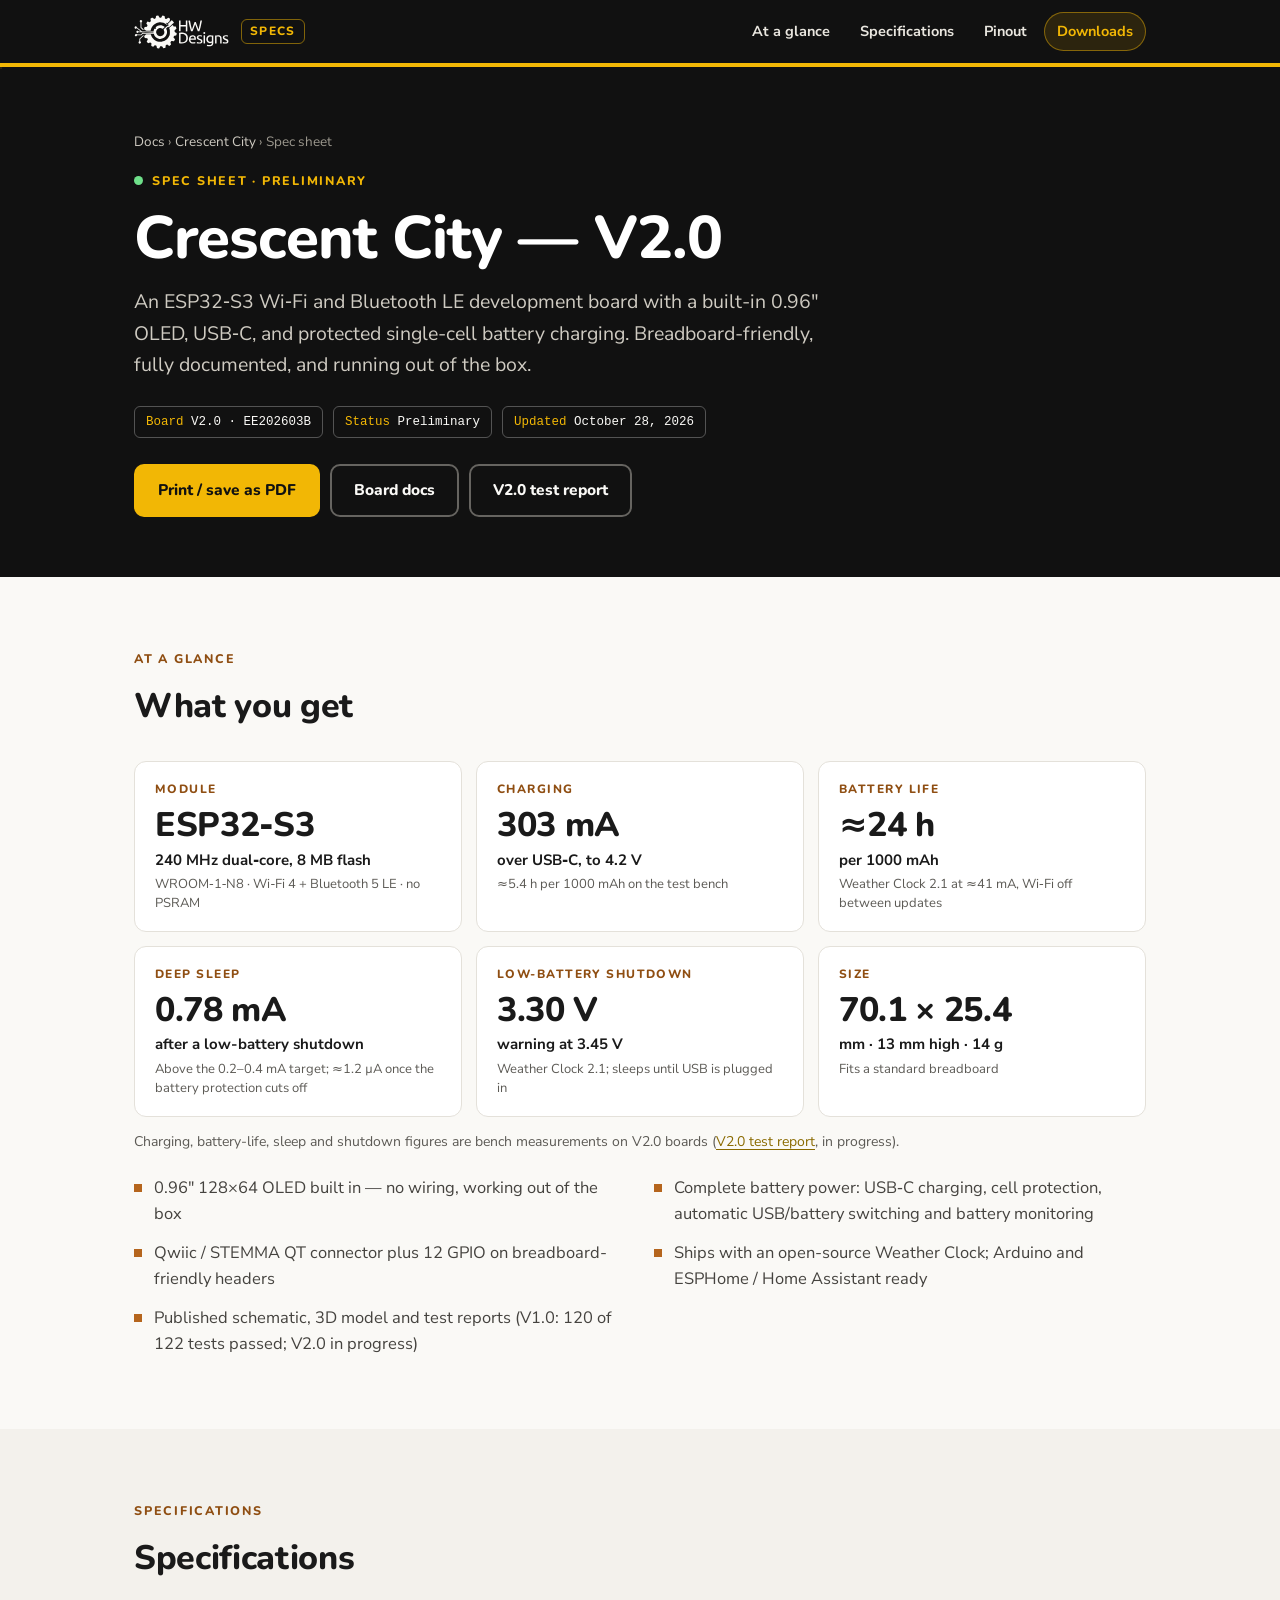
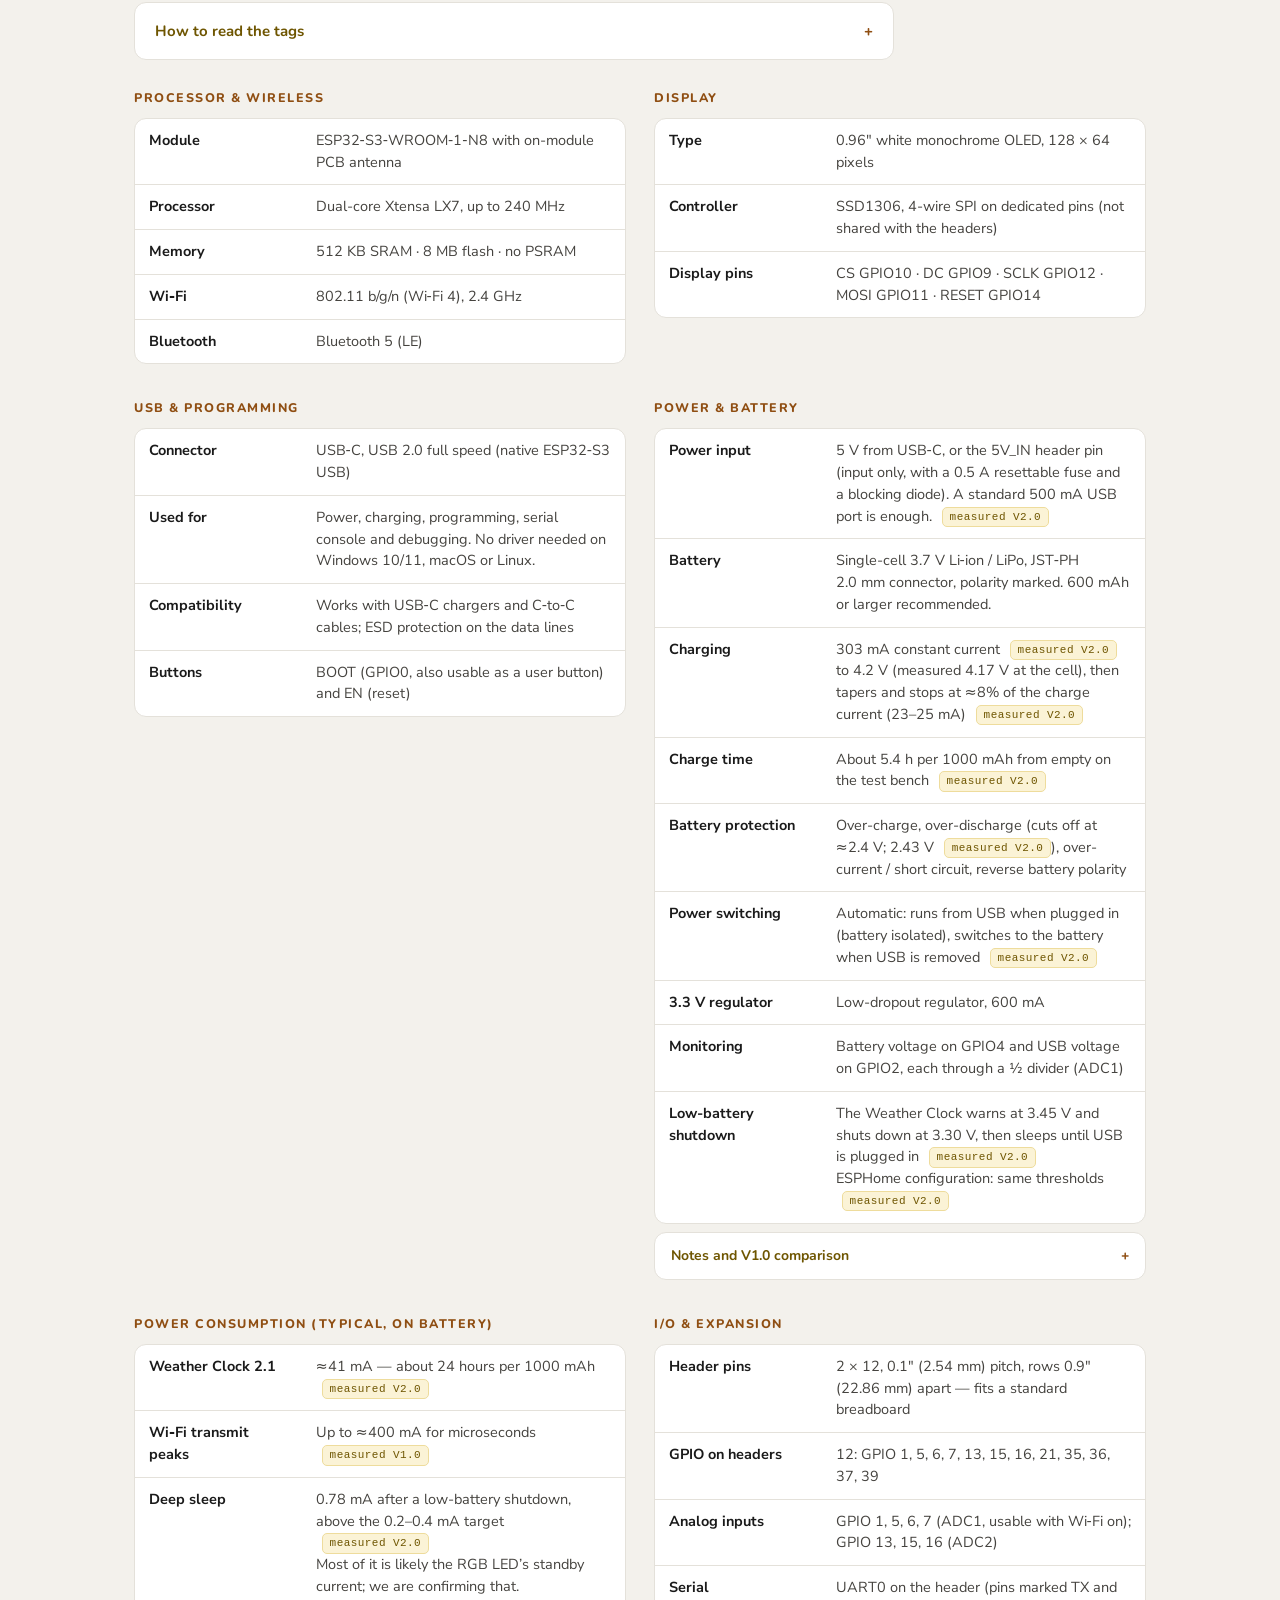
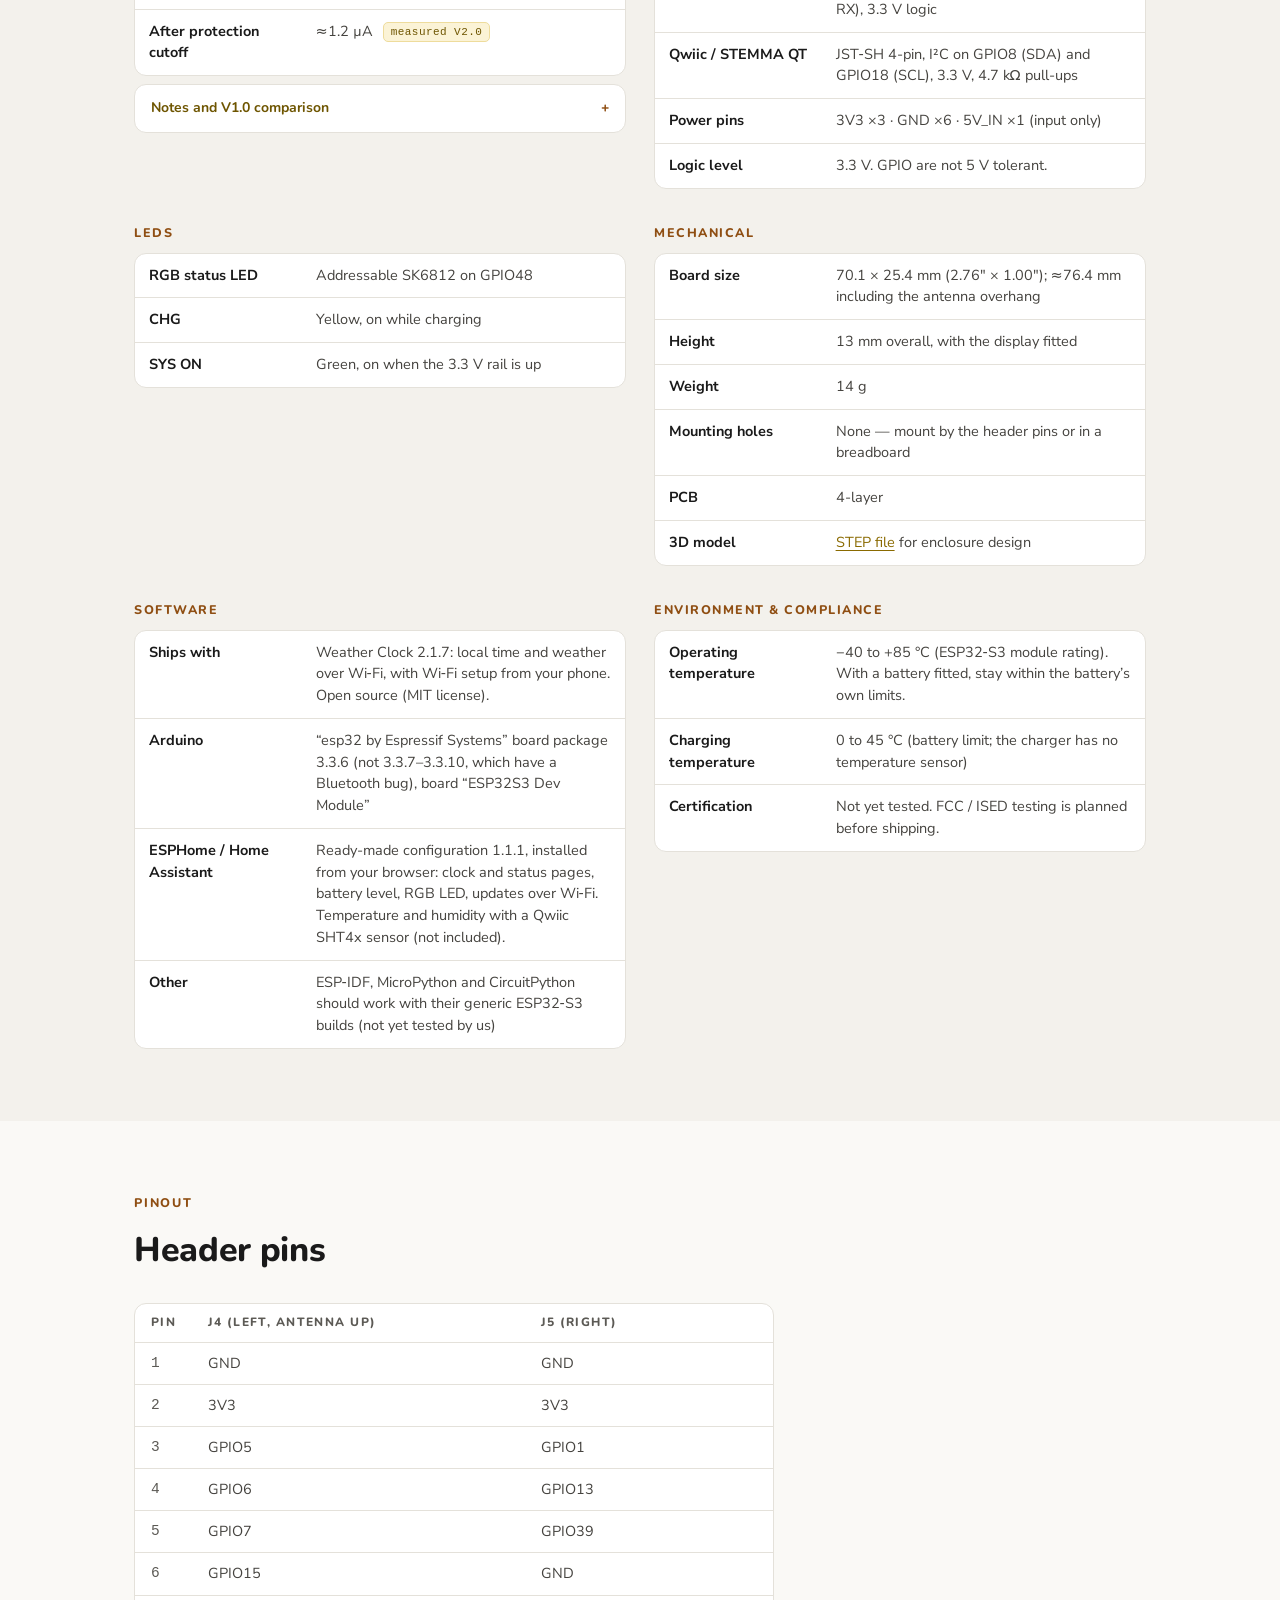
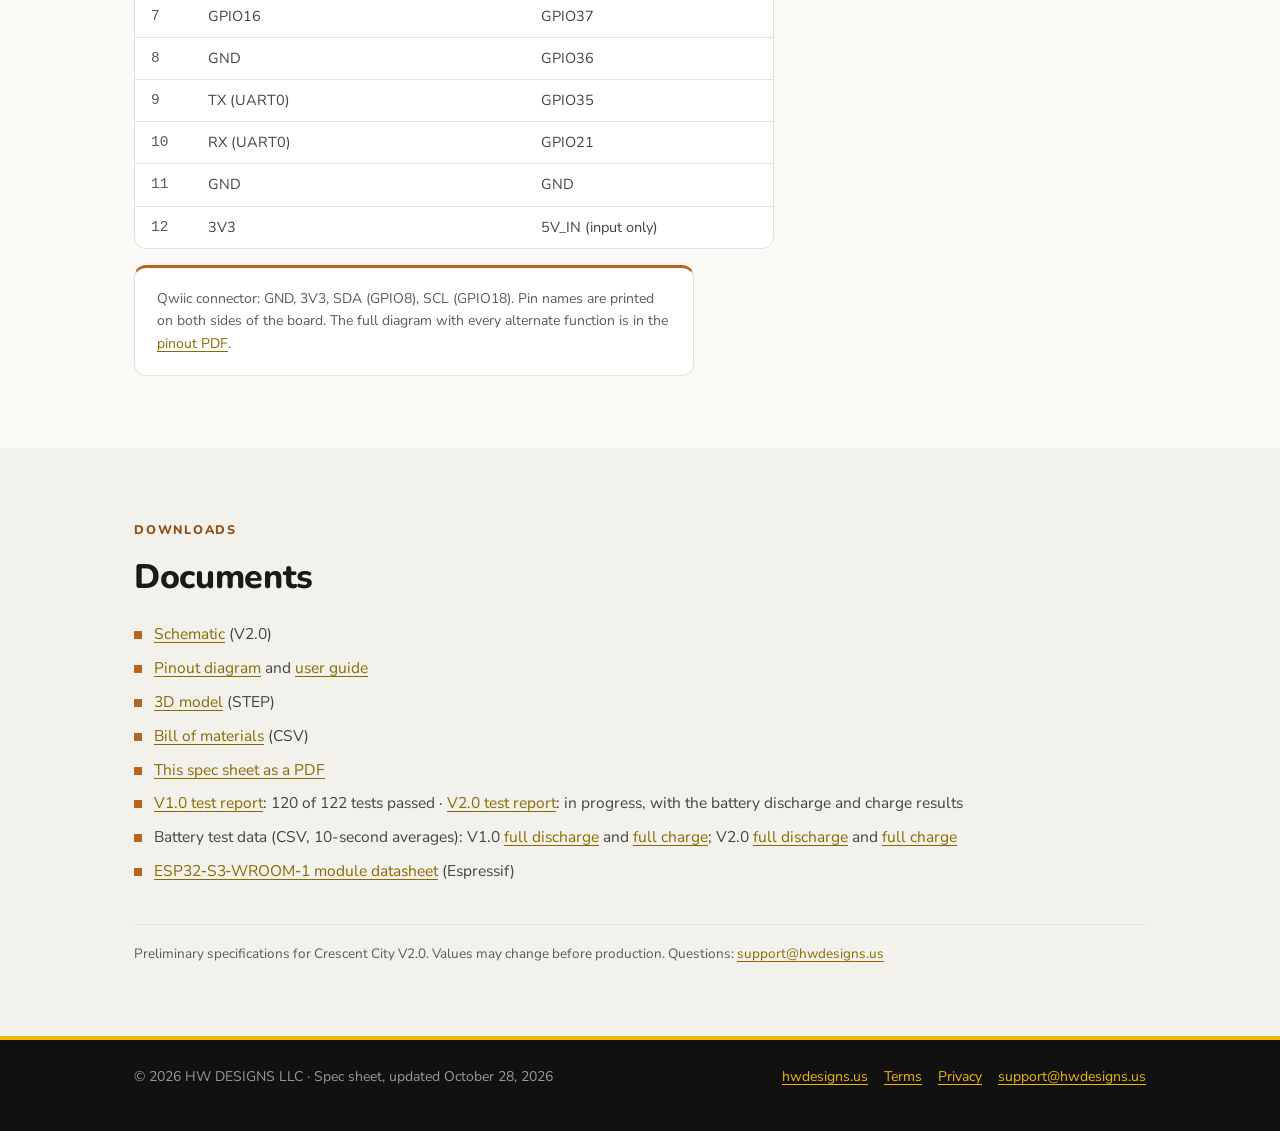
<file: esp32-s3/specs/index.html>
<!DOCTYPE html>
<html lang="en">
<head>
  <meta charset="UTF-8">
  <meta name="viewport" content="width=device-width, initial-scale=1.0">
  <title>Spec Sheet — Crescent City V2.0 · HW Designs</title>
  <meta name="description" content="Specifications for Crescent City V2.0, the HW Designs ESP32-S3 development board: processor, display, USB, battery charging and protection, power consumption, pinout and dimensions.">
  <meta property="og:title" content="Spec Sheet — Crescent City V2.0">
  <meta property="og:url" content="https://docs.hwdesigns.us/esp32-s3/specs/">
  <meta property="og:description" content="Full specifications for Crescent City V2.0, the HW Designs ESP32-S3 development board: display, USB-C, battery charging and protection, power use, pinout and dimensions.">
  <meta property="og:image" content="https://docs.hwdesigns.us/assets/og-esp32-s3.png">
  <meta name="twitter:card" content="summary_large_image">
  <meta name="color-scheme" content="light dark">
  <meta name="theme-color" content="#111111">
  <link rel="icon" href="../../assets/favicon.svg" type="image/svg+xml">
  <link rel="stylesheet" href="../../assets/site.css">
  <style>
    .crumb{font-size:13.5px;margin:0 0 18px;color:var(--faint)}
    .crumb a{color:var(--dim);text-decoration:none}
    .crumb a:hover{color:#fff;text-decoration:underline}
    .hero h1{max-width:none}
    .hero .meta-row{margin-top:22px}
    .hero-actions{display:flex;flex-wrap:wrap;gap:10px;margin-top:26px}
    .hl{list-style:none;margin:22px 0 0;padding:0;display:grid;grid-template-columns:1fr 1fr;gap:12px 28px}
    .hl li{position:relative;padding-left:20px;color:var(--soft)}
    .hl li::before{content:"";position:absolute;left:0;top:9px;width:8px;height:8px;background:var(--copper)}
    .legend{margin:20px 0 0;font-size:14px;color:var(--label)}
    .meta-row{display:flex;flex-wrap:wrap;gap:8px 10px;margin:24px 0 0}
    .chip{font-family:var(--mono);font-size:12.5px;color:var(--bright);border:1px solid rgba(255,255,255,.28);border-radius:6px;padding:5px 11px}
    .chip b{color:var(--gold);font-weight:500}
    .spec-grid{display:grid;grid-template-columns:1fr 1fr;gap:6px 28px;align-items:start}
    .spec-group{margin:28px 0 0;min-width:0}
    .spec-group h3{font-family:var(--head);font-weight:800;font-size:12.5px;letter-spacing:.12em;text-transform:uppercase;color:var(--copper-ink);margin:0 0 10px}
    .spec-tbl{width:100%;border-collapse:separate;border-spacing:0;background:var(--card);border:1px solid var(--line);border-radius:var(--radius);overflow:hidden}
    .spec-tbl th,.spec-tbl td{text-align:left;vertical-align:top;padding:11px 14px;border-bottom:1px solid var(--line);font-size:14.5px;line-height:1.5}
    .spec-tbl th{width:34%;font-weight:700;color:var(--ink)}
    .spec-tbl td{color:var(--soft)}
    .spec-tbl tr:last-child th,.spec-tbl tr:last-child td{border-bottom:none}
    .sub{display:inline-block;margin-top:4px;font-size:13.5px;color:var(--label)}
    .tag{display:inline-block;font-family:var(--mono);font-size:11px;letter-spacing:.04em;padding:1px 7px;border-radius:5px;margin-left:6px;vertical-align:1px;white-space:nowrap}
    .tag-m{background:var(--cobalt-tint);color:var(--cobalt-ink);border:1px solid var(--cobalt-line)}
    .tag-t{background:var(--copper-tint);color:var(--copper-ink);border:1px solid var(--copper-line)}
    .confirm{background:#FFE58A;color:#3A2E00;font-weight:700;padding:1px 6px;border-radius:4px}
    .pin-tbl{width:100%;max-width:640px;border-collapse:separate;border-spacing:0;margin:26px 0 0;background:var(--card);border:1px solid var(--line);border-radius:var(--radius);overflow:hidden}
    .pin-tbl th,.pin-tbl td{text-align:left;padding:9px 16px;border-bottom:1px solid var(--line);font-size:14.5px;color:var(--soft)}
    .pin-tbl thead th{font-family:var(--head);font-weight:800;font-size:12px;letter-spacing:.12em;text-transform:uppercase;color:var(--label)}
    .pin-tbl tr:last-child td{border-bottom:none}
    .pin-tbl .pn{font-family:var(--mono);color:var(--label);width:56px}
    .note{margin:16px 0 0;color:var(--label);font-size:14px;max-width:70ch}
    .disclaimer{margin:40px 0 0;padding-top:18px;border-top:1px solid var(--line);font-size:13.5px;color:var(--label)}
    /* Key numbers (six cards: three per row on desktop) and per-group notes */
    .keynums{grid-template-columns:repeat(3,1fr)}
    .keynums + .legend{margin:14px 0 0}
    .spec-group details.more{margin:8px 0 0}
    .spec-group details.more > summary{padding:12px 16px;font-size:14px}
    .spec-group .more-body{padding:0 16px 14px;font-size:14px}
    .spec-group .more-body p{margin:0 0 8px;font-size:14px}
    .legend-more{max-width:760px}
    .legend-more .legend{margin:0}
    @media (max-width:980px){.spec-grid{grid-template-columns:1fr}}
    @media (max-width:900px){.keynums{grid-template-columns:repeat(2,1fr)}}
    @media (max-width:720px){.hl{grid-template-columns:1fr} .spec-tbl th{width:36%} .spec-tbl th,.spec-tbl td{padding:10px 12px;font-size:14.5px}}
    @media (max-width:560px){.keynums{grid-template-columns:1fr}}
    @media print{
      @page{size:letter;margin:11mm}
      .site-header,.site-footer,.hero-actions,.skip,.crumb,#downloads .feat{display:none!important}
      html,body{background:#fff!important;font-size:10px}
      .wrap{max-width:none;padding:0}
      .hero{background:#fff!important;color:#111;padding:0 0 4px} .eyebrow{color:#8A6A00}
      .hero h1{color:#111;font-size:22px;margin:4px 0} .lede{color:#333;font-size:11px;margin:0;max-width:none}
      .meta-row{margin:6px 0 0} .chip{color:#111;border-color:#aaa;font-size:9px;padding:2px 6px} .chip b{color:#8A6A00}
      .section{padding:6px 0;background:#fff!important} .kicker{display:none} .section h2{font-size:14px;margin:6px 0 4px}
      .hl{grid-template-columns:1fr 1fr;gap:2px 18px;margin:4px 0 0} .hl li{font-size:10px;padding-left:12px} .hl li::before{top:5px;width:5px;height:5px}
      .legend{font-size:9px;margin:2px 0 0}
      .spec-grid{grid-template-columns:1fr 1fr;gap:0 14px} .spec-group{margin:8px 0 0;break-inside:avoid} .spec-group h3{font-size:9px;margin:0 0 3px}
      .spec-tbl,.pin-tbl{break-inside:avoid;border-radius:4px} .spec-tbl th,.spec-tbl td{padding:3px 6px;font-size:9px;line-height:1.35} .sub{font-size:8.5px;margin-top:1px}
      .tag{font-size:7.5px;padding:0 4px}
      .pin-tbl{max-width:none;margin:4px 0 0} .pin-tbl th,.pin-tbl td{padding:2px 6px;font-size:9px} .note{font-size:9px;margin:4px 0 0}
      .disclaimer{font-size:8.5px;margin:6px 0 0;padding-top:4px}
      #pinout{break-before:auto}
      #downloads{padding:0} #downloads h2{display:none}
      .section{padding:4px 0} .spec-group{margin:6px 0 0}
      .spec-tbl th,.spec-tbl td{padding:2px 6px;line-height:1.3}
      .pin-tbl th,.pin-tbl td{padding:1.5px 6px}
      .keynums{grid-template-columns:repeat(6,1fr)!important;gap:5px;margin:6px 0 0}
      .keynums .spec{padding:5px 7px;border-radius:4px;break-inside:avoid}
      .keynums .label{font-size:7px;letter-spacing:.06em}
      .keynums .val{font-size:8.5px;line-height:1.3;margin-top:2px}
      .keynums .big{font-size:15px;margin:1px 0}
      .keynums .sub{font-size:7.5px;line-height:1.3;margin-top:2px}
      .keynums + .legend{margin:3px 0 0}
      details.more,.spec-group details.more{border:none;background:none;border-radius:0;margin:2px 0 0}
      details.more > summary,.spec-group details.more > summary{padding:0;font-size:8.5px;color:#111}
      details.more > summary::after{display:none}
      .more-body,.spec-group .more-body{padding:0;font-size:8.5px;line-height:1.35;color:#333}
      .more-body p,.spec-group .more-body p{margin:0 0 1px;font-size:8.5px;color:#333}
      .legend-more > summary{display:none}
      /* Two flowing columns instead of paired grid rows, so groups pack tightly and the sheet stays at two pages */
      .spec-grid{display:block;column-count:2;column-gap:14px} .spec-grid .spec-group{margin:0 0 6px}
      .hl li{font-size:9.5px;line-height:1.35}
      .note{padding:3px 8px;border-top-width:2px;border-radius:4px}
    }
  </style>
</head>
<body id="top">
  <a class="skip" href="#specs">Skip to specifications</a>

  <header class="site-header">
    <div class="header-inner">
      <a class="brand" href="../../" title="All HW Designs boards">
        <img src="../../assets/logo-white.svg" alt="HW Designs" class="logo" width="95" height="34" onerror="this.hidden=true;this.nextElementSibling.hidden=false">
        <span class="brand-fallback" hidden>HW&nbsp;Designs</span>
        <span class="brand-docs">SPECS</span>
      </a>
      <nav class="site-nav" aria-label="Spec sheet sections">
        <a href="#highlights">At a glance</a>
        <a href="#specs">Specifications</a>
        <a href="#pinout">Pinout</a>
        <a href="#downloads">Downloads</a>
      </nav>
    </div>
  </header>

  <section class="hero">
    <div class="wrap">
      <p class="crumb"><a href="../../">Docs</a> &rsaquo; <a href="../">Crescent City</a> &rsaquo; Spec sheet</p>
      <p class="eyebrow"><span class="rgb-dot" aria-hidden="true"></span>Spec sheet &middot; preliminary</p>
      <h1>Crescent City &mdash; V2.0</h1>
      <p class="lede">An ESP32&#8209;S3 Wi&#8209;Fi and Bluetooth LE development board with a built-in 0.96&Prime; OLED, USB&#8209;C, and protected single-cell battery charging. Breadboard-friendly, fully documented, and running out of the box.</p>
      <div class="meta-row">
        <span class="chip"><b>Board</b> V2.0 &middot; EE202603B</span>
        <span class="chip"><b>Status</b> Preliminary</span>
        <span class="chip"><b>Updated</b> October 28, 2026</span>
      </div>
      <div class="hero-actions">
        <a class="btn btn-light" href="javascript:window.print()">Print / save as PDF</a>
        <a class="btn btn-ghost" href="../">Board docs</a>
        <a class="btn btn-ghost" href="../dvt/v2/">V2.0 test report</a>
      </div>
    </div>
  </section>

  <main>
    <section id="highlights" class="section">
      <div class="wrap">
        <p class="kicker">At a glance</p>
        <h2>What you get</h2>
        <div class="grid-specs keynums">
          <div class="spec"><div class="label">Module</div><div class="val"><span class="big">ESP32&#8209;S3</span>240&nbsp;MHz dual&#8209;core, 8&nbsp;MB flash<span class="sub">WROOM&#8209;1&#8209;N8 &middot; Wi&#8209;Fi&nbsp;4 + Bluetooth&nbsp;5&nbsp;LE &middot; no PSRAM</span></div></div>
          <div class="spec"><div class="label">Charging</div><div class="val"><span class="big">303&nbsp;mA</span>over USB&#8209;C, to 4.2&nbsp;V<span class="sub">&asymp;5.4&nbsp;h per 1000&nbsp;mAh on the test bench</span></div></div>
          <div class="spec"><div class="label">Battery life</div><div class="val"><span class="big">&asymp;24&nbsp;h</span>per 1000&nbsp;mAh<span class="sub">Weather Clock 2.1 at &asymp;41&nbsp;mA, Wi&#8209;Fi off between updates</span></div></div>
          <div class="spec"><div class="label">Deep sleep</div><div class="val"><span class="big">0.78&nbsp;mA</span>after a low-battery shutdown<span class="sub">Above the 0.2&ndash;0.4&nbsp;mA target; &asymp;1.2&nbsp;&micro;A once the battery protection cuts off</span></div></div>
          <div class="spec"><div class="label">Low-battery shutdown</div><div class="val"><span class="big">3.30&nbsp;V</span>warning at 3.45&nbsp;V<span class="sub">Weather Clock 2.1; sleeps until USB is plugged in</span></div></div>
          <div class="spec"><div class="label">Size</div><div class="val"><span class="big">70.1&nbsp;&times;&nbsp;25.4</span>mm &middot; 13&nbsp;mm high &middot; 14&nbsp;g<span class="sub">Fits a standard breadboard</span></div></div>
        </div>
        <p class="legend">Charging, battery-life, sleep and shutdown figures are bench measurements on V2.0 boards (<a href="../dvt/v2/">V2.0 test report</a>, in progress).</p>
        <ul class="hl">
          <li>0.96&Prime; 128&times;64 OLED built in &mdash; no wiring, working out of the box</li>
          <li>Complete battery power: USB&#8209;C charging, cell protection, automatic USB/battery switching and battery monitoring</li>
          <li>Qwiic / STEMMA&nbsp;QT connector plus 12 GPIO on breadboard-friendly headers</li>
          <li>Ships with an open-source Weather Clock; Arduino and ESPHome / Home Assistant ready</li>
          <li>Published schematic, 3D model and test reports (V1.0: 120 of 122 tests passed; V2.0 in progress)</li>
        </ul>
      </div>
    </section>

    <section id="specs" class="section">
      <div class="wrap">
        <p class="kicker">Specifications</p>
        <h2>Specifications</h2>
        <details class="more legend-more">
          <summary>How to read the tags</summary>
          <div class="more-body">
            <p class="legend"><span class="tag tag-m" style="margin-left:0">measured V2.0</span> <span class="tag tag-m">measured V1.0</span> bench measurement on the V2.0 or V1.0 boards (see the <a href="../dvt/v2/">V2.0 test report</a> and the <a href="../dvt/">V1.0 test report</a>). <span class="tag tag-t">V2.0 target</span> design value, still to be confirmed in V2.0 testing (October&ndash;December 2026). All other values are from the design.</p>
          </div>
        </details>
        <div class="spec-grid">
          <div class="spec-group">
            <h3>Processor &amp; wireless</h3>
            <table class="spec-tbl">
              <tbody>
            <tr><th>Module</th><td>ESP32&#8209;S3&#8209;WROOM&#8209;1&#8209;N8 with on-module PCB antenna</td></tr>
            <tr><th>Processor</th><td>Dual-core Xtensa LX7, up to 240&nbsp;MHz</td></tr>
            <tr><th>Memory</th><td>512&nbsp;KB SRAM &middot; 8&nbsp;MB flash &middot; no PSRAM</td></tr>
            <tr><th>Wi&#8209;Fi</th><td>802.11 b/g/n (Wi&#8209;Fi 4), 2.4&nbsp;GHz</td></tr>
            <tr><th>Bluetooth</th><td>Bluetooth 5 (LE)</td></tr>
              </tbody>
            </table>
          </div>
          <div class="spec-group">
            <h3>Display</h3>
            <table class="spec-tbl">
              <tbody>
            <tr><th>Type</th><td>0.96&Prime; white monochrome OLED, 128&nbsp;&times;&nbsp;64 pixels</td></tr>
            <tr><th>Controller</th><td>SSD1306, 4-wire SPI on dedicated pins (not shared with the headers)</td></tr>
            <tr><th>Display pins</th><td>CS GPIO10 &middot; DC GPIO9 &middot; SCLK GPIO12 &middot; MOSI GPIO11 &middot; RESET GPIO14</td></tr>
              </tbody>
            </table>
          </div>
          <div class="spec-group">
            <h3>USB &amp; programming</h3>
            <table class="spec-tbl">
              <tbody>
            <tr><th>Connector</th><td>USB&#8209;C, USB 2.0 full speed (native ESP32&#8209;S3 USB)</td></tr>
            <tr><th>Used for</th><td>Power, charging, programming, serial console and debugging. No driver needed on Windows&nbsp;10/11, macOS or Linux.</td></tr>
            <tr><th>Compatibility</th><td>Works with USB&#8209;C chargers and C&#8209;to&#8209;C cables; ESD protection on the data lines</td></tr>
            <tr><th>Buttons</th><td>BOOT (GPIO0, also usable as a user button) and EN (reset)</td></tr>
              </tbody>
            </table>
          </div>
          <div class="spec-group">
            <h3>Power &amp; battery</h3>
            <table class="spec-tbl">
              <tbody>
            <tr><th>Power input</th><td>5&nbsp;V from USB&#8209;C, or the 5V_IN header pin (input only, with a 0.5&nbsp;A resettable fuse and a blocking diode). A standard 500&nbsp;mA USB port is enough. <span class="tag tag-m">measured V2.0</span></td></tr>
            <tr><th>Battery</th><td>Single-cell 3.7&nbsp;V Li&#8209;ion / LiPo, JST&#8209;PH 2.0&nbsp;mm connector, polarity marked. 600&nbsp;mAh or larger recommended.</td></tr>
            <tr><th>Charging</th><td>303&nbsp;mA constant current <span class="tag tag-m">measured V2.0</span><br>to 4.2&nbsp;V (measured 4.17&nbsp;V at the cell), then tapers and stops at &asymp;8% of the charge current (23&ndash;25&nbsp;mA) <span class="tag tag-m">measured V2.0</span></td></tr>
            <tr><th>Charge time</th><td>About 5.4&nbsp;h per 1000&nbsp;mAh from empty on the test bench <span class="tag tag-m">measured V2.0</span></td></tr>
            <tr><th>Battery protection</th><td>Over-charge, over-discharge (cuts off at &asymp;2.4&nbsp;V; 2.43&nbsp;V <span class="tag tag-m">measured V2.0</span>), over-current / short circuit, reverse battery polarity</td></tr>
            <tr><th>Power switching</th><td>Automatic: runs from USB when plugged in (battery isolated), switches to the battery when USB is removed <span class="tag tag-m">measured V2.0</span></td></tr>
            <tr><th>3.3&nbsp;V regulator</th><td>Low-dropout regulator, 600&nbsp;mA</td></tr>
            <tr><th>Monitoring</th><td>Battery voltage on GPIO4 and USB voltage on GPIO2, each through a &frac12; divider (ADC1)</td></tr>
            <tr><th>Low-battery shutdown</th><td>The Weather Clock warns at 3.45&nbsp;V and shuts down at 3.30&nbsp;V, then sleeps until USB is plugged in <span class="tag tag-m">measured V2.0</span><br>ESPHome configuration: same thresholds <span class="tag tag-m">measured V2.0</span></td></tr>
              </tbody>
            </table>
            <details class="more">
              <summary>Notes and V1.0 comparison</summary>
              <div class="more-body">
                <p><strong>USB input:</strong> charging with Wi&#8209;Fi on, the board draws 363&nbsp;mA from USB. <span class="tag tag-m">measured V2.0</span></p>
                <p><strong>Charger temperature:</strong> the charger chip runs at &asymp;55&nbsp;&deg;C while charging at 303&nbsp;mA (limit 85&nbsp;&deg;C). <span class="tag tag-m">measured V2.0</span></p>
                <p><strong>Charge time:</strong> 1,888&nbsp;mAh in 10.3&nbsp;h. The bench wiring adds resistance, so a cell plugged straight into the board charges a little faster.</p>
                <p><strong>Low-battery shutdown:</strong> the 3.30&nbsp;V shutdown comes before the 3.3&nbsp;V rail sags, so the board stops cleanly, with no reboots.</p>
                <p><strong>V1.0:</strong> charged at 201&nbsp;mA and stopped at 7.6%; about 6.7&nbsp;h per 1000&nbsp;mAh on the bench. <span class="tag tag-m">measured V1.0</span></p>
                <p>Full results: <a href="../dvt/v2/#charging">V2.0 charging</a> &middot; <a href="../dvt/v2/#battery">V2.0 battery life and low-battery shutdown</a></p>
              </div>
            </details>
          </div>
          <div class="spec-group">
            <h3>Power consumption (typical, on battery)</h3>
            <table class="spec-tbl">
              <tbody>
            <tr><th>Weather Clock 2.1</th><td>&asymp;41&nbsp;mA &mdash; about 24&nbsp;hours per 1000&nbsp;mAh <span class="tag tag-m">measured V2.0</span></td></tr>
            <tr><th>Wi&#8209;Fi transmit peaks</th><td>Up to &asymp;400&nbsp;mA for microseconds <span class="tag tag-m">measured V1.0</span></td></tr>
            <tr><th>Deep sleep</th><td>0.78&nbsp;mA after a low-battery shutdown, above the 0.2&ndash;0.4&nbsp;mA target <span class="tag tag-m">measured V2.0</span><br>Most of it is likely the RGB LED&rsquo;s standby current; we are confirming that.</td></tr>
            <tr><th>After protection cutoff</th><td>&asymp;1.2&nbsp;&micro;A <span class="tag tag-m">measured V2.0</span></td></tr>
              </tbody>
            </table>
            <details class="more">
              <summary>Notes and V1.0 comparison</summary>
              <div class="more-body">
                <p><strong>Weather Clock 2.1:</strong> on battery the Wi&#8209;Fi radio is off between weather updates, so the board is not reachable on your network in between. The &asymp;41&nbsp;mA is the average over a full discharge down to the 3.30&nbsp;V shutdown.</p>
                <p><strong>Wi&#8209;Fi always on</strong> (firmware 1.0): &asymp;70&nbsp;mA, about 14&ndash;14.5&nbsp;hours per 1000&nbsp;mAh. <span class="tag tag-m">measured V1.0</span> <span class="tag tag-m">measured V2.0</span></p>
                <p><strong>ESPHome 1.1.1</strong> (Wi&#8209;Fi always connected for Home Assistant): about 14&nbsp;hours per 1000&nbsp;mAh (26.5&nbsp;h on a 1.9&nbsp;Ah cell). <span class="tag tag-m">measured V2.0</span></p>
                <p><strong>Flat battery left connected:</strong> it reaches the protection cutoff in about 3&ndash;6 days, then the board draws &asymp;1.2&nbsp;&micro;A.</p>
                <p><strong>V1.0 deep sleep:</strong> 0.88&nbsp;mA. <span class="tag tag-m">measured V1.0</span></p>
              </div>
            </details>
          </div>
          <div class="spec-group">
            <h3>I/O &amp; expansion</h3>
            <table class="spec-tbl">
              <tbody>
            <tr><th>Header pins</th><td>2&nbsp;&times;&nbsp;12, 0.1&Prime; (2.54&nbsp;mm) pitch, rows 0.9&Prime; (22.86&nbsp;mm) apart &mdash; fits a standard breadboard</td></tr>
            <tr><th>GPIO on headers</th><td>12: GPIO 1, 5, 6, 7, 13, 15, 16, 21, 35, 36, 37, 39</td></tr>
            <tr><th>Analog inputs</th><td>GPIO 1, 5, 6, 7 (ADC1, usable with Wi&#8209;Fi on); GPIO 13, 15, 16 (ADC2)</td></tr>
            <tr><th>Serial</th><td>UART0 on the header (pins marked TX and RX), 3.3&nbsp;V logic</td></tr>
            <tr><th>Qwiic / STEMMA&nbsp;QT</th><td>JST&#8209;SH 4-pin, I&sup2;C on GPIO8 (SDA) and GPIO18 (SCL), 3.3&nbsp;V, 4.7&nbsp;k&Omega; pull-ups</td></tr>
            <tr><th>Power pins</th><td>3V3 &times;3 &middot; GND &times;6 &middot; 5V_IN &times;1 (input only)</td></tr>
            <tr><th>Logic level</th><td>3.3&nbsp;V. GPIO are not 5&nbsp;V tolerant.</td></tr>
              </tbody>
            </table>
          </div>
          <div class="spec-group">
            <h3>LEDs</h3>
            <table class="spec-tbl">
              <tbody>
            <tr><th>RGB status LED</th><td>Addressable SK6812 on GPIO48</td></tr>
            <tr><th>CHG</th><td>Yellow, on while charging</td></tr>
            <tr><th>SYS ON</th><td>Green, on when the 3.3&nbsp;V rail is up</td></tr>
              </tbody>
            </table>
          </div>
          <div class="spec-group">
            <h3>Mechanical</h3>
            <table class="spec-tbl">
              <tbody>
            <tr><th>Board size</th><td>70.1&nbsp;&times;&nbsp;25.4&nbsp;mm (2.76&Prime;&nbsp;&times;&nbsp;1.00&Prime;); &asymp;76.4&nbsp;mm including the antenna overhang</td></tr>
            <tr><th>Height</th><td>13&nbsp;mm overall, with the display fitted</td></tr>
            <tr><th>Weight</th><td>14&nbsp;g</td></tr>
            <tr><th>Mounting holes</th><td>None &mdash; mount by the header pins or in a breadboard</td></tr>
            <tr><th>PCB</th><td>4-layer</td></tr>
            <tr><th>3D model</th><td><a href="../docs/3D.step">STEP file</a> for enclosure design</td></tr>
              </tbody>
            </table>
          </div>
          <div class="spec-group">
            <h3>Software</h3>
            <table class="spec-tbl">
              <tbody>
            <tr><th>Ships with</th><td>Weather Clock 2.1.7: local time and weather over Wi&#8209;Fi, with Wi&#8209;Fi setup from your phone. Open source (MIT license).</td></tr>
            <tr><th>Arduino</th><td>&ldquo;esp32 by Espressif Systems&rdquo; board package 3.3.6 (not 3.3.7&ndash;3.3.10, which have a Bluetooth bug), board &ldquo;ESP32S3 Dev Module&rdquo;</td></tr>
            <tr><th>ESPHome / Home Assistant</th><td>Ready-made configuration 1.1.1, installed from your browser: clock and status pages, battery level, RGB LED, updates over Wi&#8209;Fi. Temperature and humidity with a Qwiic SHT4x sensor (not included).</td></tr>
            <tr><th>Other</th><td>ESP&#8209;IDF, MicroPython and CircuitPython should work with their generic ESP32&#8209;S3 builds (not yet tested by us)</td></tr>
              </tbody>
            </table>
          </div>
          <div class="spec-group">
            <h3>Environment &amp; compliance</h3>
            <table class="spec-tbl">
              <tbody>
            <tr><th>Operating temperature</th><td>&minus;40 to +85&nbsp;&deg;C (ESP32&#8209;S3 module rating). With a battery fitted, stay within the battery&rsquo;s own limits.</td></tr>
            <tr><th>Charging temperature</th><td>0 to 45&nbsp;&deg;C (battery limit; the charger has no temperature sensor)</td></tr>
            <tr><th>Certification</th><td>Not yet tested. FCC / ISED testing is planned before shipping.</td></tr>
              </tbody>
            </table>
          </div>
        </div>
      </div>
    </section>

    <section id="pinout" class="section">
      <div class="wrap">
        <p class="kicker">Pinout</p>
        <h2>Header pins</h2>
        <table class="pin-tbl">
          <thead><tr><th>Pin</th><th>J4 (left, antenna up)</th><th>J5 (right)</th></tr></thead>
          <tbody>
            <tr><td class="pn">1</td><td>GND</td><td>GND</td></tr>
            <tr><td class="pn">2</td><td>3V3</td><td>3V3</td></tr>
            <tr><td class="pn">3</td><td>GPIO5</td><td>GPIO1</td></tr>
            <tr><td class="pn">4</td><td>GPIO6</td><td>GPIO13</td></tr>
            <tr><td class="pn">5</td><td>GPIO7</td><td>GPIO39</td></tr>
            <tr><td class="pn">6</td><td>GPIO15</td><td>GND</td></tr>
            <tr><td class="pn">7</td><td>GPIO16</td><td>GPIO37</td></tr>
            <tr><td class="pn">8</td><td>GND</td><td>GPIO36</td></tr>
            <tr><td class="pn">9</td><td>TX (UART0)</td><td>GPIO35</td></tr>
            <tr><td class="pn">10</td><td>RX (UART0)</td><td>GPIO21</td></tr>
            <tr><td class="pn">11</td><td>GND</td><td>GND</td></tr>
            <tr><td class="pn">12</td><td>3V3</td><td>5V_IN (input only)</td></tr>
          </tbody>
        </table>
        <p class="note">Qwiic connector: GND, 3V3, SDA (GPIO8), SCL (GPIO18). Pin names are printed on both sides of the board. The full diagram with every alternate function is in the <a href="../docs/pinout.pdf">pinout PDF</a>.</p>
      </div>
    </section>

    <section id="downloads" class="section">
      <div class="wrap">
        <p class="kicker">Downloads</p>
        <h2>Documents</h2>
        <ul class="feat">
          <li><a href="../docs/schematic.pdf">Schematic</a> (V2.0)</li>
          <li><a href="../docs/pinout.pdf">Pinout diagram</a> and <a href="../docs/user-guide.pdf">user guide</a></li>
          <li><a href="../docs/3D.step">3D model</a> (STEP)</li>
          <li><a href="../docs/bom.csv">Bill of materials</a> (CSV)</li>
          <li><a href="../docs/spec-sheet.pdf">This spec sheet as a PDF</a></li>
          <li><a href="../dvt/">V1.0 test report</a>: 120 of 122 tests passed &middot; <a href="../dvt/v2/">V2.0 test report</a>: in progress, with the battery discharge and charge results</li>
          <li>Battery test data (CSV, 10-second averages): V1.0 <a href="../docs/battery_full_discharge_revA_10s.csv">full discharge</a> and <a href="../docs/battery_full_charge_revA_10s.csv">full charge</a>; V2.0 <a href="../docs/battery_full_discharge_revB_10s.csv">full discharge</a> and <a href="../docs/battery_full_charge_revB_10s.csv">full charge</a></li>
          <li><a href="https://www.espressif.com/sites/default/files/documentation/esp32-s3-wroom-1_wroom-1u_datasheet_en.pdf">ESP32&#8209;S3&#8209;WROOM&#8209;1 module datasheet</a> (Espressif)</li>
        </ul>
        <p class="disclaimer">Preliminary specifications for Crescent City V2.0. Values may change before production. Questions: <a href="mailto:support@hwdesigns.us">support@hwdesigns.us</a></p>
      </div>
    </section>
  </main>

  <footer class="site-footer">
    <div class="wrap footer-inner">
      <span>&copy; 2026 HW DESIGNS LLC &middot; Spec sheet, updated October 28, 2026</span>
      <span class="footer-links"><a href="https://hwdesigns.us">hwdesigns.us</a><a href="https://hwdesigns.us/terms/">Terms</a><a href="https://hwdesigns.us/privacy/">Privacy</a><a href="mailto:support@hwdesigns.us">support@hwdesigns.us</a></span>
    </div>
  </footer>
  <script src="../../assets/site.js" defer></script>
  <!-- Cloudflare Web Analytics (cookieless; see https://hwdesigns.us/privacy/) --><script type='module' src='https://static.cloudflareinsights.com/beacon.min.js' data-cf-beacon='{"token": "139cc9ab586844b68c1e6253bc8a0aa7"}'></script><!-- End Cloudflare Web Analytics -->
</body>
</html>
</file>
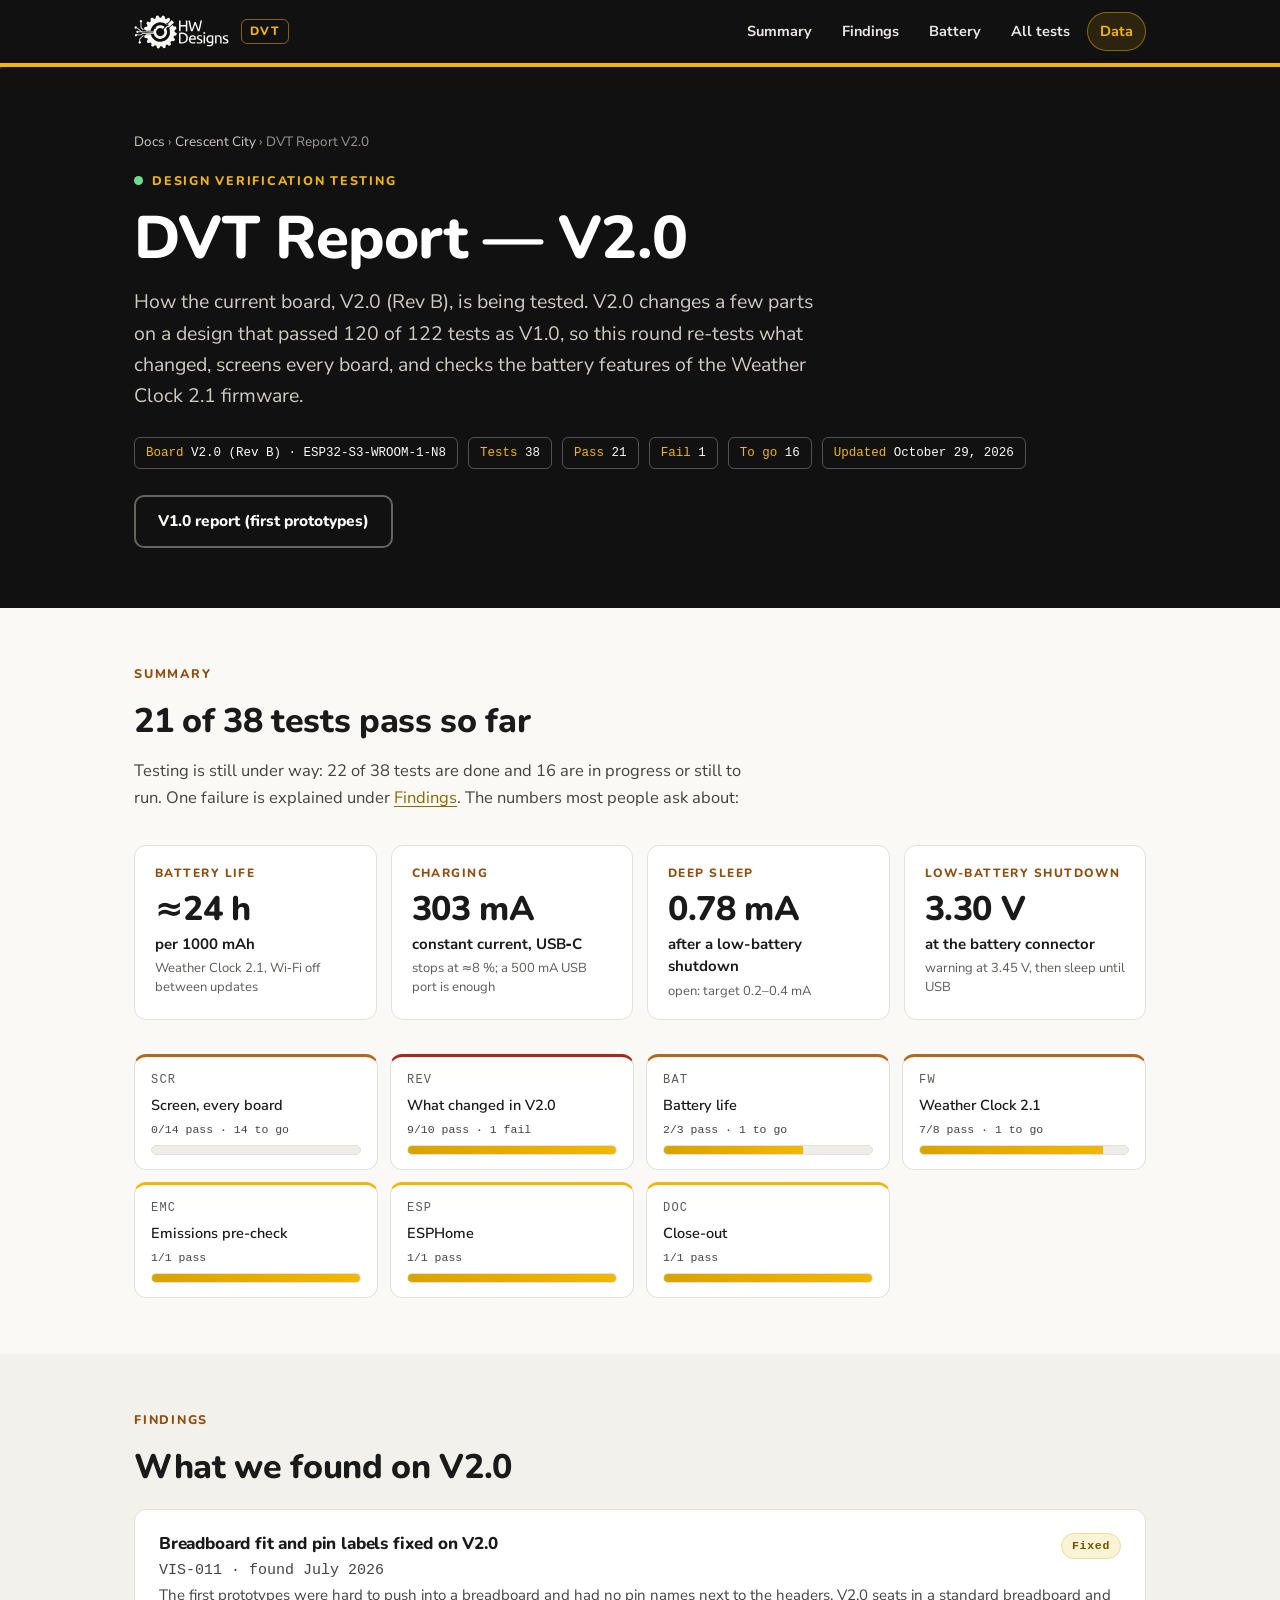
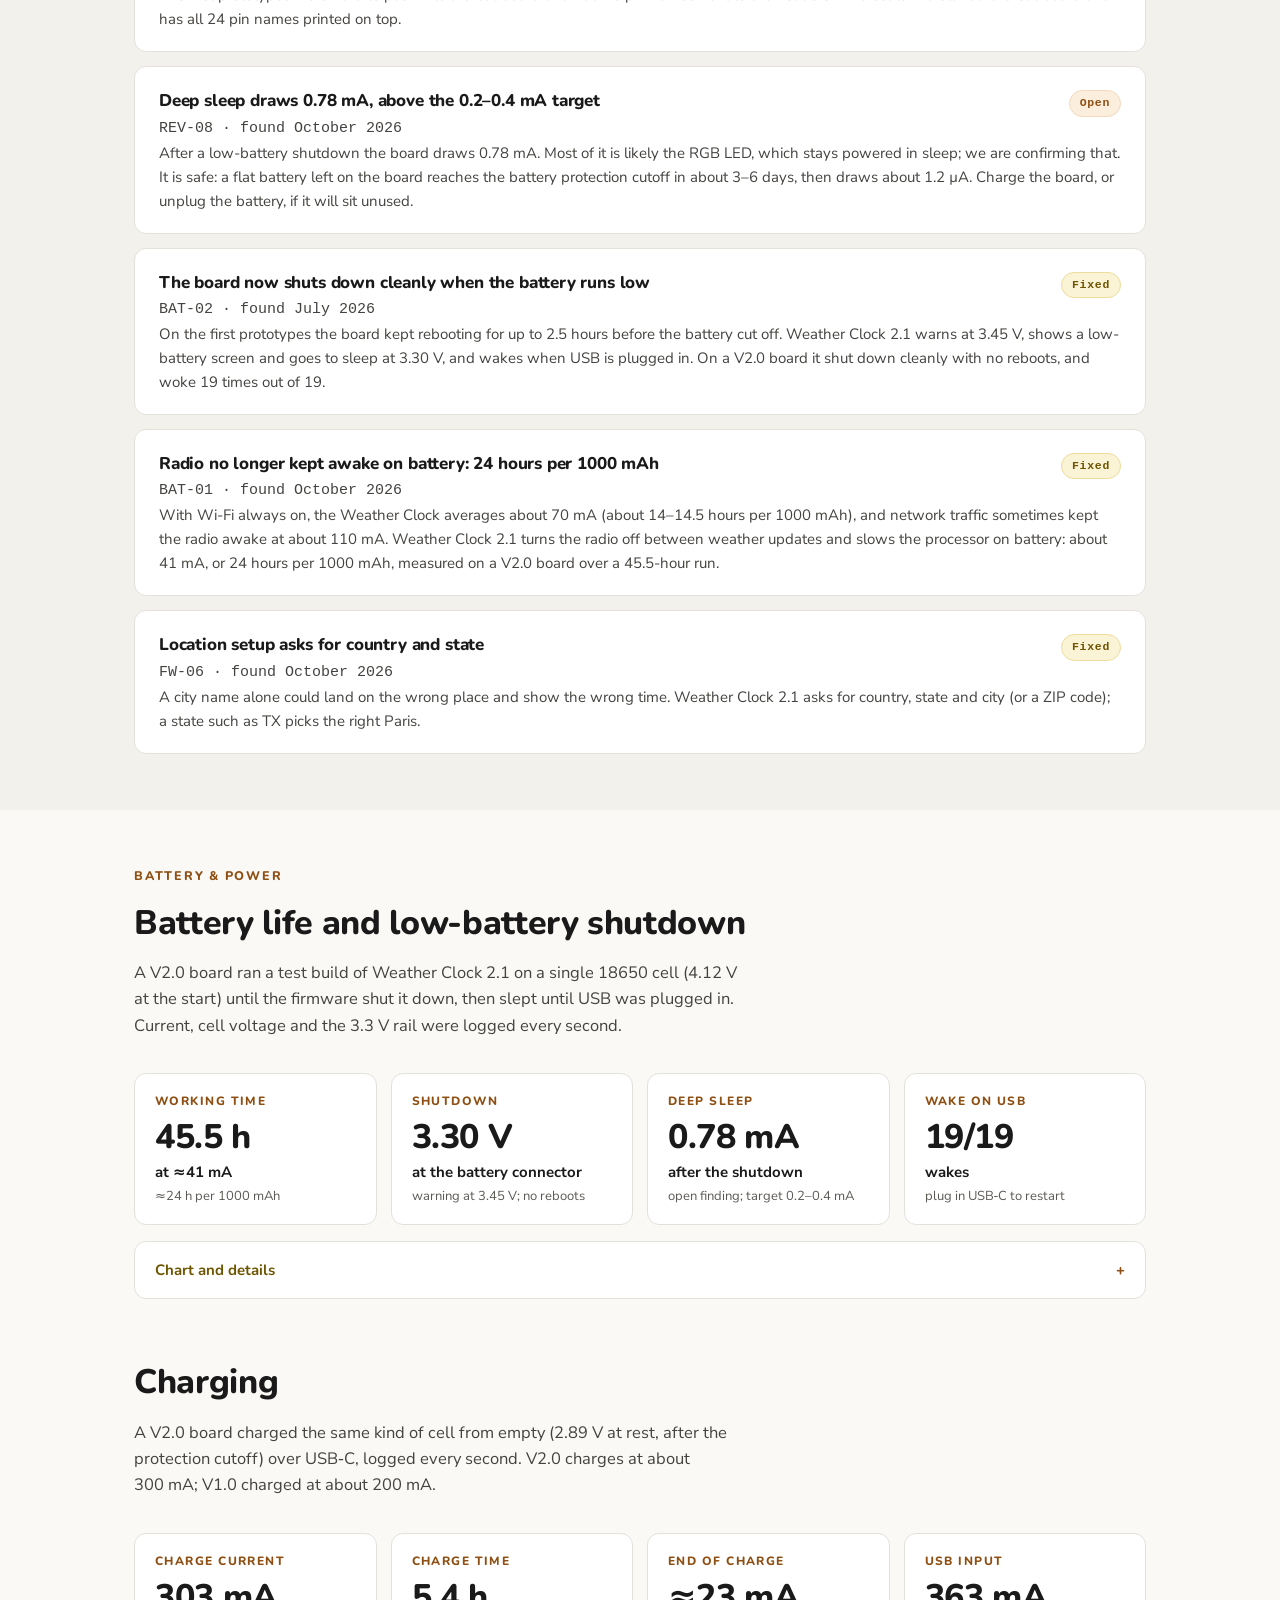
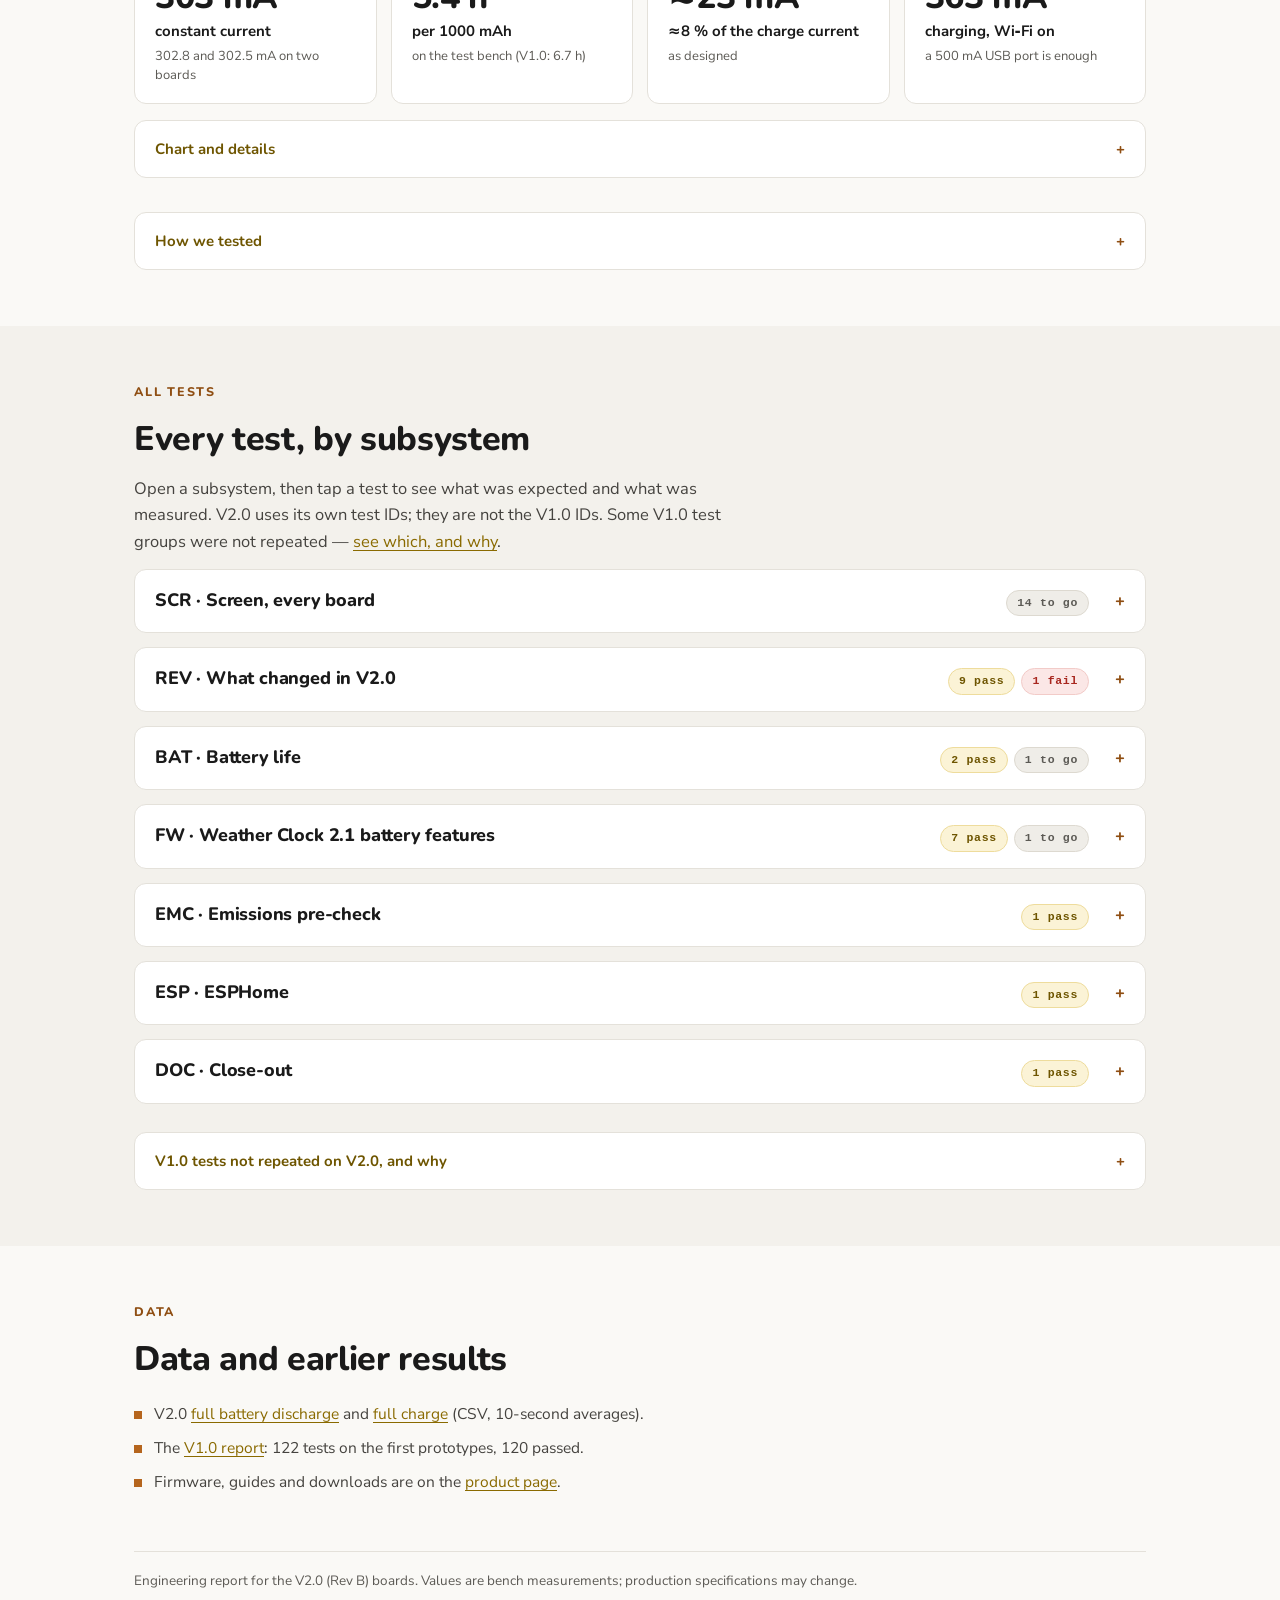
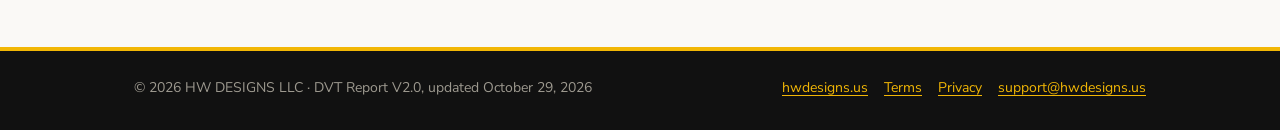
<file: esp32-s3/dvt/v2/index.html>
<!DOCTYPE html>
<html lang="en">
<!--
  HW Designs — DVT report V2.0 (page format 1.2). Generated from the V2.0 DVT tracker.
  Edit the tracker and regenerate; do not edit this file by hand.
  Styling: ../../../assets/site.css plus the DVT-report styles below (same as ../index.html).
-->
<head>
  <meta charset="UTF-8">
  <meta name="viewport" content="width=device-width, initial-scale=1.0">
  <title>DVT Report — Crescent City V2.0 · HW Designs</title>
  <meta name="description" content="Design-verification report for Crescent City V2.0 (Rev B): 38 tests covering what changed from V1.0, a screen of every board, battery life, charging and the Weather Clock 2.1 battery features.">
  <meta property="og:title" content="DVT Report — Crescent City V2.0">
  <meta property="og:url" content="https://docs.hwdesigns.us/esp32-s3/dvt/v2/">
  <meta property="og:description" content="How the V2.0 ESP32-S3 dev board was tested: battery life, charging, low-battery shutdown and every test result, with the data.">
  <meta property="og:image" content="https://docs.hwdesigns.us/esp32-s3/assets/dvt_bat_full_discharge_v2.png">
  <meta name="twitter:card" content="summary_large_image">
  <meta name="color-scheme" content="light dark">
  <meta name="theme-color" content="#111111">
  <link rel="icon" href="../../../assets/favicon.svg" type="image/svg+xml">
  <link rel="stylesheet" href="../../../assets/site.css">
  <style>
    /* ── DVT-report page styles ── */
    .crumb{font-size:13.5px;margin:0 0 18px;color:var(--faint)}
    .crumb a{color:var(--dim);text-decoration:none}
    .crumb a:hover{color:#fff;text-decoration:underline}
    .hero .meta-row{margin-top:22px}
    .hero h1{max-width:none}
    .sum-grid{display:grid;grid-template-columns:repeat(4,1fr);gap:12px;margin:34px 0 0}
    .sum-card{display:grid;gap:6px;background:var(--card);border:1px solid var(--line);border-radius:var(--radius);padding:14px 16px;text-decoration:none;color:var(--ink)}
    .sum-card:hover{border-color:var(--cobalt)}
    .sum-ok{border-top:3px solid var(--cobalt)}
    .sum-bad{border-top:3px solid var(--red-ink)}
    .sum-wip{border-top:3px solid var(--copper)}
    .sum-code{font-family:var(--mono);font-size:12px;letter-spacing:.1em;color:var(--label)}
    .sum-name{font-weight:600;font-size:14.5px;line-height:1.3}
    .sum-nums{font-family:var(--mono);font-size:11.5px;color:var(--soft)}
    .stat-row{display:grid;grid-template-columns:repeat(5,1fr);gap:12px;margin:34px 0 0}
    .stat{background:var(--card);border:1px solid var(--line);border-radius:var(--radius);padding:16px 18px}
    .stat b{display:block;font-size:26px;letter-spacing:-.01em}
    .stat span{font-family:var(--mono);font-size:11.5px;letter-spacing:.1em;text-transform:uppercase;color:var(--label)}
    .overall{margin:18px 0 0;display:flex;align-items:center;gap:14px}
    .overall .progress{flex:1}
    .overall span.lbl{font-family:var(--mono);font-size:12.5px;color:var(--label);white-space:nowrap}
    .subsys{margin:44px 0 0}
    .subsys-head{display:flex;flex-wrap:wrap;align-items:baseline;gap:12px;justify-content:space-between}
    .subsys-head h3{margin:0;font-size:20px}
    .subsys-chips{display:flex;gap:6px;flex-wrap:wrap}
    .subsys-index{font-family:var(--mono);font-size:12.5px;margin:26px 0 0;display:flex;flex-wrap:wrap;gap:6px 14px}
    .subsys-index a{text-decoration:none;color:var(--cobalt-ink)}
    .subsys-index a:hover{text-decoration:underline}
    .t-table{margin:14px 0 0;border:1px solid var(--line);border-radius:var(--radius);overflow:hidden;background:var(--card)}
    .t-row{border:0;border-bottom:1px solid var(--line);border-radius:0;background:var(--card)}
    .t-row:last-of-type{border-bottom:0}
    .t-row summary{display:grid;grid-template-columns:86px 1fr auto auto;align-items:center;gap:14px;padding:11px 16px;font-weight:400;font-size:14.5px}
    .t-row summary:hover{background:#F3F6FD}
    .t-row summary::after{display:none}
    .t-id{font-family:var(--mono);font-size:12.5px;color:var(--label)}
    .t-desc{color:var(--ink)}
    .t-act{font-family:var(--mono);font-size:12.5px;color:var(--soft);text-align:right}
    .t-body{padding:4px 16px 14px 116px;font-size:14.5px;color:var(--soft)}
    .t-body p{margin:0 0 7px}
    .t-spec,.t-ref{font-family:var(--mono);font-size:12.5px;color:var(--label)}
    .plan-detail{margin:12px 0 0;background:var(--card)}
    .plan-detail > summary{font-size:14.5px;color:var(--cobalt-ink)}
    .plan-body{padding:0 20px 18px;font-size:14.5px;color:var(--soft);overflow-x:auto}
    .plan-body h4,.plan-body h5{color:var(--ink);margin:18px 0 6px}
    .plan-body table{border-collapse:collapse;margin:10px 0;font-size:13px;min-width:520px}
    .plan-body th,.plan-body td{border:1px solid var(--line);padding:6px 10px;text-align:left;vertical-align:top}
    .plan-body th{background:var(--tint);font-family:var(--mono);font-size:11.5px;letter-spacing:.06em}
    .plan-body pre{border-left-color:var(--copper)}
    .iss{background:var(--card);border:1px solid var(--line);border-radius:var(--radius);padding:20px 24px;margin:14px 0 0}
    .iss-head{display:flex;justify-content:space-between;gap:12px;align-items:baseline}
    .iss h3{margin:0;font-size:17px}
    .iss-tag{font-family:var(--mono);font-size:12px;color:var(--label);margin:2px 0 8px}
    .iss p{margin:0;color:var(--soft);font-size:15px}
    .ref-block{margin:26px 0 0}
    .ref-block > details > summary{font-size:16px}
    .disclaimer{font-size:13.5px;color:var(--label);border-top:1px solid var(--line);margin:56px 0 0;padding:18px 0 0}
    .pwr-chapter .section{padding:34px 0 0;background:transparent}
    .pwr-chapter .kicker{color:var(--copper-ink)}
    @media (max-width:900px){.sum-grid{grid-template-columns:repeat(2,1fr)}.stat-row{grid-template-columns:repeat(2,1fr)}.t-row summary{grid-template-columns:70px 1fr auto}.t-act{display:none}.t-body{padding-left:16px}}
    /* ── ported from the original power-profile page (recolored) ──
       Aliases only: never re-declare a site.css variable in terms of itself
       (--x:var(--x) is a cycle, which invalidates the variable page-wide). */
:root{
      --black:var(--navy); --accent:var(--cobalt); --accent-lt:var(--cobalt-lt);
      --amber:#C77800; --red:#B0342A; --green:#2E7D32;
    }
.meta-row{display:flex;flex-wrap:wrap;gap:8px 10px;margin:24px 0 0}
.chip{font-family:var(--mono);font-size:12.5px;color:var(--bright);border:1px solid rgba(255,255,255,.28);border-radius:6px;padding:5px 11px}
.chip b{color:var(--accent-lt);font-weight:500}
/* chips reused outside the dark hero sit on light section backgrounds */
    #power .chip{color:var(--soft);background:var(--card);border-color:var(--line)}
#power .chip b{color:var(--cobalt-ink)}
/* Sections */
    .section{padding:56px 0}
section{scroll-margin-top:84px}
/* Verdict banner */
    .verdict{background:var(--card);border:1px solid var(--line);border-left:4px solid var(--green);border-radius:var(--radius);padding:22px 26px;margin:34px 0 0}
.verdict .tag{font-family:var(--mono);font-size:12px;letter-spacing:.14em;text-transform:uppercase;color:var(--green);font-weight:600}
.verdict p{margin:8px 0 0;color:var(--ink)}
/* Result cards (headline numbers) */
    .grid-specs{display:grid;grid-template-columns:repeat(4,1fr);gap:14px;margin:34px 0 0}
/* Figures */
    figure{margin:34px 0 0;background:var(--card);border:1px solid var(--line);border-radius:var(--radius);padding:16px 16px 8px;overflow:hidden}
figure img{display:block;width:100%;height:auto;border-radius:6px}
figcaption{font-size:14px;color:var(--label);margin:12px 4px 8px;line-height:1.55}
figcaption b{color:var(--soft);font-weight:600}
/* Data tables */
    .tbl{width:100%;border-collapse:collapse;margin:22px 0 0;background:var(--card);border:1px solid var(--line);border-radius:var(--radius);overflow:hidden;font-size:14.5px}
.tbl thead th{font-family:var(--mono);font-size:12px;letter-spacing:.12em;text-transform:uppercase;color:var(--label);text-align:left;padding:13px 18px;border-bottom:1px solid var(--line);font-weight:500}
.tbl td{padding:13px 18px;border-bottom:1px solid var(--line);vertical-align:top;color:var(--soft)}
.tbl tbody tr:last-child td{border-bottom:none}
.tbl tbody tr:hover{background:var(--tint)}
.tbl td:first-child{color:var(--ink);font-weight:600;white-space:nowrap}
.tbl .mono{font-family:var(--mono);font-size:13.5px;color:var(--ink);white-space:nowrap}
.tbl .pct{font-family:var(--mono);font-size:13.5px;color:var(--soft)}
.swatch{display:inline-block;width:10px;height:10px;border-radius:2px;margin-right:8px;vertical-align:middle}
/* Narrative event blocks */
    .events{display:grid;gap:14px;margin:30px 0 0}
.event{background:var(--card);border:1px solid var(--line);border-radius:var(--radius);padding:22px 24px;display:grid;grid-template-columns:150px 1fr;gap:22px}
.event .when{border-right:1px solid var(--line);padding-right:20px}
.event .when .t{font-family:var(--mono);font-size:13px;color:var(--accent);font-weight:500}
.event .when h3{margin:6px 0 0;font-size:17px;line-height:1.25}
.event .body{margin:0}
.event .body p{margin:0;color:var(--soft);font-size:15.5px;max-width:none}
.event .body p+p{margin-top:10px}
.tagline{display:inline-block;font-family:var(--mono);font-size:11.5px;letter-spacing:.1em;text-transform:uppercase;padding:3px 9px;border-radius:5px;margin-bottom:10px}
.tag-spike{background:#F7E7E5;color:var(--red)}
.tag-sag{background:#FBF0DC;color:var(--copper-ink)}
.tag-dwell{background:#E4EEF9;color:var(--accent)}
.tag-ripple{background:#E6F1E7;color:#1F6124}
/* Method + findings lists */
    .feat{list-style:none;margin:16px 0 0;padding:0;display:grid;gap:9px;max-width:78ch}
code{font-family:var(--mono)}
p code,li code,td code{background:#EDEDEF;border-radius:5px;padding:2px 6px;font-size:.86em}
/* Callout */
    .callout{background:#F4F7FB;border:1px solid #D6E3F2;border-radius:var(--radius);padding:20px 24px;margin:26px 0 0}
.callout h4{margin:0 0 8px;font-size:15px;font-family:var(--mono);letter-spacing:.06em;text-transform:uppercase;color:var(--accent)}
.callout p{margin:0;color:var(--soft);font-size:15px;max-width:none}
.callout p+p{margin-top:10px}
/* Actions */
    .actions{list-style:none;margin:18px 0 0;padding:0;display:grid;gap:10px;counter-reset:a}
.actions li{counter-increment:a;background:var(--card);border:1px solid var(--line);border-radius:var(--radius);padding:16px 20px 16px 54px;position:relative;color:var(--soft);font-size:15.5px}
.actions li::before{content:counter(a);position:absolute;left:16px;top:14px;width:26px;height:26px;border-radius:6px;background:var(--black);color:#fff;font-family:var(--mono);font-size:13px;display:grid;place-items:center}
.actions li b{color:var(--ink);font-weight:600}
.footnote{font-size:13.5px;color:var(--label);margin:22px 0 0;max-width:78ch}
/* Footer */
    .site-footer{border-top:1px solid var(--line);padding:26px 0 42px;margin-top:24px}
.event{grid-template-columns:1fr;gap:14px}
.event .when{border-right:none;border-bottom:1px solid var(--line);padding:0 0 14px}
    details.subsys{margin:14px 0 0;background:var(--card);border:1px solid var(--line);border-radius:var(--radius)}
    details.subsys > summary{list-style:none;cursor:pointer;padding:16px 20px}
    details.subsys > summary::-webkit-details-marker{display:none}
    details.subsys > summary h3{font-size:18px}
    details.subsys > summary .subsys-chips{margin-left:auto;margin-right:14px}
    details.subsys > .t-table{margin:0 14px 14px}
  
    @media (max-width:700px){.grid-specs{grid-template-columns:repeat(2,1fr)}}
    @media (max-width:420px){.grid-specs{grid-template-columns:1fr}}
    .tbl td:first-child{white-space:normal}
  </style>
</head>
<body id="top">
  <a class="skip" href="#summary">Skip to summary</a>

  <header class="site-header">
    <div class="header-inner">
      <a class="brand" href="../../../" title="All HW Designs boards">
        <img src="../../../assets/logo-white.svg" alt="HW Designs" class="logo" width="95" height="34" onerror="this.hidden=true;this.nextElementSibling.hidden=false">
        <span class="brand-fallback" hidden>HW&nbsp;Designs</span>
        <span class="brand-docs">DVT</span>
      </a>
      <nav class="site-nav" aria-label="Report sections">
        <a href="#summary">Summary</a>
        <a href="#findings">Findings</a>
        <a href="#battery">Battery</a>
        <a href="#results">All tests</a>
        <a href="#downloads">Data</a>
      </nav>
    </div>
  </header>

  <section class="hero">
    <div class="wrap">
      <p class="crumb"><a href="../../../">Docs</a> &rsaquo; <a href="../../">Crescent City</a> &rsaquo; DVT Report V2.0</p>
      <p class="eyebrow"><span class="rgb-dot" aria-hidden="true"></span>Design Verification Testing</p>
      <h1>DVT Report &mdash; V2.0</h1>
      <p class="lede">How the current board, V2.0 (Rev&nbsp;B), is being tested. V2.0 changes a few parts on a design that passed 120 of 122 tests as V1.0, so this round re-tests what changed, screens every board, and checks the battery features of the Weather Clock 2.1 firmware.</p>
      <div class="meta-row">
        <span class="chip"><b>Board</b> V2.0 (Rev B) &middot; ESP32-S3-WROOM-1-N8</span>
        <span class="chip"><b>Tests</b> 38</span>
        <span class="chip"><b>Pass</b> 21</span>
        <span class="chip"><b>Fail</b> 1</span>
        <span class="chip"><b>To go</b> 16</span>
        <span class="chip"><b>Updated</b> October 29, 2026</span>
      </div>
      <div style="display:flex;flex-wrap:wrap;gap:10px;margin-top:26px">
        <a class="btn btn-ghost" href="../">V1.0 report (first prototypes)</a>
      </div>
    </div>
  </section>

  <main>
    <section id="summary" class="section">
      <div class="wrap">
        <p class="kicker">Summary</p>
        <h2>21 of 38 tests pass so far</h2>
        <p class="section-intro">Testing is still under way: 22 of 38 tests are done and 16 are in progress or still to run. One failure is explained under <a href="#findings">Findings</a>. The numbers most people ask about:</p>
        <div class="grid-specs keynums">
          <div class="spec"><div class="label">Battery life</div><div class="val"><span class="big">&asymp;24&nbsp;h</span>per 1000&nbsp;mAh<span class="sub">Weather Clock 2.1, Wi&#8209;Fi off between updates</span></div></div>
          <div class="spec"><div class="label">Charging</div><div class="val"><span class="big">303&nbsp;mA</span>constant current, USB&#8209;C<span class="sub">stops at &asymp;8&nbsp;%; a 500&nbsp;mA USB port is enough</span></div></div>
          <div class="spec"><div class="label">Deep sleep</div><div class="val"><span class="big">0.78&nbsp;mA</span>after a low-battery shutdown<span class="sub">open: target 0.2&ndash;0.4&nbsp;mA</span></div></div>
          <div class="spec"><div class="label">Low-battery shutdown</div><div class="val"><span class="big">3.30&nbsp;V</span>at the battery connector<span class="sub">warning at 3.45&nbsp;V, then sleep until USB</span></div></div>
        </div>
        <div class="sum-grid">
<a class="sum-card sum-wip" href="#sub-scr">
  <span class="sum-code">SCR</span>
  <span class="sum-name">Screen, every board</span>
  <span class="sum-nums">0/14 pass &middot; 14 to go</span>
  <span class="progress"><span style="width:0%"></span></span>
</a><a class="sum-card sum-bad" href="#sub-rev">
  <span class="sum-code">REV</span>
  <span class="sum-name">What changed in V2.0</span>
  <span class="sum-nums">9/10 pass &middot; 1 fail</span>
  <span class="progress"><span style="width:100%"></span></span>
</a><a class="sum-card sum-wip" href="#sub-bat">
  <span class="sum-code">BAT</span>
  <span class="sum-name">Battery life</span>
  <span class="sum-nums">2/3 pass &middot; 1 to go</span>
  <span class="progress"><span style="width:67%"></span></span>
</a><a class="sum-card sum-wip" href="#sub-fw">
  <span class="sum-code">FW</span>
  <span class="sum-name">Weather Clock 2.1</span>
  <span class="sum-nums">7/8 pass &middot; 1 to go</span>
  <span class="progress"><span style="width:88%"></span></span>
</a><a class="sum-card sum-ok" href="#sub-emc">
  <span class="sum-code">EMC</span>
  <span class="sum-name">Emissions pre-check</span>
  <span class="sum-nums">1/1 pass</span>
  <span class="progress"><span style="width:100%"></span></span>
</a><a class="sum-card sum-ok" href="#sub-esp">
  <span class="sum-code">ESP</span>
  <span class="sum-name">ESPHome</span>
  <span class="sum-nums">1/1 pass</span>
  <span class="progress"><span style="width:100%"></span></span>
</a><a class="sum-card sum-ok" href="#sub-doc">
  <span class="sum-code">DOC</span>
  <span class="sum-name">Close-out</span>
  <span class="sum-nums">1/1 pass</span>
  <span class="progress"><span style="width:100%"></span></span>
</a>
        </div>
      </div>
    </section>

    <section id="findings" class="section">
      <div class="wrap">
        <p class="kicker">Findings</p>
        <h2>What we found on V2.0</h2>
<div class="iss">
  <div class="iss-head"><h3>Breadboard fit and pin labels fixed on V2.0</h3><span class="pill pill-pass">Fixed</span></div>
  <p class="iss-tag">VIS-011 &middot; found July 2026</p>
  <p>The first prototypes were hard to push into a breadboard and had no pin names next to the headers. V2.0 seats in a standard breadboard and has all 24 pin names printed on top.</p>
</div>
<div class="iss">
  <div class="iss-head"><h3>Deep sleep draws 0.78 mA, above the 0.2–0.4 mA target</h3><span class="pill pill-open">Open</span></div>
  <p class="iss-tag">REV-08 &middot; found October 2026</p>
  <p>After a low-battery shutdown the board draws 0.78 mA. Most of it is likely the RGB LED, which stays powered in sleep; we are confirming that. It is safe: a flat battery left on the board reaches the battery protection cutoff in about 3–6 days, then draws about 1.2 µA. Charge the board, or unplug the battery, if it will sit unused.</p>
</div>
<div class="iss">
  <div class="iss-head"><h3>The board now shuts down cleanly when the battery runs low</h3><span class="pill pill-pass">Fixed</span></div>
  <p class="iss-tag">BAT-02 &middot; found July 2026</p>
  <p>On the first prototypes the board kept rebooting for up to 2.5 hours before the battery cut off. Weather Clock 2.1 warns at 3.45 V, shows a low-battery screen and goes to sleep at 3.30 V, and wakes when USB is plugged in. On a V2.0 board it shut down cleanly with no reboots, and woke 19 times out of 19.</p>
</div>
<div class="iss">
  <div class="iss-head"><h3>Radio no longer kept awake on battery: 24 hours per 1000 mAh</h3><span class="pill pill-pass">Fixed</span></div>
  <p class="iss-tag">BAT-01 &middot; found October 2026</p>
  <p>With Wi-Fi always on, the Weather Clock averages about 70 mA (about 14–14.5 hours per 1000 mAh), and network traffic sometimes kept the radio awake at about 110 mA. Weather Clock 2.1 turns the radio off between weather updates and slows the processor on battery: about 41 mA, or 24 hours per 1000 mAh, measured on a V2.0 board over a 45.5-hour run.</p>
</div>
<div class="iss">
  <div class="iss-head"><h3>Location setup asks for country and state</h3><span class="pill pill-pass">Fixed</span></div>
  <p class="iss-tag">FW-06 &middot; found October 2026</p>
  <p>A city name alone could land on the wrong place and show the wrong time. Weather Clock 2.1 asks for country, state and city (or a ZIP code); a state such as TX picks the right Paris.</p>
</div>
      </div>
    </section>

    <section id="battery" class="section">
      <div class="wrap">
        <p class="kicker">Battery &amp; power</p>
        <h2>Battery life and low-battery shutdown</h2>
        <p class="section-intro">A V2.0 board ran a test build of Weather Clock 2.1 on a single 18650 cell (4.12&nbsp;V at the start) until the firmware shut it down, then slept until USB was plugged in. Current, cell voltage and the 3.3&nbsp;V rail were logged every second.</p>
        <div class="grid-specs keynums">
          <div class="spec"><div class="label">Working time</div><div class="val"><span class="big">45.5&nbsp;h</span>at &asymp;41&nbsp;mA<span class="sub">&asymp;24&nbsp;h per 1000&nbsp;mAh</span></div></div>
          <div class="spec"><div class="label">Shutdown</div><div class="val"><span class="big">3.30&nbsp;V</span>at the battery connector<span class="sub">warning at 3.45&nbsp;V; no reboots</span></div></div>
          <div class="spec"><div class="label">Deep sleep</div><div class="val"><span class="big">0.78&nbsp;mA</span>after the shutdown<span class="sub">open finding; target 0.2&ndash;0.4&nbsp;mA</span></div></div>
          <div class="spec"><div class="label">Wake on USB</div><div class="val"><span class="big">19/19</span>wakes<span class="sub">plug in USB&#8209;C to restart</span></div></div>
        </div>
        <details class="more">
          <summary>Chart and details</summary>
          <div class="more-body">
            <figure>
              <a href="../../assets/dvt_bat_full_discharge_v2.png" title="Open full-size chart"><img src="../../assets/dvt_bat_full_discharge_v2.png" alt="Two-panel chart of a full battery discharge on a V2.0 board. Left: over 45.5 hours the cell voltage falls from 4.12 V to about 3.7 V, then drops to 3.36 V; the 3.3 V rail stays flat the whole time; battery current sits near 41 mA with short spikes at each weather update. Right: the last two hours, with the low-battery warning at 3.45 V, the shutdown at 3.30 V at the battery connector, and deep sleep at about 0.8 mA while the cell recovers." loading="lazy"></a>
              <figcaption><b>Fig. 1 &mdash;</b> Left: the whole run. Right: the end of the run. In the right panel each spike is a weather update, when the radio connects for a few seconds.</figcaption>
            </figure>
            <ul class="feat">
              <li><b>45.5 hours working at about 41&nbsp;mA</b>, about 24 hours per 1000&nbsp;mAh. With the radio off between updates there were no &asymp;110&nbsp;mA stretches, and all 271 weather updates connected.</li>
              <li><b>No reboots, no &ldquo;on but not working&rdquo; time.</b> The 3.3&nbsp;V rail held steady to the end.</li>
              <li><b>Clean shutdown.</b> &ldquo;LOW&rdquo; warning at 3.45&nbsp;V, then the &ldquo;Battery low&rdquo; screen and deep sleep at 3.30&nbsp;V at the battery connector (cell 3.36&nbsp;V under load). The battery gauge reads the charge left before this point, so it reaches empty when the board shuts down.</li>
              <li><b>Deep sleep 0.78&nbsp;mA</b>, waking every 10 minutes for a moment to check for USB. Plugging in USB&#8209;C woke the board every time (19 of 19 in our tests).</li>
              <li><b>For comparison:</b> a V2.0 board with Wi&#8209;Fi always on (firmware 1.0) ran 28.6 hours at about 69&nbsp;mA, about 14.5 hours per 1000&nbsp;mAh.</li>
              <li><b>ESPHome 1.1.1</b> keeps Wi&#8209;Fi connected for Home Assistant: 26.5 hours on the same cell, about 14 hours per 1000&nbsp;mAh. Its low-battery warning, shutdown 30 minutes later, wake on USB and return to sleep after a short plug-in all worked as designed.</li>
            </ul>
          </div>
        </details>

        <div id="charging">
          <h2 style="margin-top:56px">Charging</h2>
          <p class="section-intro">A V2.0 board charged the same kind of cell from empty (2.89&nbsp;V at rest, after the protection cutoff) over USB&#8209;C, logged every second. V2.0 charges at about 300&nbsp;mA; V1.0 charged at about 200&nbsp;mA.</p>
          <div class="grid-specs keynums">
            <div class="spec"><div class="label">Charge current</div><div class="val"><span class="big">303&nbsp;mA</span>constant current<span class="sub">302.8 and 302.5&nbsp;mA on two boards</span></div></div>
            <div class="spec"><div class="label">Charge time</div><div class="val"><span class="big">5.4&nbsp;h</span>per 1000&nbsp;mAh<span class="sub">on the test bench (V1.0: 6.7&nbsp;h)</span></div></div>
            <div class="spec"><div class="label">End of charge</div><div class="val"><span class="big">&asymp;23&nbsp;mA</span>&asymp;8&nbsp;% of the charge current<span class="sub">as designed</span></div></div>
            <div class="spec"><div class="label">USB input</div><div class="val"><span class="big">363&nbsp;mA</span>charging, Wi&#8209;Fi on<span class="sub">a 500&nbsp;mA USB port is enough</span></div></div>
          </div>
          <details class="more">
            <summary>Chart and details</summary>
            <div class="more-body">
              <figure>
                <a href="../../assets/dvt_chg_v2.png" title="Open full-size chart"><img src="../../assets/dvt_chg_v2.png" alt="Two-panel chart of a full charge from empty on a V2.0 board. Top: cell voltage rises from 3.0 V to about 4.0 V during about 2.5 hours of constant-current charging, then creeps up to about 4.16 V under the 4.20 V charger limit. Bottom: charge current holds at 303 mA, then tapers and drops to zero at 10.3 hours." loading="lazy"></a>
                <figcaption><b>Fig. 2 &mdash;</b> Top: cell voltage. Bottom: charge current. The step at 2.7 hours and the end of charging near 47&nbsp;mA come from the current meter switching range, not the board.</figcaption>
              </figure>
              <ul class="feat">
                <li><b>Constant current: 303&nbsp;mA</b> (302.8 and 302.5&nbsp;mA on two V2.0 boards), for about 2.5 hours on this cell.</li>
                <li><b>1,888&nbsp;mAh in 10.3 hours on the test bench</b>, about 5.4 hours per 1000&nbsp;mAh, against 6.7 hours on V1.0. The bench wiring adds resistance, so a cell plugged straight into the board charges a little faster.</li>
                <li><b>End of charge.</b> On the bench the meter&rsquo;s range change near 47&nbsp;mA ended this charge early. Two later charges with the meter taken out of the battery lead stopped cleanly at 23&ndash;25&nbsp;mA, about 8% of the charge current, as designed.</li>
                <li><b>Highest cell voltage 4.174&nbsp;V</b> with the cell wired straight to the board (4.2&nbsp;V charger). The charger chip ran at about 55&nbsp;&deg;C at 303&nbsp;mA (limit 85&nbsp;&deg;C).</li>
              </ul>
            </div>
          </details>
        </div>

        <details class="more" style="margin-top:34px">
          <summary>How we tested</summary>
          <div class="more-body">
            <ul class="feat">
              <li><b>Current:</b> a power profiler in the battery supply line, 1 sample per second.</li>
              <li><b>Voltage:</b> a data logger on the cell, the board&rsquo;s battery input and the 3.3&nbsp;V rail, 1 sample per second.</li>
              <li><b>Firmware:</b> test builds of Weather Clock 2.1 with a heartbeat output and a serial status line, to mark exactly when the board stopped working or changed state.</li>
              <li><b>Data:</b> <a href="../../docs/battery_full_discharge_revB_10s.csv">full discharge</a> and <a href="../../docs/battery_full_charge_revB_10s.csv">full charge</a>, 10-second averages (CSV).</li>
            </ul>
          </div>
        </details>
      </div>
    </section>

    <section id="results" class="section">
      <div class="wrap">
        <p class="kicker">All tests</p>
        <h2>Every test, by subsystem</h2>
        <p class="section-intro">Open a subsystem, then tap a test to see what was expected and what was measured. V2.0 uses its own test IDs; they are not the V1.0 IDs. Some V1.0 test groups were not repeated &mdash; <a href="#not-repeated">see which, and why</a>.</p>
        <details class="subsys" id="sub-scr">
  <summary class="subsys-head">
    <h3>SCR &middot; Screen, every board</h3>
    <div class="subsys-chips"><span class="pill pill-na">14 to go</span></div>
  </summary>
  <div class="t-table"><details class="t-row">
  <summary><span class="t-id">SCR-01</span><span class="t-desc">Visual inspection under a microscope: solder joints, USB protection part, RGB LED orientation, battery connector</span><span class="t-act"></span><span class="pill pill-na">Not run yet</span></summary>
  <div class="t-body"><p><b>Expected:</b> All OK on each board; at least 4 boards must pass</p><p class="t-ref">Plan &sect;SCR-01</p></div>
</details><details class="t-row">
  <summary><span class="t-id">SCR-02</span><span class="t-desc">First power from a current-limited 5 V supply, no battery or display</span><span class="t-act"></span><span class="pill pill-na">Not run yet</span></summary>
  <div class="t-body"><p><b>Expected:</b> 15–90 mA, limit not hit on each board; at least 4 boards must pass</p><p class="t-ref">Plan &sect;SCR-02</p></div>
</details><details class="t-row">
  <summary><span class="t-id">SCR-03</span><span class="t-desc">3.3 V rail voltage</span><span class="t-act">2 of 10 boards</span><span class="pill pill-open">In progress</span></summary>
  <div class="t-body"><p><b>Expected:</b> 3.25–3.35 V on each board; at least 4 boards must pass</p><p><b>Measured:</b> board 1: 3.29 V &middot; board 2: 3.291 V</p><p class="t-ref">Plan &sect;SCR-03 &middot; boards 1 and 2</p></div>
</details><details class="t-row">
  <summary><span class="t-id">SCR-04</span><span class="t-desc">USB-C connects to a computer; the board programs and runs the test firmware</span><span class="t-act">2 of 10 boards</span><span class="pill pill-open">In progress</span></summary>
  <div class="t-body"><p><b>Expected:</b> Programs and runs on each board; at least 4 boards must pass</p><p><b>Measured:</b> board 1: pass &middot; board 2: pass</p><p class="t-ref">Plan &sect;SCR-04 &middot; boards 1 and 2</p></div>
</details><details class="t-row">
  <summary><span class="t-id">SCR-05</span><span class="t-desc">Header pins: automatic test for solder bridges between neighbouring pins</span><span class="t-act"></span><span class="pill pill-na">Not run yet</span></summary>
  <div class="t-body"><p><b>Expected:</b> 9/9 pairs pass on each board; at least 4 boards must pass</p><p class="t-ref">Plan &sect;SCR-05</p></div>
</details><details class="t-row">
  <summary><span class="t-id">SCR-06</span><span class="t-desc">Display test pattern</span><span class="t-act"></span><span class="pill pill-na">Not run yet</span></summary>
  <div class="t-body"><p><b>Expected:</b> All pixels, border and crosshair correct; no missing rows/columns on each board; at least 4 boards must pass</p><p class="t-ref">Plan &sect;SCR-06</p></div>
</details><details class="t-row">
  <summary><span class="t-id">SCR-07</span><span class="t-desc">RGB LED colours</span><span class="t-act"></span><span class="pill pill-na">Not run yet</span></summary>
  <div class="t-body"><p><b>Expected:</b> Correct colours in the right order (SK6812-B) on each board; at least 4 boards must pass</p><p class="t-ref">Plan &sect;SCR-07</p></div>
</details><details class="t-row">
  <summary><span class="t-id">SCR-08</span><span class="t-desc">BOOT and RESET buttons</span><span class="t-act"></span><span class="pill pill-na">Not run yet</span></summary>
  <div class="t-body"><p><b>Expected:</b> Both work on each board; at least 4 boards must pass</p><p class="t-ref">Plan &sect;SCR-08</p></div>
</details><details class="t-row">
  <summary><span class="t-id">SCR-09</span><span class="t-desc">Qwiic port finds a temperature and humidity sensor</span><span class="t-act"></span><span class="pill pill-na">Not run yet</span></summary>
  <div class="t-body"><p><b>Expected:</b> Found at 0x44; plausible temperature and humidity on each board; at least 4 boards must pass</p><p class="t-ref">Plan &sect;SCR-09</p></div>
</details><details class="t-row">
  <summary><span class="t-id">SCR-10</span><span class="t-desc">Wi-Fi finds the access point; signal strength recorded</span><span class="t-act">2 of 10 boards</span><span class="pill pill-open">In progress</span></summary>
  <div class="t-body"><p><b>Expected:</b> Sees the home AP; RSSI within 6 dB of the other boards (record) on each board; at least 4 boards must pass</p><p><b>Measured:</b> board 1: -67 dBm &middot; board 2: -68 dBm</p><p class="t-ref">Plan &sect;SCR-10 &middot; boards 1 and 2</p></div>
</details><details class="t-row">
  <summary><span class="t-id">SCR-11</span><span class="t-desc">Battery charge current</span><span class="t-act">2 of 10 boards</span><span class="pill pill-open">In progress</span></summary>
  <div class="t-body"><p><b>Expected:</b> ≈ 303 mA (R5 3.3 kΩ) on each board; at least 4 boards must pass</p><p><b>Measured:</b> board 1: 302.8 mA &middot; board 2: 302.5 mA</p><p class="t-ref">Plan &sect;SCR-11 &middot; boards 1 and 2</p></div>
</details><details class="t-row">
  <summary><span class="t-id">SCR-12</span><span class="t-desc">Battery reading offset: the board&#x27;s reading against a reference at 3.80 V</span><span class="t-act">2 of 10 boards</span><span class="pill pill-open">In progress</span></summary>
  <div class="t-body"><p><b>Expected:</b> 0.03–0.11 V (V1.0 board 1: 0.071 V) on each board; at least 4 boards must pass</p><p><b>Measured:</b> board 1: 0.065 V &middot; board 2: 0.061 V</p><p class="t-ref">Plan &sect;SCR-12 &middot; boards 1 and 2</p></div>
</details><details class="t-row">
  <summary><span class="t-id">SCR-13</span><span class="t-desc">USB detection: USB voltage read correctly, flag clears on battery</span><span class="t-act">1 of 10 boards</span><span class="pill pill-open">In progress</span></summary>
  <div class="t-body"><p><b>Expected:</b> VUSB 4.75–5.25 V with USB; USB flag clears on battery on each board; at least 4 boards must pass</p><p><b>Measured:</b> board 2: pass</p><p class="t-ref">Plan &sect;SCR-13 &middot; board 2</p></div>
</details><details class="t-row">
  <summary><span class="t-id">SCR-14</span><span class="t-desc">Weather Clock firmware loads from a fresh flash and sets up through its portal</span><span class="t-act">1 of 10 boards</span><span class="pill pill-open">In progress</span></summary>
  <div class="t-body"><p><b>Expected:</b> Portal → Wi‑Fi → time and weather → RGB colour → battery icon on each board; at least 4 boards must pass</p><p><b>Measured:</b> board 2: pass</p><p class="t-ref">Plan &sect;SCR-14 &middot; board 2</p></div>
</details></div>
</details><details class="subsys" id="sub-rev">
  <summary class="subsys-head">
    <h3>REV &middot; What changed in V2.0</h3>
    <div class="subsys-chips"><span class="pill pill-pass">9 pass</span><span class="pill pill-fail">1 fail</span></div>
  </summary>
  <div class="t-table"><details class="t-row">
  <summary><span class="t-id">REV-01</span><span class="t-desc">Battery plug polarity: a JST-PH LiPo&#x27;s + wire meets J2 pin 1</span><span class="t-act">pass</span><span class="pill pill-pass">Pass</span></summary>
  <div class="t-body"><p><b>Expected:</b> + on pin 1</p><p><b>Result:</b> Correct polarity. A cell plugged in backwards did not damage the board.</p><p class="t-ref">Plan &sect;REV-01</p></div>
</details><details class="t-row">
  <summary><span class="t-id">REV-02</span><span class="t-desc">Battery plug fit, breadboard fit and header labels</span><span class="t-act">pass</span><span class="pill pill-pass">Pass</span></summary>
  <div class="t-body"><p><b>Expected:</b> Plug latches, J2 undisturbed; seats in a breadboard; labels correct</p><p><b>Result:</b> The battery plug latches, the board seats in a standard breadboard, and all 24 header labels match the pinout.</p><p class="t-ref">Plan &sect;REV-02</p></div>
</details><details class="t-row">
  <summary><span class="t-id">REV-03</span><span class="t-desc">Charge current during constant-current charging</span><span class="t-act">302.8 mA</span><span class="pill pill-pass">Pass</span></summary>
  <div class="t-body"><p><b>Expected:</b> ≈ 303 mA</p><p><b>Measured:</b> 302.8 mA</p><p><b>Result:</b> 302.8 mA and 302.5 mA on two boards.</p><p class="t-ref">Plan &sect;REV-03 &middot; boards 1 and 2</p></div>
</details><details class="t-row">
  <summary><span class="t-id">REV-04</span><span class="t-desc">Highest cell voltage during charging</span><span class="t-act">4.174 V</span><span class="pill pill-pass">Pass</span></summary>
  <div class="t-body"><p><b>Expected:</b> 4.168–4.232 V</p><p><b>Measured:</b> 4.174 V</p><p><b>Result:</b> 4.174 V with the cell wired straight to the board. With a current meter in the battery lead the reading is about 15 mV lower; that is the meter wiring, not the charger.</p><p class="t-ref">Plan &sect;REV-04 &middot; board 2</p></div>
</details><details class="t-row">
  <summary><span class="t-id">REV-05</span><span class="t-desc">Current at which charging stops</span><span class="t-act">23 mA</span><span class="pill pill-pass">Pass</span></summary>
  <div class="t-body"><p><b>Expected:</b> &lt; 30 mA (the charger stops at 7.5 % ≈ 23 mA)</p><p><b>Measured:</b> 23 mA</p><p><b>Result:</b> About 23 mA, 8 % of the charge current, as designed.</p><p class="t-ref">Plan &sect;REV-05 &middot; board 2</p></div>
</details><details class="t-row">
  <summary><span class="t-id">REV-06</span><span class="t-desc">Charger chip temperature while charging with Wi-Fi on</span><span class="t-act">55 °C</span><span class="pill pill-pass">Pass</span></summary>
  <div class="t-body"><p><b>Expected:</b> ≤ 85 °C</p><p><b>Measured:</b> 55 °C</p><p><b>Result:</b> About 55 °C while charging at 303 mA, well under the 85 °C limit.</p><p class="t-ref">Plan &sect;REV-06</p></div>
</details><details class="t-row">
  <summary><span class="t-id">REV-07</span><span class="t-desc">USB input current while charging with Wi-Fi on</span><span class="t-act">363 mA</span><span class="pill pill-pass">Pass</span></summary>
  <div class="t-body"><p><b>Expected:</b> Record; ≤ 500 mA, else docs say &#x27;use a ≥ 1 A charger&#x27;</p><p><b>Measured:</b> 363 mA</p><p><b>Result:</b> 363 mA while charging with Wi-Fi on, so a standard 500 mA USB port is enough.</p><p class="t-ref">Plan &sect;REV-07</p></div>
</details><details class="t-row">
  <summary><span class="t-id">REV-08</span><span class="t-desc">Deep-sleep current after a low-battery shutdown</span><span class="t-act">0.782 mA</span><span class="pill pill-fail">Fail</span></summary>
  <div class="t-body"><p><b>Expected:</b> 0.20–0.40 mA (R34 10 kΩ)</p><p><b>Measured:</b> 0.782 mA</p><p><b>Result:</b> 0.78 mA, above the 0.20–0.40 mA target; see Findings. A flat battery left on the board reaches the protection cutoff in about 3–6 days, then draws about 1.2 µA.</p><p class="t-ref">Plan &sect;REV-08 &middot; board 2</p></div>
</details><details class="t-row">
  <summary><span class="t-id">REV-09</span><span class="t-desc">Wakes from low-battery sleep when USB is plugged in</span><span class="t-act">19 wakes</span><span class="pill pill-pass">Pass</span></summary>
  <div class="t-body"><p><b>Expected:</b> ≥ 10 wakes in a row, no miss</p><p><b>Measured:</b> 19 wakes</p><p><b>Result:</b> 19 of 19.</p><p class="t-ref">Plan &sect;REV-09 &middot; board 2</p></div>
</details><details class="t-row">
  <summary><span class="t-id">REV-10</span><span class="t-desc">Wi-Fi signal strength compared with V1.0</span><span class="t-act">pass</span><span class="pill pill-pass">Pass</span></summary>
  <div class="t-body"><p><b>Expected:</b> Within ±3 dB</p><p><b>Result:</b> No difference from V1.0 at the same spot.</p><p class="t-ref">Plan &sect;REV-10</p></div>
</details></div>
</details><details class="subsys" id="sub-bat">
  <summary class="subsys-head">
    <h3>BAT &middot; Battery life</h3>
    <div class="subsys-chips"><span class="pill pill-pass">2 pass</span><span class="pill pill-na">1 to go</span></div>
  </summary>
  <div class="t-table"><details class="t-row">
  <summary><span class="t-id">BAT-01</span><span class="t-desc">Battery life with the Weather Clock, per 1000 mAh</span><span class="t-act">24.4 h / 1000 mAh</span><span class="pill pill-pass">Pass</span></summary>
  <div class="t-body"><p><b>Expected:</b> ≥ 13 h per 1000 mAh</p><p><b>Measured:</b> 24.4 h / 1000 mAh</p><p><b>Result:</b> 24.4 hours per 1000 mAh with Weather Clock 2.1 (45.5 hours on a 1.9 Ah cell, 41 mA average). With Wi-Fi always on, as in firmware 1.0: about 14–14.5 hours.</p><p class="t-ref">Plan &sect;BAT-01 &middot; board 2</p></div>
</details><details class="t-row">
  <summary><span class="t-id">BAT-02</span><span class="t-desc">Clean shutdown when the battery runs low</span><span class="t-act">pass</span><span class="pill pill-pass">Pass</span></summary>
  <div class="t-body"><p><b>Expected:</b> Clean shutdown</p><p><b>Result:</b> &quot;Battery low&quot; screen, then deep sleep. No reboots.</p><p class="t-ref">Plan &sect;BAT-02 &middot; board 2</p></div>
</details><details class="t-row">
  <summary><span class="t-id">BAT-03</span><span class="t-desc">Hours from the shutdown until the battery protection disconnects the cell (optional)</span><span class="t-act"></span><span class="pill pill-na">Not run yet</span></summary>
  <div class="t-body"><p><b>Expected:</b> Record (estimate 72–144 h at 0.78 mA)</p><p class="t-ref">Plan &sect;BAT-03</p></div>
</details></div>
</details><details class="subsys" id="sub-fw">
  <summary class="subsys-head">
    <h3>FW &middot; Weather Clock 2.1 battery features</h3>
    <div class="subsys-chips"><span class="pill pill-pass">7 pass</span><span class="pill pill-na">1 to go</span></div>
  </summary>
  <div class="t-table"><details class="t-row">
  <summary><span class="t-id">FW-01</span><span class="t-desc">Low-battery warning and shutdown voltages</span><span class="t-act">3.298 V</span><span class="pill pill-pass">Pass</span></summary>
  <div class="t-body"><p><b>Expected:</b> Warn 3.45 V, cutoff 3.30 V ± 0.02 V</p><p><b>Measured:</b> 3.298 V</p><p><b>Result:</b> Warning at 3.45 V, shutdown at 3.30 V (measured 3.298 V at the battery connector).</p><p class="t-ref">Plan &sect;FW-01 &middot; board 2</p></div>
</details><details class="t-row">
  <summary><span class="t-id">FW-02</span><span class="t-desc">A short USB connection after a shutdown does not restart the board on a flat battery</span><span class="t-act">6 of 6</span><span class="pill pill-pass">Pass</span></summary>
  <div class="t-body"><p><b>Expected:</b> Back to sleep every time</p><p><b>Measured:</b> 6 of 6</p><p><b>Result:</b> 6 of 6.</p><p class="t-ref">Plan &sect;FW-02 &middot; board 2</p></div>
</details><details class="t-row">
  <summary><span class="t-id">FW-03</span><span class="t-desc">Charging icon shows full within minutes of the charger stopping</span><span class="t-act">3.25 min</span><span class="pill pill-pass">Pass</span></summary>
  <div class="t-body"><p><b>Expected:</b> ≤ 10 min</p><p><b>Measured:</b> 3.25 min</p><p><b>Result:</b> 3 minutes after the charger stopped.</p><p class="t-ref">Plan &sect;FW-03 &middot; board 2</p></div>
</details><details class="t-row">
  <summary><span class="t-id">FW-04</span><span class="t-desc">Battery gauge: 4 bars when full, empty only in the last 5 %</span><span class="t-act">pass</span><span class="pill pill-pass">Pass</span></summary>
  <div class="t-body"><p><b>Expected:</b> 4 bars when full; 0 bars only below 5 %</p><p><b>Result:</b> 4 bars at 4.11 V after a full charge; 51 % and 3 bars at 3.87 V.</p><p class="t-ref">Plan &sect;FW-04 &middot; board 2</p></div>
</details><details class="t-row">
  <summary><span class="t-id">FW-05</span><span class="t-desc">Clock sets itself on battery</span><span class="t-act">pass</span><span class="pill pill-pass">Pass</span></summary>
  <div class="t-body"><p><b>Expected:</b> Every sync succeeds</p><p><b>Result:</b> Every sync on battery succeeded, in 0.4–4.2 seconds.</p><p class="t-ref">Plan &sect;FW-05 &middot; board 2</p></div>
</details><details class="t-row">
  <summary><span class="t-id">FW-06</span><span class="t-desc">Location setup: city, ZIP code, city + state, misspelled city</span><span class="t-act">pass</span><span class="pill pill-pass">Pass</span></summary>
  <div class="t-body"><p><b>Expected:</b> All found; misspelled → setup reopens with a note</p><p><b>Result:</b> New Orleans, a ZIP code, Houston + TX and Paris + TX all found; a misspelled city reopens setup.</p><p class="t-ref">Plan &sect;FW-06 &middot; board 2</p></div>
</details><details class="t-row">
  <summary><span class="t-id">FW-07</span><span class="t-desc">No unexpected resets in long runs</span><span class="t-act">0 resets</span><span class="pill pill-pass">Pass</span></summary>
  <div class="t-body"><p><b>Expected:</b> 0 unexpected resets in ≥ 24 h</p><p><b>Measured:</b> 0 resets</p><p><b>Result:</b> No resets in a 45.5-hour run or a 15.7-hour overnight run.</p><p class="t-ref">Plan &sect;FW-07 &middot; board 2</p></div>
</details><details class="t-row">
  <summary><span class="t-id">FW-08</span><span class="t-desc">USB with no battery or a full battery shows &quot;USB idle&quot;, not charging</span><span class="t-act"></span><span class="pill pill-na">Not run yet</span></summary>
  <div class="t-body"><p><b>Expected:</b> &quot;USB idle&quot; within ~20 min</p><p class="t-ref">Plan &sect;FW-08</p></div>
</details></div>
</details><details class="subsys" id="sub-emc">
  <summary class="subsys-head">
    <h3>EMC &middot; Emissions pre-check</h3>
    <div class="subsys-chips"><span class="pill pill-pass">1 pass</span></div>
  </summary>
  <div class="t-table"><details class="t-row">
  <summary><span class="t-id">EMC-01</span><span class="t-desc">Near-field emissions compared with V1.0, before the compliance lab</span><span class="t-act">pass</span><span class="pill pill-pass">Pass</span></summary>
  <div class="t-body"><p><b>Expected:</b> ≤ +3 dB vs V1.0</p><p><b>Result:</b> No difference from V1.0 in a near-field comparison. This is a pre-check, not a compliance test.</p><p class="t-ref">Plan &sect;EMC-01</p></div>
</details></div>
</details><details class="subsys" id="sub-esp">
  <summary class="subsys-head">
    <h3>ESP &middot; ESPHome</h3>
    <div class="subsys-chips"><span class="pill pill-pass">1 pass</span></div>
  </summary>
  <div class="t-table"><details class="t-row">
  <summary><span class="t-id">ESP-01</span><span class="t-desc">ESPHome firmware: install from the web installer, add to Home Assistant</span><span class="t-act">pass</span><span class="pill pill-pass">Pass</span></summary>
  <div class="t-body"><p><b>Expected:</b> Works as on V1.0</p><p><b>Result:</b> ESPHome 1.1.1 on a V2.0 board: entities in Home Assistant and both screens work. With Wi-Fi connected the whole time it ran 26.5 hours on a 1.9 Ah cell, about 14 hours per 1000 mAh. The low-battery warning, the shutdown 30 minutes later, the wake on USB and the return to sleep after a short plug-in all worked as designed.</p><p class="t-ref">Plan &sect;ESP-01 &middot; board 2</p></div>
</details></div>
</details><details class="subsys" id="sub-doc">
  <summary class="subsys-head">
    <h3>DOC &middot; Close-out</h3>
    <div class="subsys-chips"><span class="pill pill-pass">1 pass</span></div>
  </summary>
  <div class="t-table"><details class="t-row">
  <summary><span class="t-id">DOC-01</span><span class="t-desc">Final low-battery settings in firmware and ESPHome; docs updated; this report published</span><span class="t-act">pass</span><span class="pill pill-pass">Pass</span></summary>
  <div class="t-body"><p><b>Expected:</b> Done</p><p><b>Result:</b> Firmware 2.1.6 and ESPHome 1.1.1 are published with the final settings, the documentation is updated, and this report is published.</p><p class="t-ref">Plan &sect;DOC-01</p></div>
</details></div>
</details>
        <details class="more" id="not-repeated" style="margin-top:28px">
  <summary>V1.0 tests not repeated on V2.0, and why</summary>
  <div class="more-body">
    <p>V2.0 changes a few parts on a design that passed 120 of 122 tests as V1.0, so these test groups were not run again. Risk is our own judgement.</p>
    <div style="overflow-x:auto"><table class="tbl"><thead><tr><th>Test group</th><th>Why it is safe to skip</th><th>Risk</th></tr></thead><tbody><tr><td>Unpowered resistance and diode checks (12 tests)</td><td>First power comes from a current-limited supply, so a short would trip the limit without damage.</td><td>Low</td></tr><tr><td>Power stress: USB-C cables, 3.3 V load and droop, brownout sweep, 5 V pin</td><td>Same regulator and USB circuit as V1.0, which passed. A 28.6-hour V2.0 battery run with Wi-Fi always connected (firmware 1.0) loaded the board throughout.</td><td>Low</td></tr><tr><td>Battery protection and power path: reverse polarity, undervoltage cutoff, switchover, backfeed</td><td>Same circuit as V1.0, which passed. On V2.0 a reversed cell did no damage, and a battery run ended cleanly at the protection cutoff.</td><td>Low</td></tr><tr><td>Charger details: PROG voltage, no-battery behaviour, overnight run</td><td>The logged V2.0 charges give the charge current, the full-charge voltage and the end of charge together.</td><td>Low</td></tr><tr><td>GPIO, I²C, display, RGB LED, ADC and LED detail tests</td><td>The screen on every board exercises each path; drive levels and parts are unchanged.</td><td>Low</td></tr><tr><td>Processor: header UART, download mode, timekeeping</td><td>The serial log was used throughout the battery runs, programming proves download mode, and the crystal and boot circuit are unchanged.</td><td>Low</td></tr><tr><td>RF: connect time, ping, Bluetooth LE</td><td>Wi-Fi is checked on every board in the screen, and V2.0 signal strength was compared with V1.0. The Bluetooth radio is unchanged.</td><td>Low–medium</td></tr><tr><td>System: 24-hour soak, power cycling, USB hot-plugs</td><td>The V2.0 battery run lasted 45.5 hours with no reset; V1.0 passed the full set.</td><td>Low</td></tr><tr><td>Full low-battery and ESPHome test matrices</td><td>V2.0 checks cover the Weather Clock shutdown and wake-up, and the ESPHome install, battery run and low-battery shutdown.</td><td>Low</td></tr><tr><td>Full emissions pre-scan</td><td>V2.0 gets a near-field comparison with V1.0; the compliance lab runs the full test.</td><td>Medium</td></tr><tr><td>Factory-fixture fit and per-test timing</td><td>Checked when the production test fixture is built.</td><td>Low</td></tr></tbody></table></div>
  </div>
</details>
      </div>
    </section>

    <section id="downloads" class="section">
      <div class="wrap">
        <p class="kicker">Data</p>
        <h2>Data and earlier results</h2>
        <ul class="feat">
          <li>V2.0 <a href="../../docs/battery_full_discharge_revB_10s.csv">full battery discharge</a> and <a href="../../docs/battery_full_charge_revB_10s.csv">full charge</a> (CSV, 10-second averages).</li>
          <li>The <a href="../">V1.0 report</a>: 122 tests on the first prototypes, 120 passed.</li>
          <li>Firmware, guides and downloads are on the <a href="../../">product page</a>.</li>
        </ul>
        <p class="disclaimer">Engineering report for the V2.0 (Rev B) boards. Values are bench measurements; production specifications may change.</p>
      </div>
    </section>
  </main>

  <footer class="site-footer">
    <div class="wrap footer-inner">
      <span>&copy; 2026 HW DESIGNS LLC &middot; DVT Report V2.0, updated October 29, 2026</span>
      <span class="footer-links"><a href="https://hwdesigns.us">hwdesigns.us</a><a href="https://hwdesigns.us/terms/">Terms</a><a href="https://hwdesigns.us/privacy/">Privacy</a><a href="mailto:support@hwdesigns.us">support@hwdesigns.us</a></span>
    </div>
  </footer>
  <script src="../../../assets/site.js" defer></script>
  <!-- Cloudflare Web Analytics (cookieless; see https://hwdesigns.us/privacy/) --><script type='module' src='https://static.cloudflareinsights.com/beacon.min.js' data-cf-beacon='{"token": "139cc9ab586844b68c1e6253bc8a0aa7"}'></script><!-- End Cloudflare Web Analytics -->
  <script>
    (function(){function openHash(){var h=location.hash.slice(1);if(!h)return;var e=document.getElementById(h);if(e&&e.tagName==='DETAILS'){e.open=true;e.scrollIntoView();}}
    window.addEventListener('hashchange',openHash);document.addEventListener('DOMContentLoaded',openHash);})();
  </script>
</body>
</html>
</file>
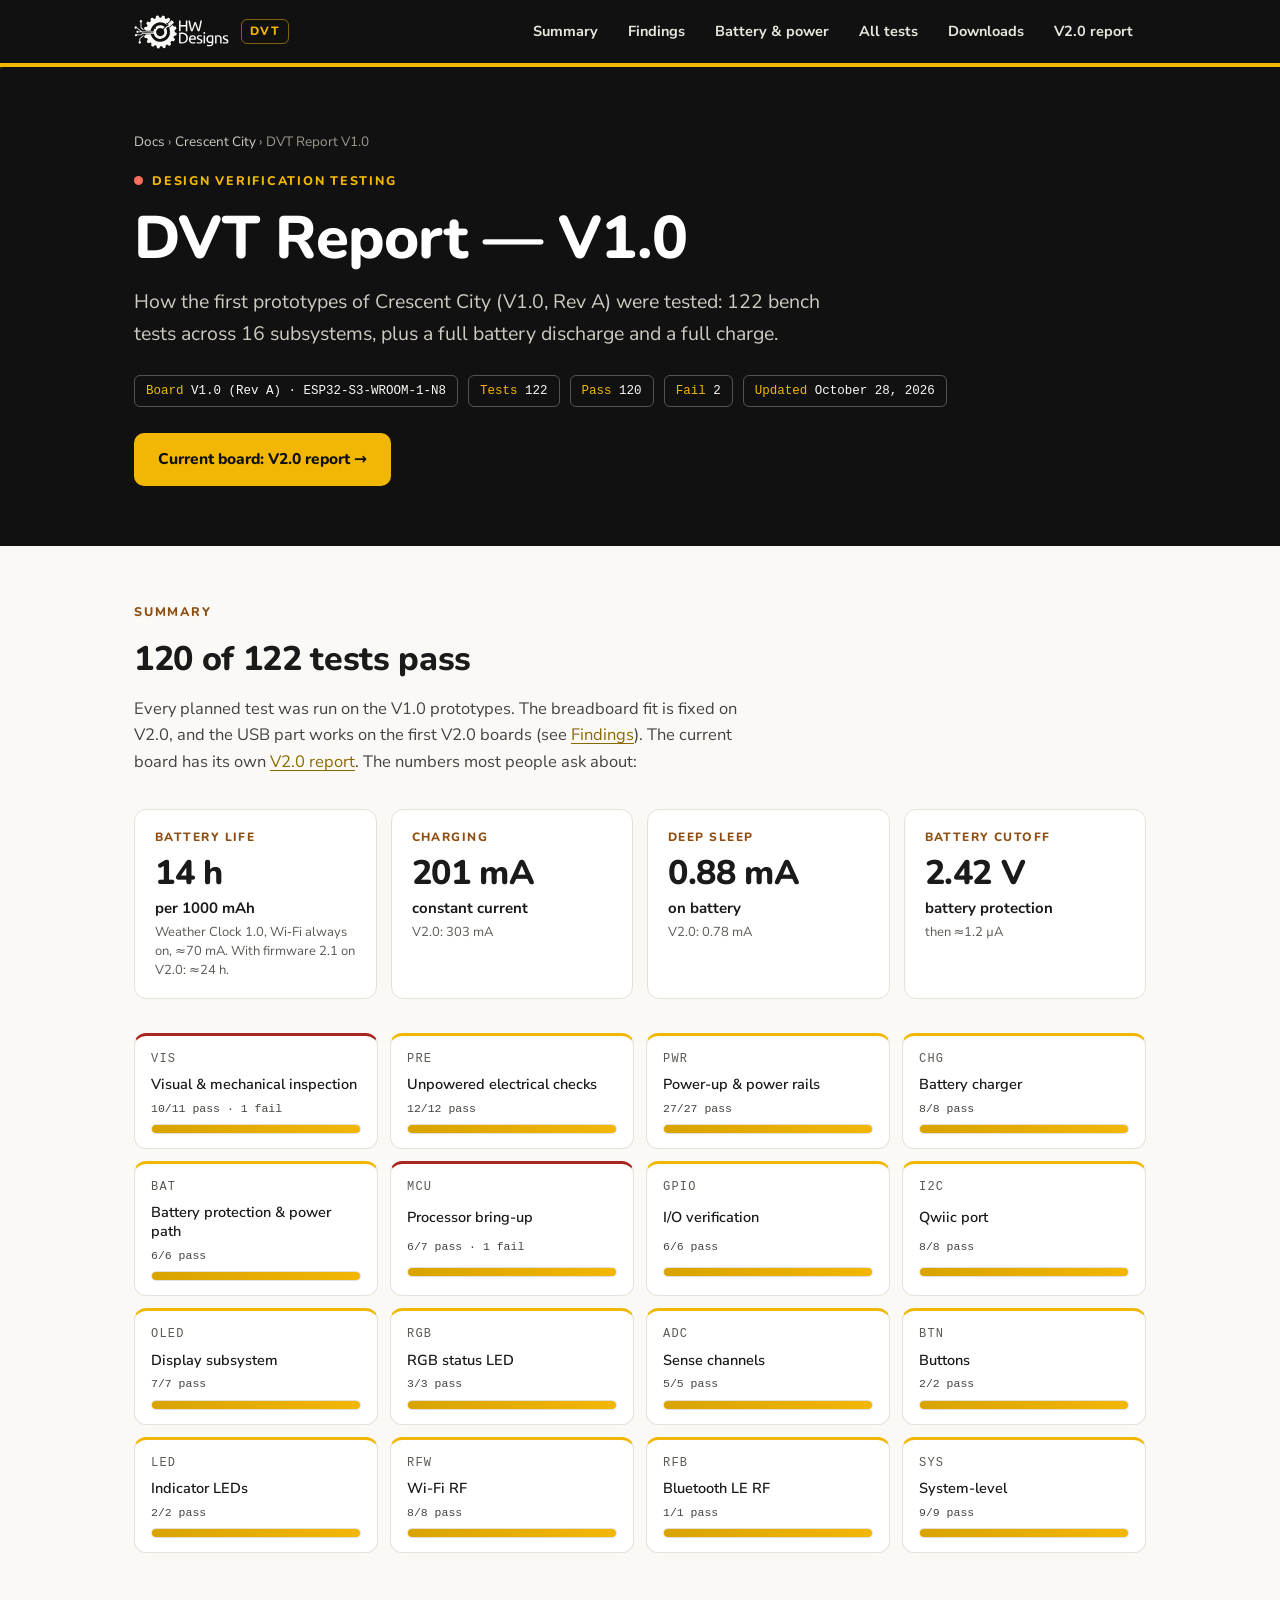
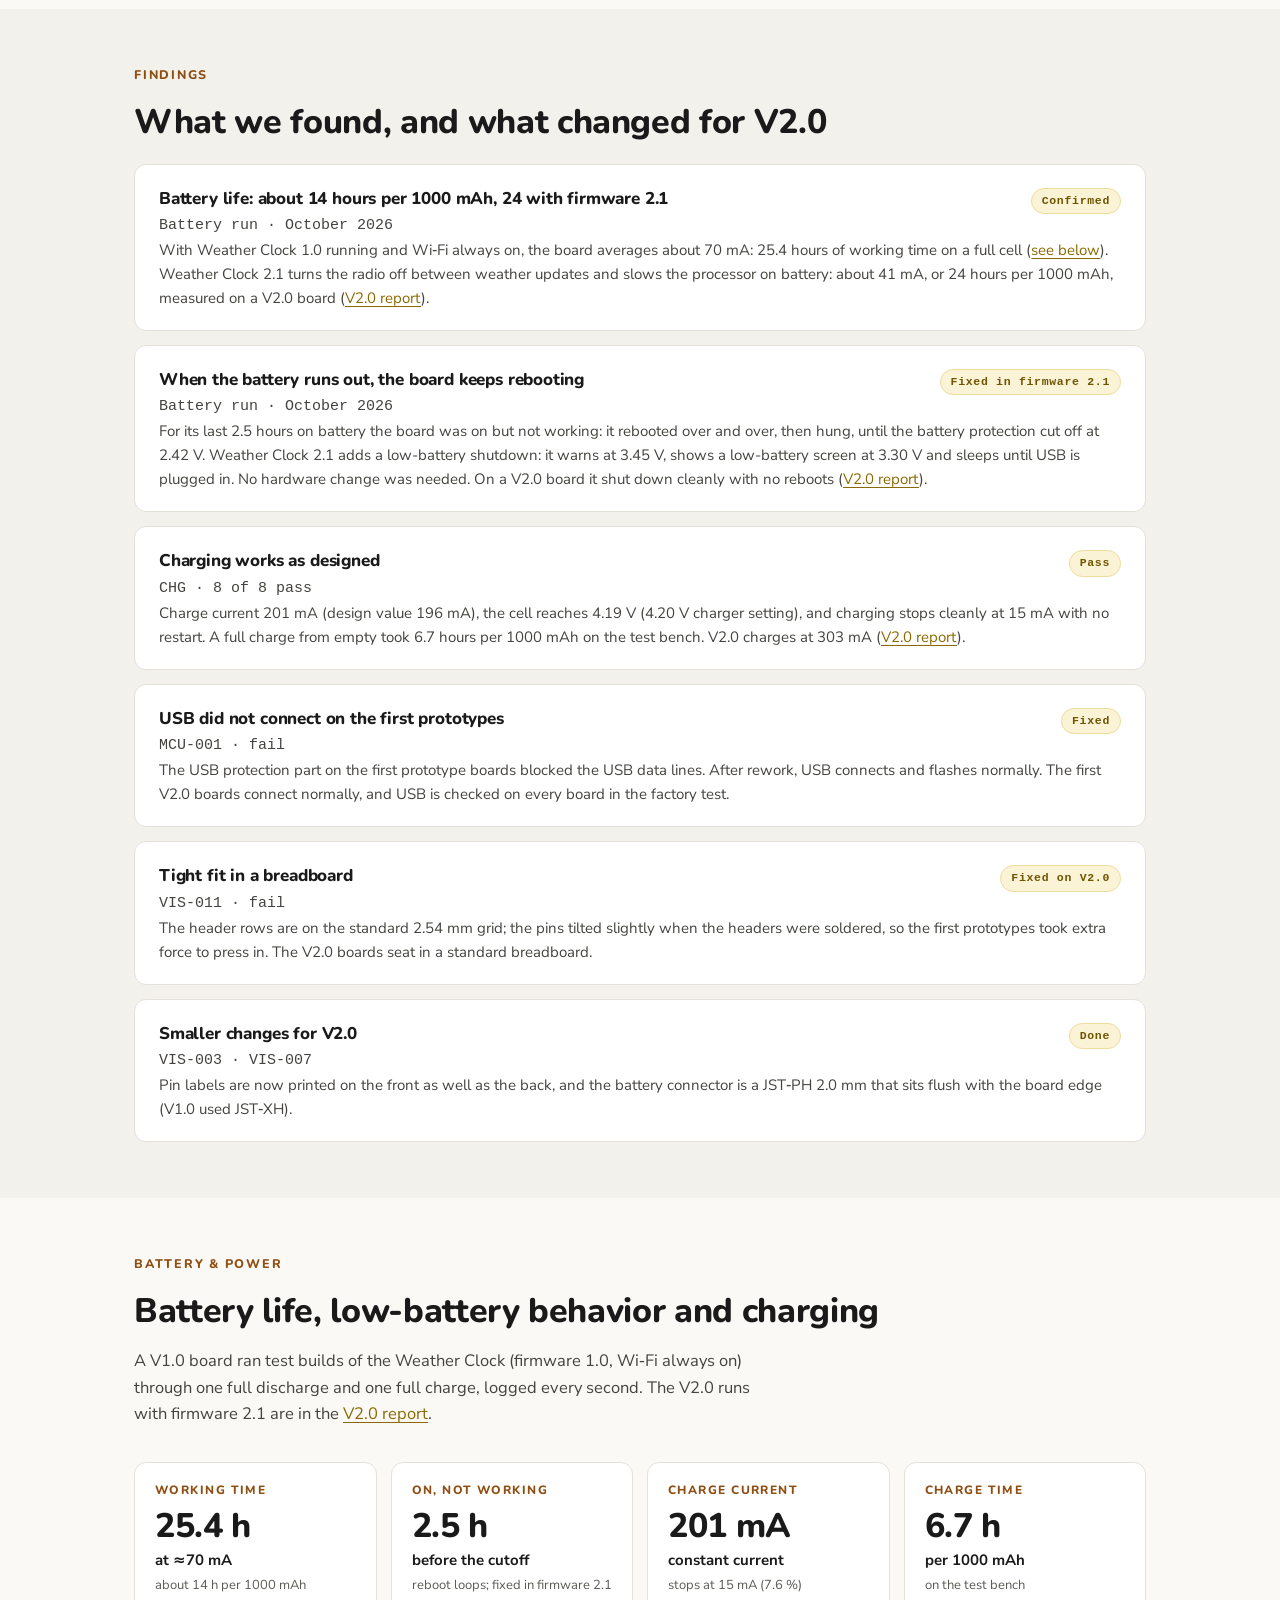
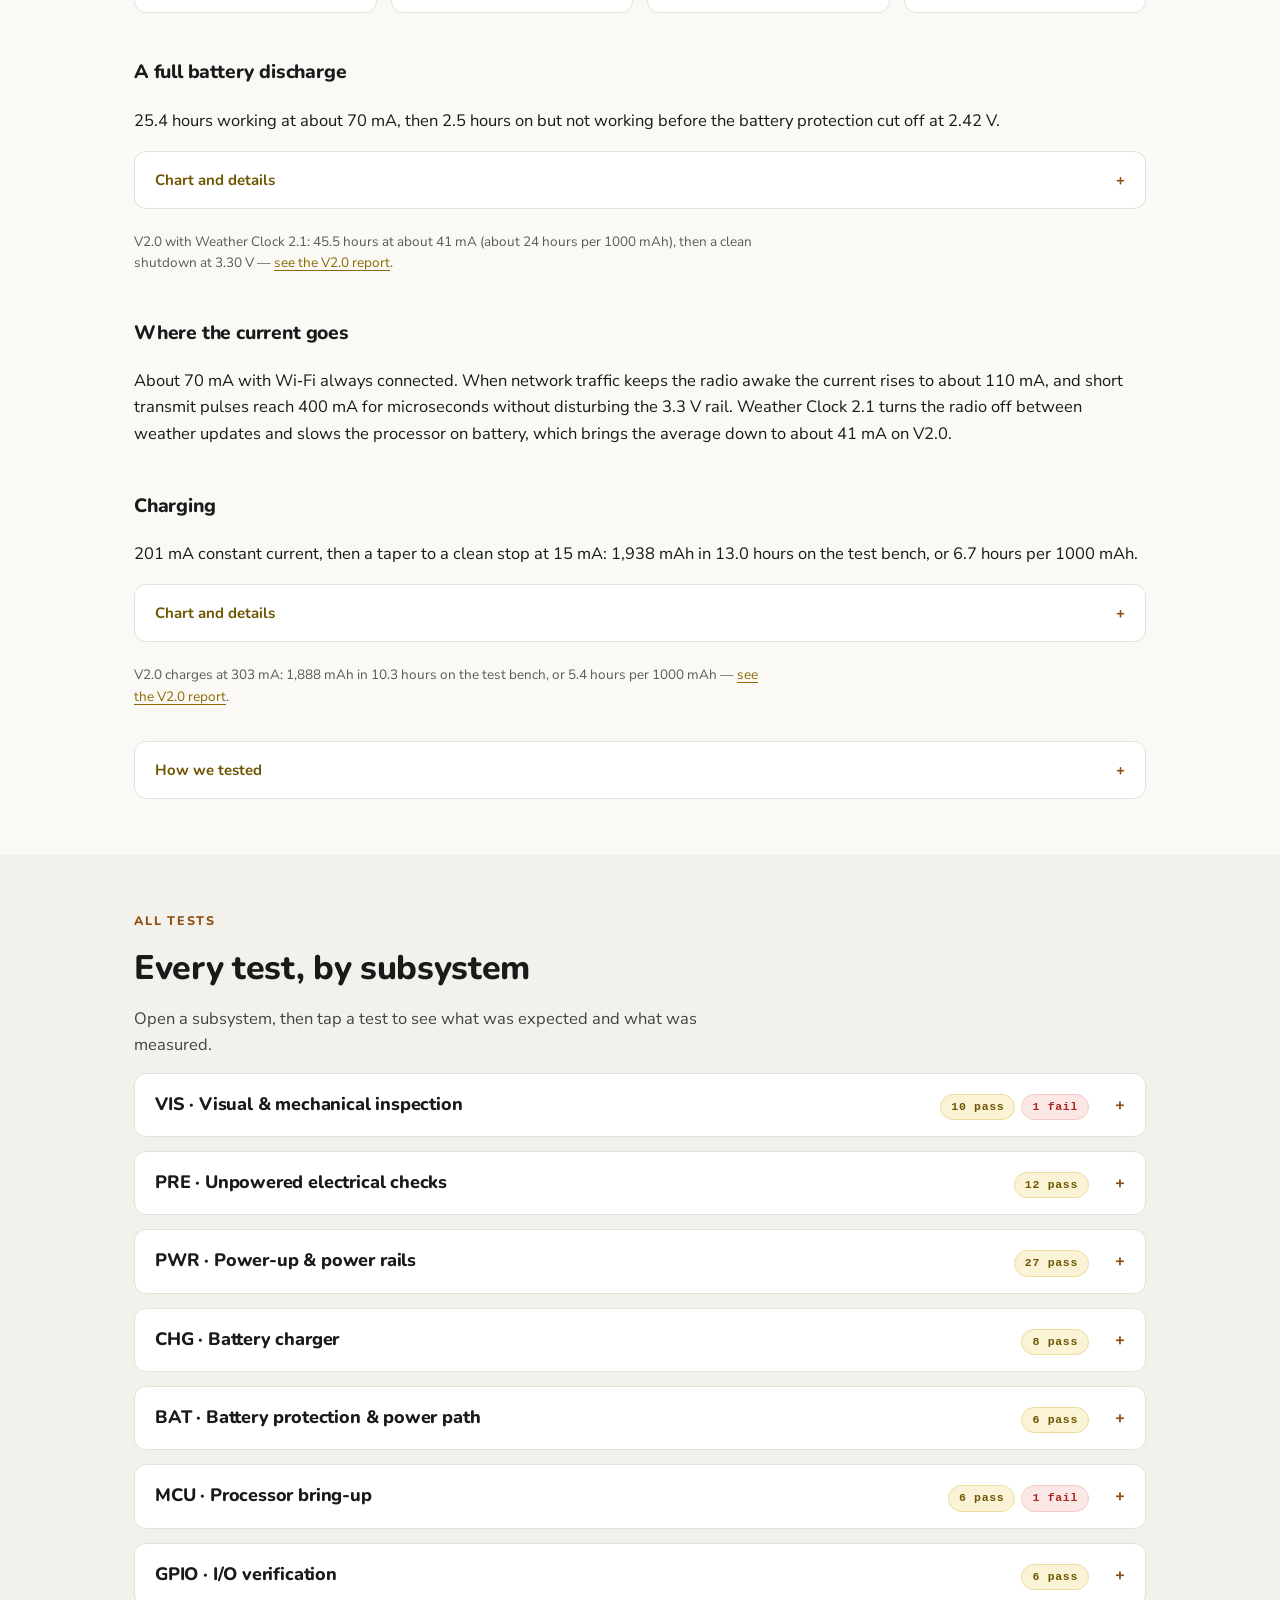
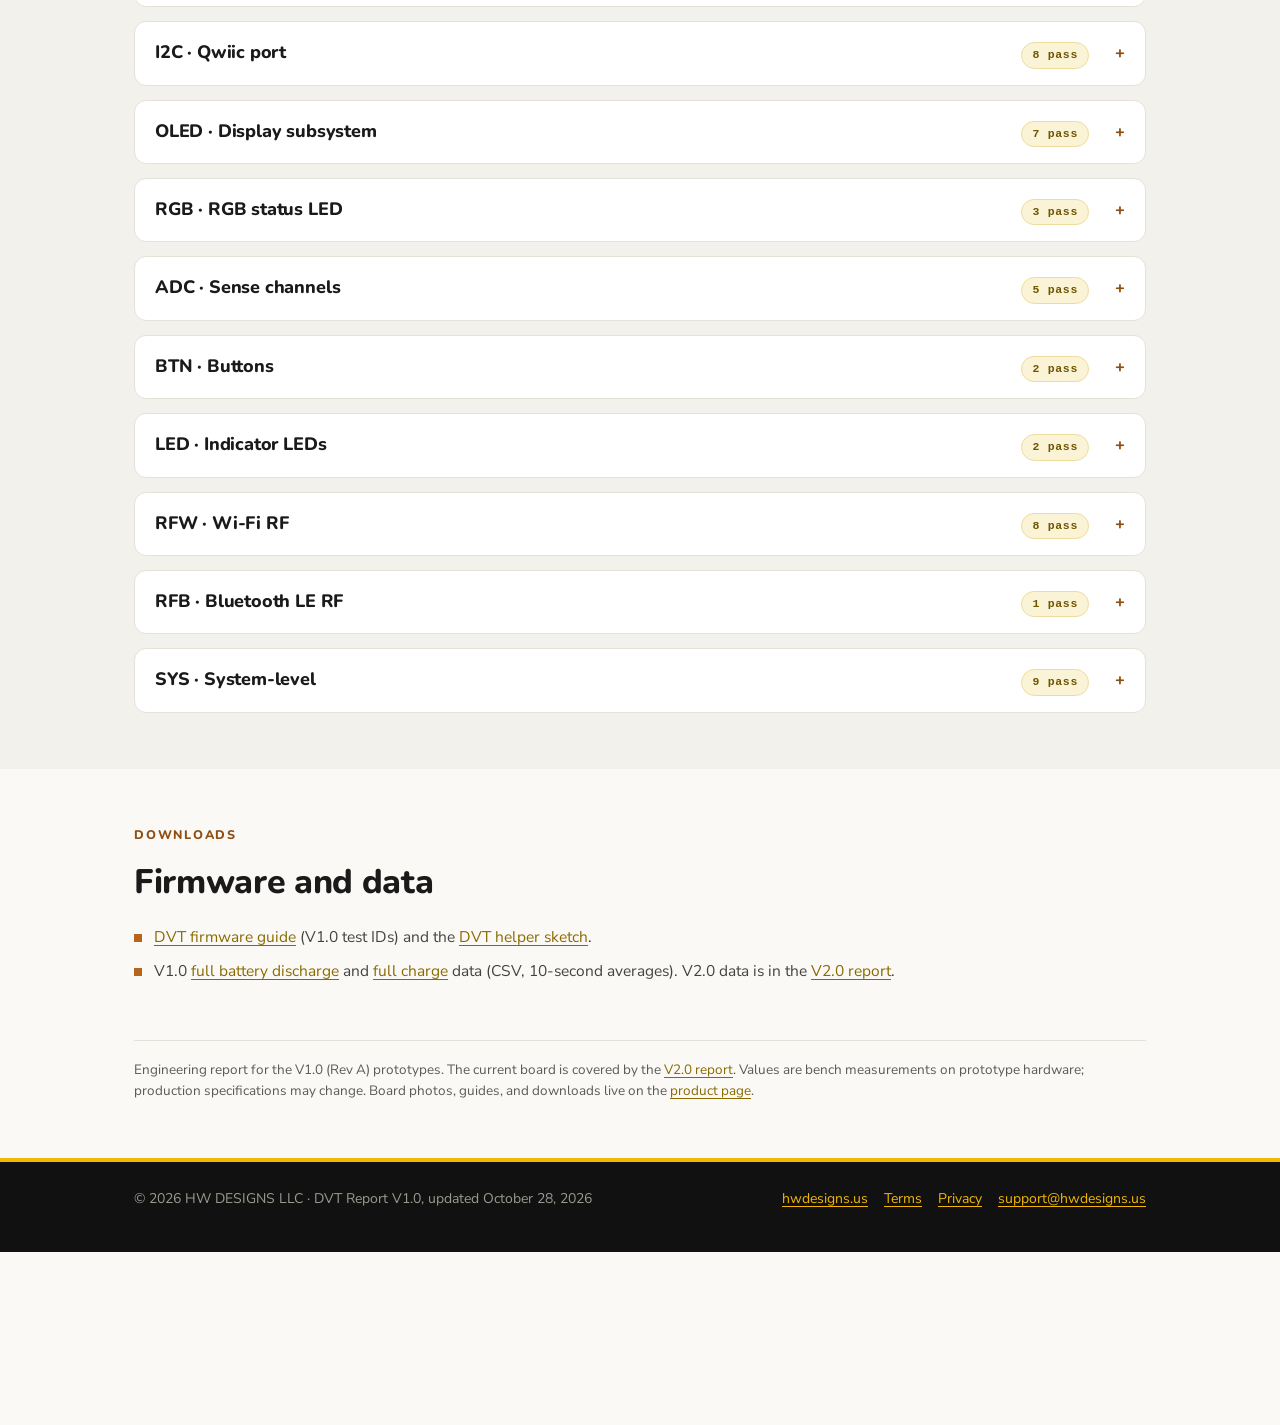
<file: esp32-s3/power-profile.html>
<!DOCTYPE html>
<html lang="en">
<head>
  <meta charset="UTF-8">
  <title>Moved — DVT Report · HW Designs</title>
  <meta http-equiv="refresh" content="0; url=dvt/">
  <link rel="canonical" href="https://docs.hwdesigns.us/esp32-s3/dvt/">
</head>
<body>
  <p>The power profile is now part of the full DVT report:
     <a href="dvt/">docs.hwdesigns.us/esp32-s3/dvt/</a></p>
  <!-- Cloudflare Web Analytics (cookieless; see https://hwdesigns.us/privacy/) --><script type='module' src='https://static.cloudflareinsights.com/beacon.min.js' data-cf-beacon='{"token": "139cc9ab586844b68c1e6253bc8a0aa7"}'></script><!-- End Cloudflare Web Analytics -->
</body>
</html>
</file>
<file: assets/site.css>
/* ═══════════════════════════════════════════════════════════════════════
   HW Designs — shared site stylesheet (assets/site.css)
   Used by: /index.html (hub) · /esp32-s3/index.html · /esp32-s3/dvt/
   Theme: HW Designs "black & gold" — the same brand system as
   hwdesigns.us. Brand black header and hero, gold primary, copper as the
   hardware accent. Light and dark mode follow the visitor's device.
   Colors and fonts live in :root below — edit once, applies site-wide.
   (Variable names such as --cobalt and --navy are kept from the earlier
   theme so the page files did not have to change; the values are new.)
   ═══════════════════════════════════════════════════════════════════════ */

/* ── Fonts (stored in assets/fonts — no outside requests) ─────────── */
@font-face{font-family:"Nunito";src:url("fonts/nunito-latin.woff2") format("woff2");font-weight:200 1000;font-style:normal;font-display:swap}
@font-face{font-family:"Nunito Sans";src:url("fonts/nunito-sans-latin.woff2") format("woff2");font-weight:200 1000;font-style:normal;font-display:swap}

:root{
  color-scheme: light dark;
  /* Brand constants (same in light and dark) */
  --gold:#F2B705;          /* brand gold — buttons, header line     */
  --on-gold:#111111;       /* text on gold                          */
  --frame:#FFFFFF;         /* frames behind product renders & charts (they have white backgrounds) */
  /* Light surfaces */
  --paper:#FAF9F6;         /* page background                       */
  --card:#FFFFFF;          /* cards & tables                        */
  --tint:#F3F1EC;          /* alternating section bands             */
  --ink:#1A1A1A;           /* headings & body text                  */
  --soft:#45433F;          /* secondary text                        */
  --label:#5C5A55;         /* small labels                          */
  --line:#E4E1DA;          /* borders                               */
  --hover:#F7F4EC;         /* table-row hover                       */
  --code-bg:#F3F1EC;       /* code blocks                           */
  --code-inline:#ECE8DF;   /* inline code                           */
  /* Dark surfaces (header, hero, contact panel) */
  --navy:#111111;          /* brand black                           */
  --navy-2:#1E1E1E;        /* raised dark panels                    */
  --bright:#FAF9F6;        /* text on black                         */
  --dim:#CFCBC2;           /* secondary on black                    */
  --faint:#9D998F;         /* tertiary on black                     */
  /* Accents */
  --cobalt:#8A6A00;        /* primary — links, active (gold readable on light) */
  --cobalt-ink:#6E5500;    /* primary text on tint                  */
  --cobalt-lt:#F2B705;     /* primary on black                      */
  --cobalt-tint:#FBF3D6;
  --cobalt-line:#EEDC9C;
  --copper:#B5651D;        /* hardware accent — decorative          */
  --copper-ink:#8F4E12;    /* hardware accent text                  */
  --copper-lt:#F0A65A;     /* hardware accent on black              */
  --copper-tint:#FBEEDD;
  --copper-line:#F0D9BC;
  --red-ink:#A8271F;       /* failures                              */
  --red-tint:#FBE7E6;
  --red-line:#F2CBC8;
  --gray-tint:#EFEDE8;
  --gray-line:#DDD9D0;
  --radius:12px;
  --head:"Nunito",system-ui,-apple-system,"Segoe UI",sans-serif;
  --sans:"Nunito Sans",system-ui,-apple-system,"Segoe UI",sans-serif;
  --mono:ui-monospace,"SF Mono","Cascadia Mono",Menlo,Consolas,monospace;
}

@media (prefers-color-scheme: dark){
  :root{
    --paper:#121212;
    --card:#1B1B1B;
    --tint:#171717;
    --ink:#F2F0EA;
    --soft:#CFCBC2;
    --label:#B3AFA6;
    --line:#2F2D29;
    --hover:#232220;
    --code-bg:#1F1E1C;
    --code-inline:#2A2926;
    --navy-2:#1F1F1F;
    --cobalt:#F2B705;
    --cobalt-ink:#F2B705;
    --cobalt-tint:#2A2410;
    --cobalt-line:#4A3E14;
    --copper:#E4A064;
    --copper-ink:#E4A064;
    --copper-tint:#2B2119;
    --copper-line:#4A3522;
    --red-ink:#F08A80;
    --red-tint:#2E1A18;
    --red-line:#4F2A26;
    --gray-tint:#242424;
    --gray-line:#353535;
  }
}

*{box-sizing:border-box}
html{scroll-behavior:smooth}
body{margin:0;font-family:var(--sans);font-size:16.5px;line-height:1.6;color:var(--ink);background:var(--paper);-webkit-font-smoothing:antialiased}
h1,h2,h3,h4{font-family:var(--head);font-weight:800;letter-spacing:-.01em}
::selection{background:var(--gold);color:var(--on-gold)}
:focus-visible{outline:3px solid var(--gold);outline-offset:3px;border-radius:4px}
.wrap{max-width:1060px;margin:0 auto;padding:0 24px}
a{color:var(--cobalt);text-underline-offset:3px}

.skip{position:absolute;left:-999px;top:0;background:var(--gold);color:var(--on-gold);font-weight:700;padding:10px 16px;z-index:99;border-radius:8px}
.skip:focus{left:12px;top:12px}

/* ── Header & pill-tab nav (black bar + gold line, like hwdesigns.us) ── */
.site-header{position:sticky;top:0;z-index:20;background:var(--navy);border-bottom:4px solid var(--gold)}
.header-inner{display:flex;align-items:center;justify-content:space-between;gap:16px;padding:12px 24px;max-width:1060px;margin:0 auto}
.brand{display:flex;align-items:center;gap:12px;text-decoration:none}
.logo{height:34px;width:auto;display:block}
.brand-fallback{font-family:var(--head);font-weight:800;letter-spacing:.04em;color:var(--bright)}
.brand-docs{font-family:var(--head);font-weight:800;font-size:12px;letter-spacing:.12em;text-transform:uppercase;color:var(--gold);border:1px solid rgba(242,183,5,.5);border-radius:6px;padding:2px 8px}
.site-nav{display:flex;flex-wrap:wrap;gap:4px}
.site-nav a{font-size:14.5px;font-weight:700;color:#E9E6DF;text-decoration:none;padding:7px 12px;border-radius:999px;border:1px solid transparent;transition:background .15s ease,color .15s ease}
.site-nav a:hover{color:var(--gold);background:#1E1E1E}
.site-nav a.active{color:var(--gold);background:rgba(242,183,5,.12);border-color:rgba(242,183,5,.45)}

/* ── Hero (brand black with a faint gold dot-grid) ─────────────────── */
.hero{background:var(--navy) radial-gradient(circle at 1px 1px,rgba(242,183,5,.12) 1px,transparent 1.6px);background-size:auto,26px 26px;color:var(--bright);padding:64px 0 60px}
.hero-grid{display:grid;grid-template-columns:1fr 250px;gap:52px;align-items:center}
.eyebrow{font-family:var(--head);font-weight:800;font-size:12.5px;letter-spacing:.14em;text-transform:uppercase;color:var(--gold);margin:0;display:flex;align-items:center;gap:9px}
.rgb-dot{width:9px;height:9px;border-radius:50%;background:#6FE08A;animation:ledcycle 6s ease-in-out infinite;flex:none}
@keyframes ledcycle{0%,100%{background:#FF6A5A}33%{background:#6FE08A}66%{background:#6FB2FF}}
.hero h1{font-size:clamp(38px,6vw,60px);line-height:1.06;letter-spacing:-.015em;font-weight:800;margin:16px 0 16px;color:#fff;max-width:16ch}
.lede{font-size:clamp(17px,2vw,19.5px);color:var(--dim);max-width:58ch;margin:0 0 26px}
.cta-row{display:flex;flex-wrap:wrap;gap:12px;margin:0 0 18px}
.btn{display:inline-block;padding:12px 22px;border-radius:10px;font-family:var(--head);font-weight:800;font-size:15.5px;text-decoration:none;border:2px solid transparent}
.btn-light{background:var(--gold);color:var(--on-gold)}
.btn-light:hover{background:#FFC91F}
.btn-ghost{border-color:rgba(207,203,194,.45);color:var(--bright)}
.btn-ghost:hover{border-color:var(--bright)}
.quickfacts{font-family:var(--mono);font-size:13px;color:var(--faint);margin:0}
.launch-note{margin:14px 0 0;font-size:15px;color:var(--bright)}
.launch-note a{color:var(--gold);font-weight:600;text-decoration:none}
.launch-note a:hover{text-decoration:underline}

/* Product shot: white card floating on black with a gold + copper glow.
   (Board renders have white backgrounds, so the frame stays light.)    */
.hero-shot{position:relative;margin:0;justify-self:center;background:var(--frame);border-radius:16px;padding:16px 12px;box-shadow:0 24px 70px rgba(0,0,0,.55)}
.hero-shot::before{content:"";position:absolute;inset:-18%;z-index:-1;background:radial-gradient(closest-side at 35% 40%,rgba(242,183,5,.28),transparent 70%),radial-gradient(closest-side at 70% 75%,rgba(240,166,90,.22),transparent 72%);pointer-events:none}
.hero-shot img{position:relative;display:block;height:440px;width:auto;max-width:100%}

/* ── Sections ──────────────────────────────────────────────────────── */
.section{padding:72px 0}
main > .section:nth-child(even){background:var(--tint)}
section{scroll-margin-top:96px}
.kicker{font-family:var(--head);font-weight:800;font-size:12.5px;letter-spacing:.14em;text-transform:uppercase;color:var(--copper-ink);margin:0}
.section h2{font-size:clamp(26px,3.4vw,34px);letter-spacing:-.01em;margin:10px 0 10px}
.section-intro{color:var(--soft);max-width:62ch;margin:0}

/* ── Getting-started steps ─────────────────────────────────────────── */
.steps{list-style:none;margin:36px 0 0;padding:0;display:grid;gap:14px}
.step{background:var(--card);border:1px solid var(--line);border-radius:var(--radius);padding:24px 26px;display:grid;grid-template-columns:44px 1fr;gap:20px}
.step-no{font-family:var(--head);font-weight:800;font-size:17px;color:var(--on-gold);background:var(--gold);width:40px;height:40px;border-radius:10px;display:grid;place-items:center}
.step h3{margin:7px 0 8px;font-size:19px}
.step p{margin:0 0 10px;color:var(--soft)}
.step p:last-child{margin-bottom:0}
pre{background:var(--code-bg);color:var(--ink);border:1px solid var(--line);border-left:3px solid var(--gold);border-radius:8px;padding:14px 18px;overflow-x:auto;font-family:var(--mono);font-size:13.5px;line-height:1.6;margin:12px 0}
code{font-family:var(--mono)}
p code,li code,td code{background:var(--code-inline);border-radius:5px;padding:2px 6px;font-size:.88em}
.settings{border-collapse:collapse;margin:12px 0 4px;font-size:14.5px}
.settings th,.settings td{text-align:left;padding:8px 22px 8px 0;border-bottom:1px solid var(--line)}
.settings th{font-weight:700;color:var(--ink)}
.settings td{font-family:var(--mono);font-size:13.5px;color:var(--soft)}
.hint{font-size:14px;color:var(--label)}

/* ── Board tour ────────────────────────────────────────────────────── */
.tour-grid{display:grid;grid-template-columns:1fr 1fr;gap:22px;margin:36px 0 0}
.tour-col h3{margin:0 0 12px;font-size:19px}
.render-frame{background:var(--frame);border:1px solid var(--line);border-radius:14px;padding:20px;display:flex;justify-content:center}
.render-frame img{display:block;height:520px;width:auto;max-width:100%}
.feat{list-style:none;margin:18px 0 0;padding:0;display:grid;gap:9px}
.feat li{position:relative;padding-left:20px;color:var(--soft);font-size:15.5px}
.feat li::before{content:"";position:absolute;left:0;top:9px;width:8px;height:8px;background:var(--copper)}
.notes{display:grid;grid-template-columns:repeat(3,1fr);gap:14px;margin:30px 0 0}
.note{background:var(--card);border:1px solid var(--line);border-top:3px solid var(--copper);border-radius:var(--radius);padding:20px 22px}
.note h4{margin:0 0 8px;font-size:16px}
.note p{margin:0;color:var(--soft);font-size:14.5px}
.dims{font-family:var(--mono);font-size:13.5px;color:var(--label);margin:26px 0 0}
.diagram-frame{background:var(--frame);border:1px solid var(--line);border-radius:14px;padding:20px 20px 16px;margin:26px 0 0}
.diagram-frame > a{display:block}
.diagram-frame img{display:block;width:100%;height:auto}
.diagram-caption{font-size:14px;color:#5C5A55;margin:12px 2px 0;line-height:1.55}
.diagram-caption b{color:#45433F}

/* ── Spec grid ─────────────────────────────────────────────────────── */
.grid-specs{display:grid;grid-template-columns:repeat(4,1fr);gap:14px;margin:36px 0 0}
.spec{background:var(--card);border:1px solid var(--line);border-radius:var(--radius);padding:18px 20px}
.spec .label{font-family:var(--head);font-weight:800;font-size:12px;letter-spacing:.12em;text-transform:uppercase;color:var(--copper-ink)}
.spec .val{margin-top:8px;font-weight:700;font-size:15px;line-height:1.5}

/* ── Key numbers: the summary strip at the top of a page ───────────────
   <div class="grid-specs keynums"><div class="spec"><div class="label">Battery life</div>
   <div class="val"><span class="big">24 h</span>per 1000 mAh<span class="sub">Weather Clock 2.1</span></div></div>… */
.keynums{margin:28px 0 0}
.spec .big{display:block;font-family:var(--head);font-weight:800;font-size:clamp(26px,3.2vw,34px);line-height:1.1;letter-spacing:-.01em;color:var(--ink);margin:2px 0 4px;white-space:nowrap}
.spec .sub{display:block;font-size:13px;font-weight:400;line-height:1.45;color:var(--label);margin-top:4px}

/* ── "More detail" — expandable sections for the weeds ─────────────────
   <details class="more"><summary>Setup details</summary><div class="more-body">…</div></details> */
details.more{margin:16px 0 0}
details.more > summary{font-family:var(--head);font-size:15px;color:var(--cobalt-ink)}
.more-body{padding:0 20px 18px;color:var(--soft);font-size:15px}
.more-body > :first-child{margin-top:0}
.more-body > :last-child{margin-bottom:0}
.more-body p{padding:0;margin:0 0 10px}

/* ── Downloads table ───────────────────────────────────────────────── */
.dl-table{width:100%;border-collapse:collapse;margin:32px 0 0;background:var(--card);border:1px solid var(--line);border-radius:var(--radius);overflow:hidden}
.dl-table thead th{font-family:var(--head);font-weight:800;font-size:12px;letter-spacing:.12em;text-transform:uppercase;color:var(--label);text-align:left;padding:14px 20px;border-bottom:1px solid var(--line);background:var(--card)}
.dl-table td{padding:16px 20px;border-bottom:1px solid var(--line);vertical-align:top;background:var(--card)}
.dl-table tbody tr:last-child td{border-bottom:none}
.dl-table tbody tr:hover td{background:var(--hover)}
.dl-name{font-weight:700}
.dl-desc{color:var(--soft);font-size:15px}
.dl-file a{font-family:var(--mono);font-size:13.5px;text-underline-offset:3px}
.table-note{font-size:14px;color:var(--label);margin:14px 0 0}

/* ── Example cards ─────────────────────────────────────────────────── */
.grid-ex{display:grid;grid-template-columns:repeat(3,1fr);gap:14px;margin:36px 0 0}
.card{background:var(--card);border:1px solid var(--line);border-radius:var(--radius);padding:24px;display:flex;flex-direction:column;gap:10px}
.card h3{margin:0;font-size:18px}
.card p{margin:0;color:var(--soft);font-size:15px;flex:1}
.btn-sm{align-self:flex-start;font-family:var(--head);font-size:14px;font-weight:800;color:var(--cobalt-ink);border:2px solid var(--cobalt);border-radius:8px;padding:7px 14px;text-decoration:none}
.btn-sm:hover{background:var(--gold);border-color:var(--gold);color:var(--on-gold)}

/* ── Support ───────────────────────────────────────────────────────── */
.grid-support{display:grid;grid-template-columns:1fr 1.3fr;gap:14px;margin:36px 0 0}
.contact{background:var(--navy-2);color:var(--bright);border-radius:var(--radius);border-top:4px solid var(--gold);padding:26px 28px}
.contact h3{margin:0 0 8px;font-size:19px;color:#fff}
.contact p{margin:0 0 14px;color:var(--dim);font-size:15px}
.contact p:last-child{margin:0}
.contact a{color:var(--gold);font-weight:700;font-size:15.5px}
.faq{display:grid;gap:10px;align-content:start}
details{background:var(--card);border:1px solid var(--line);border-radius:var(--radius)}
summary{list-style:none;cursor:pointer;padding:16px 20px;font-weight:700;display:flex;justify-content:space-between;gap:12px}
summary::-webkit-details-marker{display:none}
summary::after{content:"+";font-family:var(--head);font-weight:800;color:var(--copper-ink)}
details[open] summary::after{content:"–"}
details p{margin:0;padding:0 20px 16px;color:var(--soft);font-size:15px}

/* ── Hub board cards ───────────────────────────────────────────────── */
.grid-boards{display:grid;gap:16px}
.board-card{display:grid;grid-template-columns:200px 1fr;gap:26px;align-items:center;background:var(--card);border:1px solid var(--line);border-top:5px solid var(--copper);border-radius:14px;padding:22px;text-decoration:none;transition:transform .15s ease,box-shadow .15s ease}
.board-card:hover{transform:translateY(-2px);box-shadow:0 12px 30px rgba(0,0,0,.12)}
.thumb{background:var(--frame);border:1px solid var(--line);border-radius:10px;padding:14px 10px;display:flex;justify-content:center}
.thumb img{display:block;height:230px;width:auto;max-width:100%}
.b-name{display:block;font-family:var(--head);font-size:21px;font-weight:800;color:var(--ink);margin:0 0 6px}
.b-desc{display:block;color:var(--soft);font-size:15.5px;margin:0 0 12px}
.b-tags{display:block;font-family:var(--mono);font-size:12.5px;color:var(--copper-ink);margin:0 0 14px}
.b-go{display:inline-block;font-family:var(--head);font-weight:800;font-size:15px;color:var(--copper-ink)}
.board-card:hover .b-go{text-decoration:underline;text-underline-offset:4px}
.more-note{font-size:14.5px;color:var(--label);margin:20px 0 0}

/* ── Status pills & progress (DVT report) ──────────────────────────── */
.pill{display:inline-block;font-family:var(--mono);font-size:11.5px;letter-spacing:.06em;font-weight:600;border-radius:999px;padding:3px 10px;border:1px solid transparent;white-space:nowrap}
.pill-pass{background:var(--cobalt-tint);color:var(--cobalt-ink);border-color:var(--cobalt-line)}
.pill-fail{background:var(--red-tint);color:var(--red-ink);border-color:var(--red-line)}
.pill-open{background:var(--copper-tint);color:var(--copper-ink);border-color:var(--copper-line)}
.pill-na{background:var(--gray-tint);color:var(--label);border-color:var(--gray-line)}
.progress{height:10px;border-radius:999px;background:var(--gray-tint);overflow:hidden;border:1px solid var(--line)}
.progress > span{display:block;height:100%;background:linear-gradient(90deg,#D9A300,var(--gold))}

/* ── Footer (black with gold line, like hwdesigns.us) ──────────────── */
.site-footer{background:var(--navy);border-top:4px solid var(--gold);padding:26px 0 42px;color:var(--faint)}
.footer-inner{display:flex;flex-wrap:wrap;justify-content:space-between;gap:10px 18px;font-size:14px;color:var(--faint)}
.site-footer a{color:var(--gold);text-decoration:underline;text-underline-offset:3px}
.site-footer a:hover{color:#FFD34D;text-decoration-thickness:2px}
.footer-links{display:flex;flex-wrap:wrap;gap:6px 16px}

/* ── Page-level overrides for the DVT report ───────────────────────────
   The DVT page carries its own <style> block with a few fixed light
   colors. These rules (higher specificity) keep it on-brand and readable
   in dark mode without editing the generated page.                     */
html body .t-row summary:hover{background:var(--hover)}
html body p code,html body li code,html body td code{background:var(--code-inline)}
html body .callout{background:var(--tint);border-color:var(--line)}
html body .callout h4{color:var(--copper-ink)}
html body #power .chip b{color:var(--cobalt-ink)}
html body .subsys-index a,html body .plan-detail > summary{color:var(--cobalt-ink)}
html body .sum-card:hover{border-color:var(--gold)}
html body .sum-ok{border-top-color:var(--gold)}
html body .tag-dwell{background:var(--cobalt-tint);color:var(--cobalt-ink)}
html body .tag-sag{background:var(--copper-tint);color:var(--copper-ink)}
html body .tag-spike{background:var(--red-tint);color:var(--red-ink)}
html body figure{background:var(--frame)}
html body figcaption{color:#5C5A55}
html body figcaption b{color:#45433F}
html body .site-footer{margin-top:0;border-top:4px solid var(--gold)}
@media (prefers-color-scheme: dark){
  html body .tag-ripple{background:#1C2A1E;color:#8FD69A}
  html body .verdict .tag{color:#8FD69A}
}


/* ── Phone-width fixes: let grid items shrink and wide tables scroll ── */
.step > *,.grid-specs > *,.grid-ex > *,.notes > *,.tour-grid > *,.grid-support > *,.board-card > *,.event > *{min-width:0}
.spec .val{overflow-wrap:anywhere}
@media (max-width:700px){
  .settings,html body .tbl{display:block;overflow-x:auto;-webkit-overflow-scrolling:touch}
  html body .stat-row,html body .sum-grid{grid-template-columns:repeat(2,minmax(0,1fr))}
  .dl-table td,.dl-table thead th{padding:12px 12px}
  .dl-table td{overflow-wrap:anywhere}
}

/* ── Responsive ────────────────────────────────────────────────────── */
@media (max-width:900px){
  .hero-grid{grid-template-columns:1fr;gap:36px}
  .hero-shot{justify-self:start}
  .hero-shot img{height:380px}
  .tour-grid{grid-template-columns:1fr}
  .render-frame img{height:440px}
  .notes{grid-template-columns:1fr}
  .grid-specs{grid-template-columns:repeat(2,1fr)}
  .grid-ex{grid-template-columns:1fr}
  .grid-support{grid-template-columns:1fr}
  .board-card{grid-template-columns:1fr}
  .thumb img{height:200px}
}
@media (max-width:560px){
  .grid-specs{grid-template-columns:1fr}
  .step{grid-template-columns:1fr;gap:10px}
  .dl-desc-col{display:none}
}
/* Phones: keep the page nav to one row under the logo; it scrolls sideways if it is long */
@media (max-width:640px){
  .header-inner{flex-wrap:wrap;row-gap:6px;padding:10px 16px}
  .site-nav{flex-wrap:nowrap;width:100%;overflow-x:auto;scrollbar-width:none;-webkit-overflow-scrolling:touch}
  .site-nav::-webkit-scrollbar{display:none}
  .site-nav a{white-space:nowrap;padding:6px 10px;font-size:14px}
}
@media (prefers-reduced-motion:reduce){
  html{scroll-behavior:auto}
  .rgb-dot{animation:none;background:var(--gold)}
  .site-nav a,.board-card{transition:none}
}
</file>
